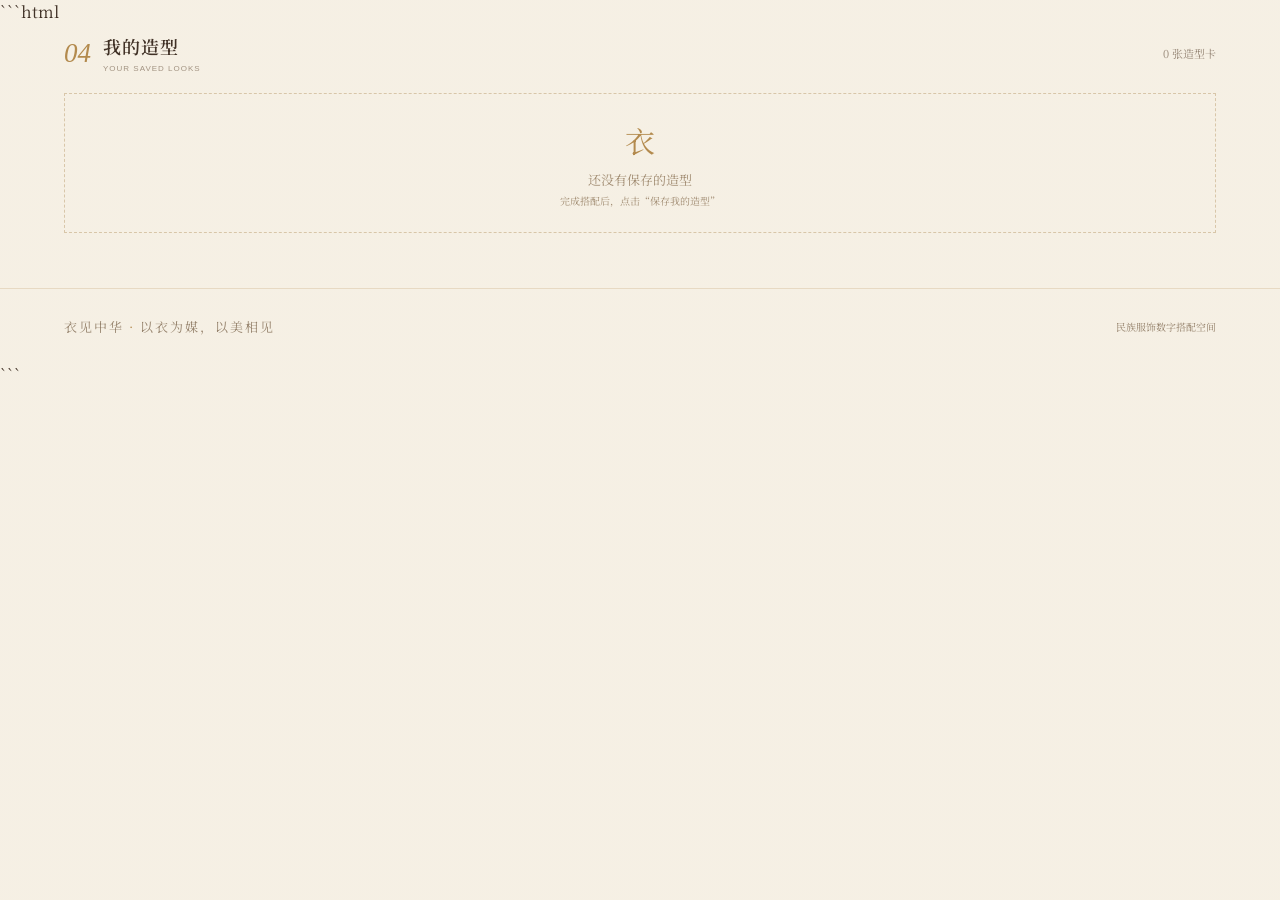
<file: record.html>
```html
<!DOCTYPE html>
<html lang="zh-CN">
<head>
  <meta charset="UTF-8">
  <meta name="viewport" content="width=device-width, initial-scale=1.0">
  <title>我的造型｜衣见中华</title>
  <link rel="stylesheet" href="style.css">
</head>
<body>

  <!-- 公共导航：下一步从 outfit.html 复制原有导航到这里 -->

  <main class="page-container">
    <section class="saved-section" id="saved">
      <div class="saved-heading">
        <div class="section-heading">
          <span class="section-number">04</span>
          <div>
            <h2>我的造型</h2>
            <p>YOUR SAVED LOOKS</p>
          </div>
        </div>
        <span class="saved-count" id="savedCount">0 张造型卡</span>
      </div>

      <div class="saved-grid" id="savedGrid">
        <div class="saved-empty">
          <span>衣</span>
          <p>还没有保存的造型</p>
          <small>完成搭配后，点击“保存我的造型”</small>
        </div>
      </div>
    </section>
  </main>

  <footer class="footer">
    <div class="footer-brand">衣见中华 <span>·</span> 以衣为媒，以美相见</div>
    <p>民族服饰数字搭配空间</p>
  </footer>

  <div class="toast" id="toast" role="status" aria-live="polite"></div>

  <script src="script.js"></script>
</body>
</html>
```
</file>
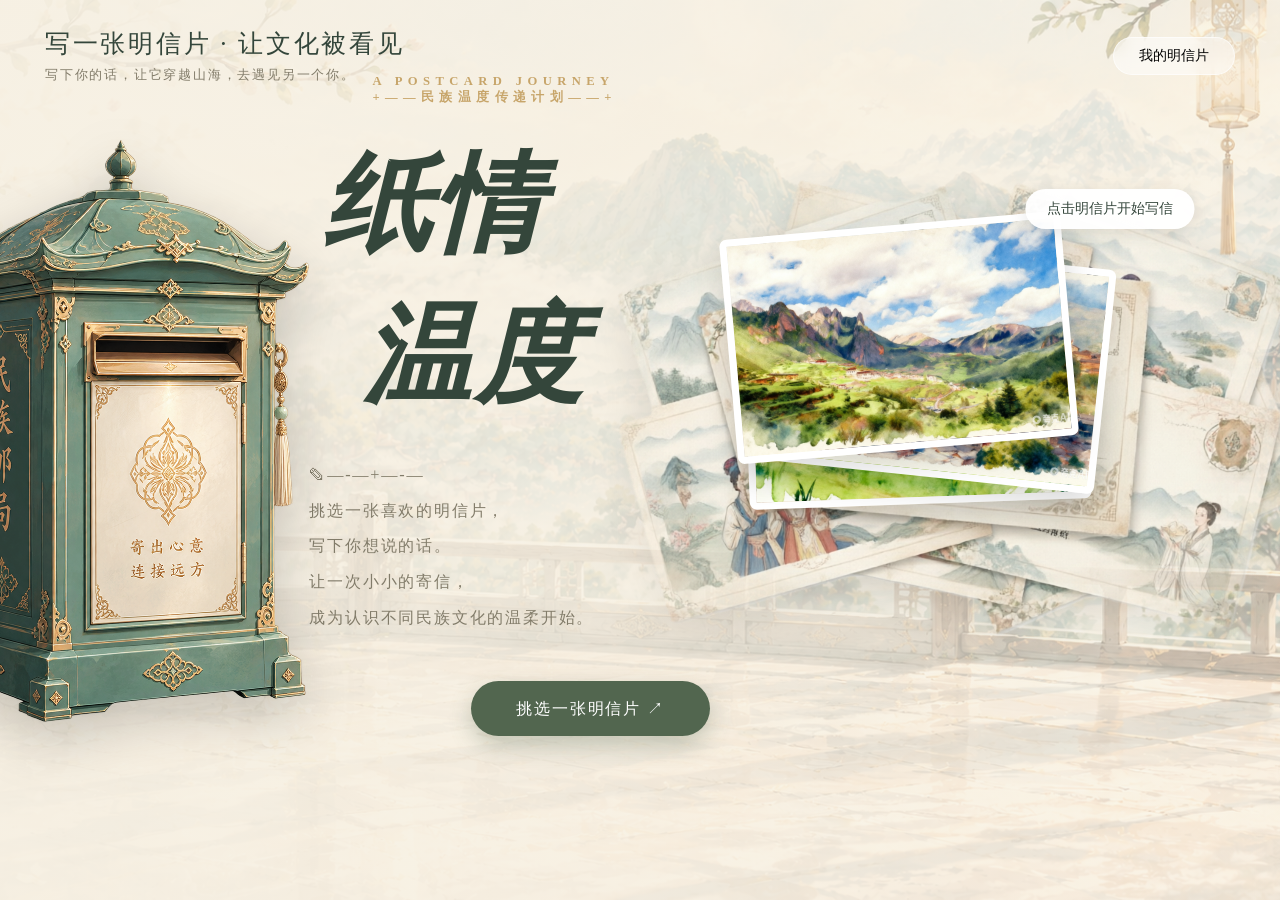
<file: 明信片/mxp.html>
<!doctype html>
<html lang="zh-CN">

<head>
  <meta charset="utf-8">
  <meta name="viewport" content="width=device-width,initial-scale=1">
  <title>衣见中华·民族邮局</title>
  <style>
    :root {
      --paper: #f6f0e3;
      --ink: #34463b;
      --muted: #827c6a;
      --primary: #52664f;
      --gold: #c7a56a;
      --line: #d8c8a9;
    }

    * {
      box-sizing: border-box;
      margin: 0;
      padding: 0;
    }

    body {
      margin: 0;
      color: var(--ink);
      font-family: "Noto Serif SC", "Songti SC", serif;
      min-height: 100vh;
      overflow: hidden;
      zoom: 0.9
    }

    /* 背景图与遮罩 */
    .bg-img {
      position: fixed;
      inset: 0;
      /* 这里替换你的背景图 */
      background: url("background.png") no-repeat center center;
      background-size: cover;
      z-index: 0;
    }

    .bg-img::after {
      content: '';
      position: absolute;
      inset: 0;
      background: linear-gradient(90deg, rgba(246, 240, 227, 0.95) 0%, rgba(246, 240, 227, 0.8) 50%, rgba(246, 240, 227, 0.5) 100%);
      pointer-events: none;
    }

    /* 顶部导航 */
    .header {
      position: absolute;
      top: 0;
      left: 0;
      right: 0;
      padding: 30px 50px;
      display: flex;
      justify-content: space-between;
      align-items: center;
      z-index: 10;
    }

    .brand h1 {
      font-size: 28px;
      font-weight: 500;
      letter-spacing: 3px;
    }

    .brand p {
      font-size: 14px;
      color: var(--muted);
      margin-top: 8px;
      letter-spacing: 2px;
    }

    .btn-album {
      border: 1px solid rgba(255, 255, 255, 0.6);
      background: rgba(255, 255, 255, 0.5);
      backdrop-filter: blur(8px);
      padding: 10px 28px;
      border-radius: 30px;
      font-size: 15px;
      cursor: pointer;
      transition: all 0.3s;
    }

    .btn-album:hover {
      background: #fff;
      border-color: var(--gold);
    }

    /* 主布局 */
    .main-container {
      position: relative;
      z-index: 5;
      display: flex;
      align-items: center;
      justify-content: space-between;
      width: 100%;
      max-width: 1500px;
      height: 100vh;
      margin: 0 auto;
      padding: 0 8%;
    }

    /* =========================================================
       ★★★ 【信箱大小与位置】在这里修改 ★★★
       ========================================================= */
    .mailbox-area {
      width: 700px;
      /* 信箱宽度 */
      height: 900px;
      /* 信箱高度 */
      position: relative;
      cursor: pointer;
      transition: transform 0.3s;
      margin-top: -130px;
      /* 上下位置微调 */
      margin-left: -330px;
    }

    .mailbox-area:hover {
      transform: scale(1.02);
    }

    .mailbox-img {
      width: 100%;
      height: 100%;
      /* 这里替换你的信箱贴图 */
      background: url("xingxiang\ 2.png") no-repeat center bottom;
      background-size: contain;
      filter: drop-shadow(0 20px 30px rgba(0, 0, 0, 0.2));
    }

    .mail-hint {
      position: absolute;
      top: 15%;
      left: 80%;
      background: rgba(255, 255, 255, 0.95);
      padding: 15px 25px;
      border-radius: 12px;
      border: 1px solid #fff;
      box-shadow: 0 10px 25px rgba(0, 0, 0, 0.08);
      opacity: 0;
      transform: translateX(-20px);
      transition: all 0.5s;
      pointer-events: none;
      white-space: nowrap;
    }

    .mailbox-area.has-mail .mail-hint {
      opacity: 1;
      transform: translateX(0);
    }

    .mail-hint .title {
      color: var(--primary);
      font-weight: bold;
      font-size: 16px;
      margin-bottom: 4px;
    }

    /* 中间文字 */
    .intro-area {
      flex: 1;
      max-width: 600px;
      display: flex;
      flex-direction: column;
      align-items: flex-start;
      margin-left: 40px;
    }

    .kicker {
      font-size: 14px;
      letter-spacing: 6px;
      color: var(--gold);
      margin-bottom: 25px;
      font-weight: bold;
      margin-left: -110px;
    }

    .intro-area h2 {
      font-size: 120px;
      font-weight: 700;
      color: var(--ink);

      /* 👇 稍微加大行高，错位排版才好看 */
      line-height: 1.4;
      letter-spacing: 4px;
      margin-bottom: 30px;

      /* 👇 加上这句实现斜体 */
      font-style: italic;
      /* 💡 小贴士：如果宋体自带的斜体看着不自然，可以注释掉上面那句，用下面的倾斜：
         transform: skewX(-10deg);  */

      /* 👇 加上这两行 */
      position: relative;
      left: -150px;
      /* 负数往左移，正数往右移。你可以改这个数值调距离 */
    }

    /* 👇 让两行变成块级元素，以便单独控制 */
    .intro-area h2 span {
      display: block;
      transition: transform 0.3s;


    }

    /* 👇 第一行：往左错位一点点 */
    .intro-area h2 .title-line1 {
      transform: translateX(-15px);
    }

    /* 👇 第二行：往右错位更多，形成阶梯感 */
    .intro-area h2 .title-line2 {
      transform: translateX(30px);
    }

    .intro-area p {
      font-size: 18px;
      color: var(--muted);
      line-height: 2.2;
      letter-spacing: 2px;
      margin-bottom: 50px;
      margin-left: -180px;
    }

    .btn-start {
      background: var(--primary);
      color: #fff;
      border: none;
      padding: 18px 50px;
      border-radius: 40px;
      font-size: 18px;
      letter-spacing: 2px;
      cursor: pointer;
      transition: all 0.3s;
      box-shadow: 0 10px 25px rgba(82, 102, 79, 0.3);
    }

    .btn-start:hover {
      background: #3e4f3b;
      transform: translateY(-3px);
    }

    /* 右侧明信片堆 */
    .stack-area {
      width: 500px;
      /* 建议把宽度放大一点，让底图更明显 */
      height: 400px;
      position: relative;
      cursor: pointer;
    }

    /* 👇 新增的底图样式 */
    .stack-bg {
      width: 100%;
      height: 100%;
      object-fit: contain;
      /* 保证图片完整显示 */
      position: absolute;
      inset: 0;
      z-index: 1;
      /* 在卡片底层 */
      pointer-events: none;
      transition: transform 0.3s;
      /* 给底图加一个浅浅的阴影 */
      filter: drop-shadow(0 15px 25px rgba(0, 0, 0, 0.15));
    }

    .stack-area:hover .stack-bg {
      transform: scale(1.02);
      /* 鼠标移上去时底图也微微放大 */
    }

    .stack-hint {
      position: absolute;
      top: -40px;
      /* 👈 这里往上提，数值越小越靠上 */
      left: 85%;
      /* 👈 水平居中 */
      transform: translateX(-50%);
      background: rgba(255, 255, 255, 0.95);
      padding: 12px 24px;
      border-radius: 25px;
      font-size: 15px;
      box-shadow: 0 5px 20px rgba(0, 0, 0, 0.1);
      animation: float 2s infinite alternate;
      white-space: nowrap;
      z-index: 10;
    }

    /* 修正悬浮动画，防止覆盖居中的 transform */
    @keyframes float {
      from {
        transform: translate(-50%, 0);
      }

      to {
        transform: translate(-50%, -10px);
      }
    }


    .card-piece {
      position: absolute;
      width: 380px;
      height: 250px;
      border-radius: 8px;
      box-shadow: 0 15px 35px rgba(0, 0, 0, 0.15);
      border: 8px solid #fff;
      /* 白边保留 */
      background: transparent;
      /* 取消原本的背景色 */
      transition: all 0.4s;

      /* 👇 新增两行，让里面的图片乖乖呆在白边里 */
      overflow: hidden;
      position: absolute;
      /* 确保绝对定位 */
    }

    /* 👇 新增：用伪元素装图片，并施加边缘渐隐 */
    .card-piece::before {
      content: "";
      position: absolute;
      inset: 0;
      /* 铺满内部 */

      /* 图片的显示方式 */
      background-size: cover;
      background-position: center;

      /* 👇 重点：边缘渐淡（羽化）效果。这里加 mask 不会影响外面的白边 */
      /*-webkit-mask-image: radial-gradient(ellipse at center, rgba(0, 0, 0, 1) 40%, rgba(0, 0, 0, 0) 100%);
      mask-image: radial-gradient(ellipse at center, rgba(0, 0, 0, 1) 40%, rgba(0, 0, 0, 0) 100%);*/

      /* 💡 补充：如果你只是想要单纯的“半透明透出背景”，不需要边缘渐隐，
         那就把上面两行 mask 删掉，换成：opacity: 0.5; 即可 */
    }


    /* 第一张图 */
    .card-piece:nth-child(2) {
      top: 0;
      left: 0;
      z-index: 3;
      transform: rotate(-5deg);
    }

    .card-piece:nth-child(2)::before {
      background-image: url("zang.png");
    }

    /* 第二张图 */
    .card-piece:nth-child(3) {
      top: 30px;
      left: 40px;
      z-index: 2;
      transform: rotate(6deg);
    }

    .card-piece:nth-child(3)::before {
      background-image: url("./miao.png");
    }

    /* 第三张图 */
    .card-piece:nth-child(4) {
      top: 60px;
      left: 20px;
      z-index: 1;
      transform: rotate(-2deg);
    }

    .card-piece:nth-child(4)::before {
      background-image: url("mong.png");
    }

    /* 👇 新增的底图样式 */
    .stack-bg {
      position: absolute;
      top: 50%;
      left: 50%;
      /* 将底图居中 */
      transform: translate(-50%, -50%);

      /* 宽高可以调大一点，让底图像个垫子一样铺开，溢出边界一点更好看 */
      width: 210%;
      height: 170%;
      object-fit: contain;

      /* 关键：层级设为 0，确保它在三张卡片 (z-index: 1,2,3) 的下方 */
      z-index: 0;
      pointer-events: none;
      /* 防止底图遮挡鼠标点击 */

      /* 稍微加一点阴影让它有厚度感 */
      filter: drop-shadow(0 15px 25px rgba(0, 0, 0, 0.15));

      /* 鼠标悬停时，底图也微微放大 */
      transition: transform 0.4s ease;

      /* 👇 新增：边缘虚化代码 👇 */
      /* 设置四周边缘透明，中间不透明的渐变遮罩 */
      -webkit-mask-image: radial-gradient(ellipse at center, rgba(0, 0, 0, 1) 40%, rgba(0, 0, 0, 0) 75%);
      mask-image: radial-gradient(ellipse at center, rgba(0, 0, 0, 1) 40%, rgba(0, 0, 0, 0) 75%);
    }

    .stack-area:hover .stack-bg {
      transform: translate(-50%, -50%) scale(1.03);
    }

    .stack-area:hover .card-piece:nth-child(2) {
      transform: translateY(-10px) rotate(-8deg);
    }

    .stack-area:hover .card-piece:nth-child(3) {
      transform: translateY(-5px) rotate(10deg);
    }

    /* =========================================================
       弹窗通用样式
       ========================================================= */
    .backdrop {
      position: fixed;
      inset: 0;
      /* 改成浅米色半透明，与信纸颜色融合 */
      background: rgba(246, 240, 227, 0.65);
      /* 增强毛玻璃模糊，让底图变柔和 */
      backdrop-filter: blur(15px);
      -webkit-backdrop-filter: blur(15px);
      display: none;
      align-items: center;
      justify-content: center;
      z-index: 50;
      padding: 16px;
    }

    .backdrop.show {
      display: flex;
    }

    .modal {
      width: min(900px, 100%);
      max-height: 92vh;
      overflow: auto;
      border: 1px solid var(--line);
      border-radius: 16px;
      background: #fdfbf7;
      box-shadow: 0 30px 100px rgba(0, 0, 0, 0.3);
      position: relative;
      padding: 30px;
    }

    .close {
      position: absolute;
      right: 20px;
      top: 20px;
      border: none;
      background: transparent;
      font-size: 24px;
      cursor: pointer;
      color: #aaa;
    }

    /* =========================================================
       选明信片弹窗 (复刻你给的代码)
       ========================================================= */
    .modal h3 {
      font-size: 24px;
      margin-bottom: 10px;
    }

    .modal p.subline {
      color: var(--muted);
      font-size: 14px;
      margin-bottom: 20px;
    }

    .choosegrid {
      display: grid;
      grid-template-columns: repeat(4, 1fr);
      gap: 15px;
    }

    .pick {
      border: 1px solid #d7c39e;
      background: #fffbf1;
      padding: 10px;
      border-radius: 8px;
      cursor: pointer;
      transition: all 0.2s;
    }



    /* 👇 新增：真实图片的样式 */
    .pick img {
      width: 100%;
      height: 160px;
      /* 和原来的高度保持一致 */
      object-fit: cover;
      /* 保证图片不变形 */
      border-radius: 4px;
      border: 1px solid #eee;
      display: block;
    }





    /* 用 CSS 绘制的明信片样式 (原代码) */
    .art {
      height: 160px;
      position: relative;
      overflow: hidden;
      background: linear-gradient(#cbd9d0 0 30%, #f0dfbc 30% 100%);
      border-radius: 4px;

      /* 👇 新增：边缘渐淡 */
      -webkit-mask-image: radial-gradient(ellipse at center, rgba(0, 0, 0, 1) 60%, rgba(0, 0, 0, 0) 100%);
      mask-image: radial-gradient(ellipse at center, rgba(0, 0, 0, 1) 60%, rgba(0, 0, 0, 0) 100%);
    }

    .art:before {
      content: "";
      position: absolute;
      left: -5%;
      right: -5%;
      bottom: 25%;
      height: 47%;
      background: linear-gradient(145deg, transparent 25%, #8b9d83 25.5% 43%, transparent 43.5%), linear-gradient(35deg, transparent 20%, #b4b998 20.5% 49%, transparent 49.5%), linear-gradient(150deg, transparent 48%, #718c76 48.5% 66%, transparent 66.5%);
    }

    .art:after {
      content: "";
      position: absolute;
      bottom: 0;
      left: 0;
      right: 0;
      height: 28%;
      background: linear-gradient(#d7b985, #eee0bd);
    }

    .figure {
      position: absolute;
      bottom: 17%;
      left: 38%;
      width: 17px;
      height: 45px;
      border-radius: 10px 10px 3px 3px;
      background: #b85e48;
      z-index: 2;
      box-shadow: 14px 4px 0 -2px #405e67;
    }

    .figure:before {
      content: "";
      position: absolute;
      top: -12px;
      left: 2px;
      width: 13px;
      height: 13px;
      border-radius: 50%;
      background: #d4a77e;
      border: 2px solid #394c42;
    }

    .figtitle {
      position: absolute;
      z-index: 3;
      top: 5px;
      left: 5px;
      writing-mode: vertical-rl;
      font-size: 10px;
      color: #76513b;
    }

    .stamp {
      position: absolute;
      right: 4px;
      top: 4px;
      border: 1px solid #bd805d;
      background: #f8e7c9;
      color: #a65d4a;
      font-size: 10px;
      padding: 3px;
      z-index: 3;
    }

    .pick span {
      display: block;
      margin-top: 10px;
      font-size: 14px;
      text-align: center;
      font-weight: bold;
    }


    /* =========================================================
       书写弹窗与巨型钢笔 (参考图2)
       ========================================================= */
    .write-modal {
      background: transparent;
      border: none;
      box-shadow: none;
      display: flex;
      align-items: center;
      justify-content: center;
      gap: 20px;
      width: 100%;
      max-width: 1300px;
      position: relative;
    }

    /* 信纸 */
    .paper-card {
      width: 800px;
      height: 550px;
      /* 你的背景图 */
      background: #fdfbf7 url("./xin.png") no-repeat center/cover;
      border-radius: 16px;
      /* 稍微加大圆角 */
      /* 使用三层柔和阴影代替生硬的黑影 */
      box-shadow:
        0 10px 30px rgba(0, 0, 0, 0.05),
        0 30px 60px rgba(0, 0, 0, 0.08),
        0 50px 100px rgba(0, 0, 0, 0.12);
      /* 如果你的图片自带一圈硬边，可以加一个细小的边框遮住它 */
      border: 1px solid rgba(255, 255, 255, 0.8);
      padding: 50px;
      position: relative;
      margin-left: 150px;
      /* 给左边钢笔留空间 */

      /* 添加微微的缩放动画，打开更自然 */
      transform: scale(0.95);
      transition: all 0.5s cubic-bezier(0.25, 1, 0.5, 1);

      /* 👇 新增：边缘渐淡（把中心留得更大，免得字看不清） */
      -webkit-mask-image: radial-gradient(ellipse at center, rgba(0, 0, 0, 1) 70%, rgba(0, 0, 0, 0) 100%);
      mask-image: radial-gradient(ellipse at center, rgba(0, 0, 0, 1) 70%, rgba(0, 0, 0, 0) 100%);
    }

    /* 弹窗显示时，信纸放大到正常比例 */
    .backdrop.show .paper-card {
      transform: scale(1);
    }

    .paper-card textarea {
      width: 100%;
      height: 100%;
      border: none;
      background: transparent;
      resize: none;
      font-family: inherit;
      font-size: 22px;
      line-height: 2.2;
      color: var(--ink);
      outline: none;
    }

    .char-count {
      position: absolute;
      bottom: 30px;
      right: 40px;
      font-size: 15px;
      color: var(--muted);
    }

    /* =========================================================
       ★★★ 【钢笔大小与位置】在这里修改 ★★★
       ========================================================= */
    .pen-container {
      position: absolute;
      left: 5%;
      /* 初始状态：靠屏幕左侧 */
      top: 20%;
      /* 初始状态：垂直居中 */
      transform: translateY(-50%);
      display: flex;
      flex-direction: column;
      align-items: center;
      gap: 20px;
      z-index: 60;
      cursor: pointer;
      /* 让容器平移变得平滑 */
      transition: left 0.8s cubic-bezier(0.34, 1.56, 0.64, 1),
        top 0.8s cubic-bezier(0.34, 1.56, 0.64, 1);
    }

    .pen-img {
      width: 600px;
      /* 钢笔宽度 */
      height: 1100px;
      /* 钢笔高度 */
      background: url("pen.png") no-repeat center bottom;
      background-size: contain;
      /* 默认状态：倾斜伸入 */
      transform: rotate(15deg);
      /* 让笔身旋转变得平滑 */
      transition: transform 0.8s cubic-bezier(0.34, 1.56, 0.64, 1);
      filter: drop-shadow(10px 15px 15px rgba(0, 0, 0, 0.3));
    }

    /* 点击后：钢笔飞向信纸写字的姿态 */
    .pen-container.writing {
      left: 75%;
      /* 🎯 目标位置：水平飞向中间偏左（对应信纸位置） */
      top: -35%;
      /* 🎯 目标位置：稍微往上飞一点（对应信纸高度） */
    }

    .pen-container.writing .pen-img {
      transform: rotate(45deg);
      /* 变成写字角度 */
    }

    /* 提示文字独立定位 */
    .pen-hint {
      position: absolute;
      left: 5%;
      /* 初始位置在左边钢笔旁边 */
      top: 10%;
      z-index: 70;
      background: #fff;
      padding: 12px 24px;
      border-radius: 30px;
      font-size: 16px;
      box-shadow: 0 8px 20px rgba(0, 0, 0, 0.1);
      border: 1px solid var(--gold);
      white-space: nowrap;
      /* 添加平滑移动动画 */
      transition: all 0.6s cubic-bezier(0.25, 1, 0.5, 1);
    }

    /* 当点击钢笔后，提示字飞到屏幕正上方，不遮挡信纸 */
    .pen-hint.active {
      left: 5%;
      top: 10%;
      transform: translateX(-50%);
      background: var(--primary);
      color: #fff;
      border-color: var(--primary);
      box-shadow: 0 10px 30px rgba(82, 102, 79, 0.4);
    }

    /* 倒计时弹窗 */
    .wait-box {
      text-align: center;
      padding: 50px;
    }

    .wait-box h3 {
      font-size: 24px;
      margin-bottom: 15px;
    }

    #seconds {
      font-size: 60px;
      color: var(--gold);
      font-weight: bold;
      margin: 20px 0;
    }

    /* 回信弹窗 */
    .reply-card {
      width: 750px;
      height: 520px;

      /* 👇 把原来的 url 删掉，换成这行半透明白色底 */
      background: rgba(255, 252, 245, 0.85);

      border-radius: 8px;
      padding: 60px;
      position: relative;
      box-shadow: 0 30px 60px rgba(0, 0, 0, 0.3);
      overflow: hidden;
      /* 防止里面的背景图溢出圆角 */
    }

    /* 👇 新增：专门用来放底图的层 */
    .reply-card::before {
      content: "";
      position: absolute;
      inset: 0;
      /* 这里填入你的底图路径 */
      background: url("xin.png") no-repeat center/cover;

      /* 👇 核心代码：调整这里的数值！ */
      /* 0 是全透明，1 是原图。0.3 ~ 0.5 之间能隐约看到山水，且不干扰文字 */
      opacity: 0.4;

      z-index: 0;
      /* 放在底层 */
    }

    .reply-text {
      position: relative;
      z-index: 1;
      /* 确保字在上面 */
      font-size: 20px;
      line-height: 2.2;
      white-space: pre-wrap;
      margin-bottom: 40px;
      color: #2c3e2e;
      /* 字体颜色可以稍微加深一点 */

      /* 💡 进阶神技：给文字加一圈极淡的白色发光，不管背景多花，字都能看清 */
      text-shadow: 0 2px 10px rgba(255, 255, 255, 0.9), 0 0 4px rgba(255, 255, 255, 1);
    }

    .reply-sign {
      position: relative;
      z-index: 1;
      /* 确保字在上面 */
      text-align: right;
      font-size: 18px;
      color: var(--muted);
    }



    /* 相册弹窗 */
    .album-modal {
      width: 900px;
      height: 650px;
      display: flex;
      flex-direction: column;
    }

    .tabs {
      display: flex;
      gap: 30px;
      margin-bottom: 20px;
      border-bottom: 1px solid #eee;
      padding-bottom: 15px;
    }

    .tab {
      border: none;
      background: none;
      font-size: 16px;
      cursor: pointer;
      color: var(--muted);
    }

    .tab.active {
      color: var(--primary);
      font-weight: bold;
      font-size: 18px;
    }

    .albumgrid {
      display: grid;
      grid-template-columns: repeat(3, 1fr);
      gap: 20px;
      overflow-y: auto;
      flex: 1;
    }

    .albumitem {
      background: #fff;
      border: 1px solid #eee;
      border-radius: 10px;
      padding: 15px;
      display: flex;
      flex-direction: column;
      gap: 10px;
      box-shadow: 0 5px 15px rgba(0, 0, 0, 0.05);
    }

    .albumitem .tag {
      font-size: 12px;
      color: #fff;
      background: var(--primary);
      padding: 4px 10px;
      border-radius: 12px;
      align-self: flex-start;
    }

    .albumitem .tag.recv {
      background: var(--gold);
    }

    .albumitem .text {
      font-size: 14px;
      line-height: 1.8;
      color: #444;
      display: -webkit-box;
      -webkit-box-orient: vertical;
      -webkit-line-clamp: 4;
      line-clamp: 4;
      /* 👈 加上这一行，波浪线就消失了 */
      overflow: hidden;
    }

    .albumitem .time {
      font-size: 12px;
      color: #999;
      text-align: right;
    }

    /* 提示 Toast */
    .toast {
      position: fixed;
      top: 40px;
      left: 50%;
      transform: translate(-50%, -20px);
      background: var(--primary);
      color: #fff;
      padding: 12px 30px;
      border-radius: 30px;
      font-size: 15px;
      opacity: 0;
      pointer-events: none;
      transition: all 0.3s;
      z-index: 99;
    }

    .toast.show {
      opacity: 1;
      transform: translate(-50%, 0);
    }
  </style>
</head>

<body>

  <div class="bg-img"></div>

  <header class="header">
    <div class="brand">
      <h1>写一张明信片 · 让文化被看见</h1>
      <p>写下你的话，让它穿越山海，去遇见另一个你。</p>
    </div>
    <button class="btn-album" id="btnAlbum">我的明信片</button>
  </header>

  <!-- 主页面 -->
  <div class="main-container">
    <!-- 左侧信箱 -->
    <div class="mailbox-area" id="mailbox">
      <div class="mailbox-img"></div>
      <div class="mail-hint">
        <div>
          <div class="title" id="hintTitle">有新信了</div>
          <div class="desc">点击查看回信</div>
        </div>
      </div>
    </div>

    <!-- 中间文字 -->
    <div class="intro-area">
      <div class="kicker">A POSTCARD JOURNEY<br>+——民族温度传递计划——+</div>
      <h2>
        <span class="title-line1">纸情</span>
        <span class="title-line2">温度</span>
      </h2>
      <p>✎—-—+—-—<br> 挑选一张喜欢的明信片，<br> 写下你想说的话。<br> 让一次小小的寄信，<br> 成为认识不同民族文化的温柔开始。</p>
      <button class="btn-start" id="btnStart">挑选一张明信片 ↗</button>
    </div>

    <!-- 右侧卡片 -->
    <div class="stack-area" id="stack">
      <div class="stack-hint">点击明信片开始写信</div>

      <div class="card-piece"></div>
      <div class="card-piece"></div>
      <div class="card-piece"></div>
      <img src="./ditu.png" class="stack-bg" alt="明信片底座">
    </div>
  </div>

  <!-- 弹窗：挑选明信片 -->
  <div class="backdrop" id="choose">
    <div class="modal">
      <button class="close" onclick="closeModal('choose')">×</button>
      <h3>选一张明信片</h3>
      <p class="subline">挑选一张你喜欢的画面，让这次相遇从这里开始。</p>
      <div class="choosegrid" id="choosegrid"></div>
    </div>
  </div>

  <!-- 弹窗：书写 -->
  <div class="backdrop" id="write">
    <div class="write-modal">
      <!-- 巨型钢笔（只留笔） -->
      <div class="pen-container" id="penContainer">
        <div class="pen-img"></div>
      </div>

      <!-- 提示文字单独拿出来了！ -->
      <div class="pen-hint" id="penHint">点击钢笔~开始书写</div>

      <!-- 信纸 -->
      <div class="paper-card">
        <button class="close" style="position: absolute; top: 20px; right: 20px; z-index: 10; color: #666;"
          onclick="closeModal('write')">×</button>
        <textarea id="userMessage" maxlength="200" placeholder="在此写下你对少数民族朋友的祝福……"></textarea>
        <div class="char-count"><span id="count">0</span> / 200</div>
      </div>
    </div>
  </div>
  <!-- 弹窗：倒计时 -->
  <div class="backdrop" id="wait">
    <div class="modal wait-box">
      <h3>明信片正在旅途中</h3>
      <p class="subline">信件已经寄出，远方的朋友正在为你准备回信。</p>
      <div id="seconds">5</div>
      <p>正在寄送中……</p>
    </div>
  </div>

  <!-- 弹窗：回信 -->
  <div class="backdrop" id="reply">
    <div class="reply-card">
      <button class="close" onclick="closeModal('reply')">×</button>
      <div class="reply-text" id="replytext"></div>
      <div class="reply-sign" id="sign"></div>
    </div>
  </div>

  <!-- 弹窗：相册 -->
  <div class="backdrop" id="album">
    <div class="modal album-modal">
      <button class="close" onclick="closeModal('album')">×</button>
      <h3>我的明信片</h3>
      <div class="tabs">
        <button class="tab active" data-tab="all">全部</button>
        <button class="tab" data-tab="sent">我寄出的</button>
        <button class="tab" data-tab="received">收到的回信</button>
      </div>
      <div class="albumgrid" id="albumgrid"></div>
    </div>
  </div>

  <div class="toast" id="toast"></div>

  <script>
    // 数据
    const cards = [
      { title: "天边草原", img: "mong.png", color: "#849780" }, // 第一张：蒙古族
      { title: "苗岭银歌", img: "miao.png", color: "#c58a67" },      // 第二张：苗族
      { title: "丝路花语", img: "wei.png", color: "#657f7a" },   // 第三张：维吾尔族
      { title: "绿域梵音", img: "zang.png", color: "#b28b59" }    // 第四张：藏族
    ];
    const replies = [
      // —— 原有的 3 条 ——
      { text: "亲爱的朋友：\n\n你的明信片我收到了。\n谢谢你用这样的方式认识我。\n希望你在探索不同文化的旅途中，一直保有好奇，也收获温暖。\n\n愿你所见皆美好。", sign: "—— 来自贵州的朋友" },
      { text: "你好呀！\n\n很开心收到你的问候。\n每一件衣裳、每一种手艺，都藏着人们对生活的热爱。\n希望有一天，我们能分享更多关于家乡与传统的故事。", sign: "—— 来自云南的朋友" },
      { text: "远方的朋友，你好：\n\n谢谢你愿意停下来，看看不同地方的人们如何生活。\n愿这张小小的明信片，让我们的距离近一点。", sign: "—— 来自广西的朋友" },

      // —— 新增的 5 条 ——
      { text: "扎西德勒！\n\n你的来信跨越了千山万水来到了雪域高原。\n这里的阳光很暖，经幡在风中飞扬。\n愿这份来自高原的祝福，能护佑你岁岁平安，万事胜意。", sign: "—— 来自西藏的朋友" },
      { text: "远方的朋友，你好！\n\n很高兴能收到你的明信片。\n此刻我们这里正飘着瓜果的甜香，人们在葡萄架下跳着舞。\n如果有一天你来到这里，我一定请你吃最甜的哈密瓜！", sign: "—— 来自新疆的朋友" },
      { text: "见字如面：\n\n收到你的来信啦。\n我们这里的苗岭上开满了花，姑娘们身上的银饰叮当响。\n希望你也像这山间的风一样，自由、快乐、无拘无束。", sign: "—— 来自贵州的朋友" },
      { text: "朋友，你好：\n\n在辽阔的草原上读你的信，是一件很浪漫的事。\n马头琴的旋律在风中飘荡，夜晚的星空格外明亮。\n愿你拥有一颗像草原一样宽广、自由的心。", sign: "—— 来自内蒙古的朋友" },
      { text: "嗨，远方的朋友：\n\n谢谢你的问候。\n这里的苍山洱海很美，时光也很慢。\n我们一针一线地扎染出美丽的图案，就像你一字一句写下这封信一样用心。\n祝好！", sign: "—— 来自云南的朋友" }
    ];

    let selected = 0, sent = [], received = [], tab = "all", latest = null;
    let state = 'initial'; // 控制钢笔的点击状态

    const $ = id => document.getElementById(id);

    // 生成假明信片 HTML
    function art(c, i) {
      return `<div class="art" style="background:linear-gradient(${155 + i * 13}deg,${c.color}66,#f1dfbd 65%,#d5d8c3)">
                <span class="figtitle">${c.title}</span>
                <span class="stamp">邮</span>
                <span class="figure" style="background:${c.color}"></span>
              </div>`;
    }

    function closeModal(id) {
      $(id).classList.remove("show");
      // 如果是关闭书写弹窗，重置状态
      if (id === 'write') {
        $('penContainer').classList.remove('writing');
        $('penHint').textContent = "点击钢笔~开始书写";
        state = 'initial';
      }
    }
    function openModal(id) { $(id).classList.add("show"); }

    function toast(t) {
      $("toast").textContent = t;
      $("toast").classList.add("show");
      setTimeout(() => $("toast").classList.remove("show"), 2300);
    }

    // 1. 打开选图弹窗
    function openChoose() {
      $("choosegrid").innerHTML = cards.map((c, i) => `
        <button class="pick" onclick="pick(${i})">
          <!-- 👇 这里直接使用真实图片 -->
          <img src="${c.img}" alt="${c.title}">
          <span>${c.title}</span>
        </button>
      `).join("");
      openModal("choose");
    }

    $("btnStart").onclick = openChoose;
    $("stack").onclick = openChoose;

    // 2. 选中明信片，进入书写
    function pick(i) {
      selected = i;
      closeModal("choose");
      openModal("write");

      // 重置书写状态
      $("userMessage").value = "";
      $("count").textContent = "0";
      state = 'initial';
      $('penContainer').classList.remove('writing');
      $('penHint').textContent = "点击钢笔~开始书写";
    }

    // 字数统计
    $("userMessage").oninput = () => $("count").textContent = $("userMessage").value.length;

    // 3. 钢笔交互逻辑
    $("penContainer").addEventListener('click', () => {
      if (state === 'initial') {
        // 第一次点击：钢笔落下
        $('penContainer').classList.add('writing');
        $('penHint').textContent = "点击钢笔~寄出信件";
        $('userMessage').focus();
        state = 'writing';
      } else if (state === 'writing') {
        // 第二次点击：寄出
        if ($("userMessage").value.trim() === '') {
          toast("先写下一句想说的话吧");
          $("userMessage").focus();
          return;
        }
        sendMail();
      }
    });

    // 4. 寄出与倒计时
    function sendMail() {
      const message = $("userMessage").value.trim();
      sent.unshift({ card: cards[selected], message, date: new Date().toLocaleDateString(), type: "sent" });

      closeModal("write");
      openModal("wait");

      let n = 5;
      $("seconds").textContent = n;

      const t = setInterval(() => {
        n--;
        $("seconds").textContent = n;
        if (n <= 0) {
          clearInterval(t);
          closeModal("wait");

          // 随机生成回信
          latest = replies[Math.floor(Math.random() * replies.length)];
          received.unshift({ card: cards[Math.floor(Math.random() * cards.length)], ...latest, date: new Date().toLocaleDateString(), type: "received" });

          // 信箱闪烁
          $("mailbox").classList.add("has-mail");
          $("hintTitle").textContent = "叮咚！有新信了";

          // 直接弹出回信
          $("replytext").textContent = latest.text;
          $("sign").textContent = latest.sign;
          openModal("reply");
          toast("叮咚！你收到一封回信");
        }
      }, 1000);
    }

    // 5. 点击信箱查看回信
    $("mailbox").onclick = () => {
      if (received.length) {
        const r = received[0];
        $("replytext").textContent = r.text;
        $("sign").textContent = r.sign;
        openModal("reply");
        $("mailbox").classList.remove("has-mail");
      } else {
        toast("信箱还没有新回信，先寄出一张明信片吧");
      }
    };

    // 6. 相册功能
    $("btnAlbum").onclick = () => {
      renderAlbum();
      openModal("album");
    };

    document.querySelectorAll('.tab').forEach(b => {
      b.onclick = (e) => {
        tab = e.target.dataset.tab;
        document.querySelectorAll('.tab').forEach(x => x.classList.remove('active'));
        e.target.classList.add('active');
        renderAlbum();
      };
    });

    function renderAlbum() {
      let a = [...sent, ...received];
      if (tab === "sent") a = sent;
      if (tab === "received") a = received;

      const grid = $("albumgrid");

      if (a.length === 0) {
        grid.innerHTML = '<div style="grid-column:1/-1;text-align:center;padding:50px;color:#999;">这里还空着，快去寄出第一张明信片吧～</div>';
        return;
      }

      grid.innerHTML = a.map(x => `
        <div class="albumitem">
          <div class="tag ${x.type === 'received' ? 'recv' : ''}">${x.type === 'sent' ? '我寄出的' : '收到的回信'}</div>
          <div class="text">${(x.message || x.text || "").replace(/\n/g, '<br>')}</div>
          <div class="time">${x.date}</div>
        </div>
      `).join('');
    }

  </script>
</body>

</html>
</file>
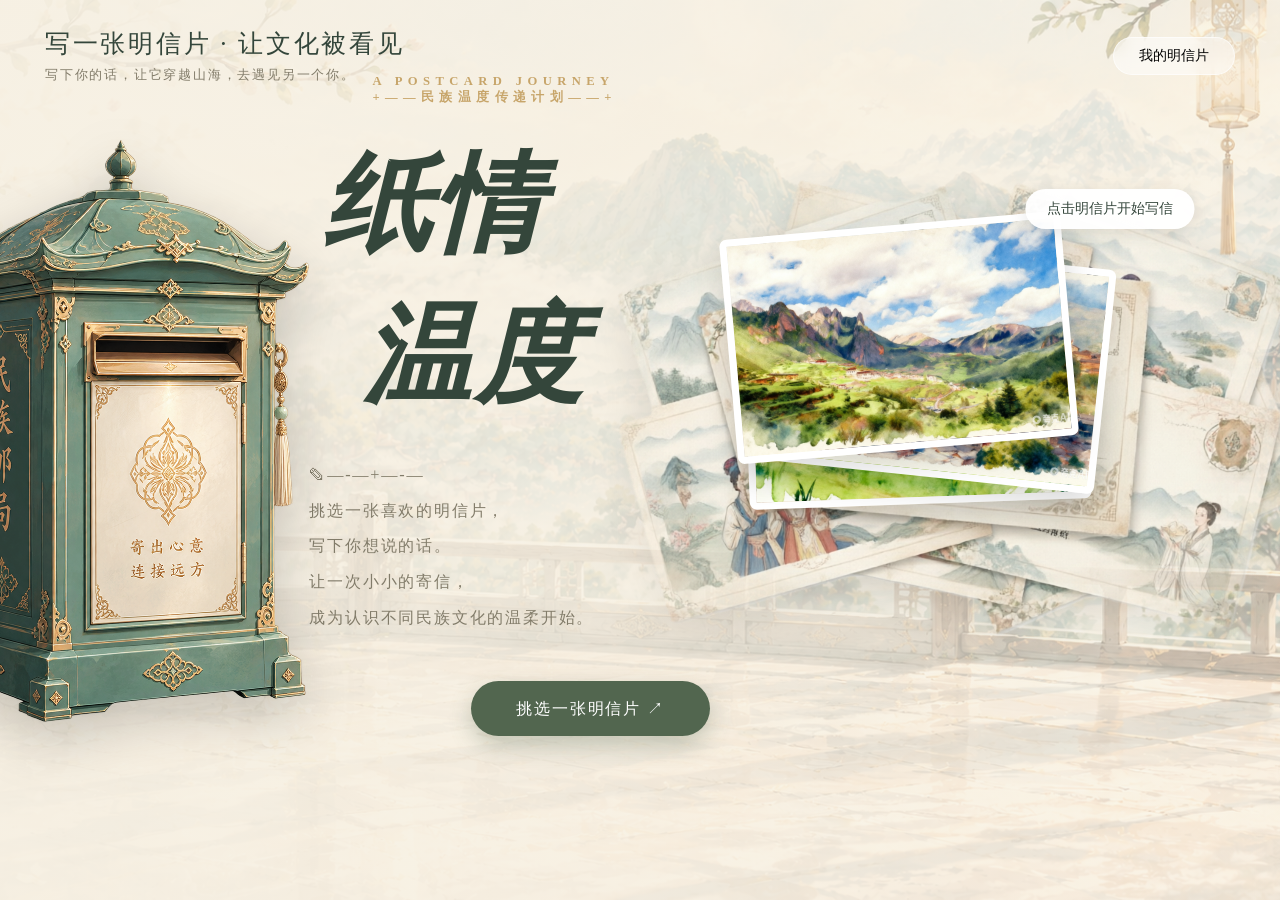
<file: 明信片/mxp2.html>
<!doctype html>
<html lang="zh-CN">

<head>
  <meta charset="utf-8">
  <meta name="viewport" content="width=device-width,initial-scale=1">
  <title>衣见中华·民族邮局</title>
  <style>
    :root {
      --paper: #f6f0e3;
      --ink: #34463b;
      --muted: #827c6a;
      --primary: #52664f;
      --gold: #c7a56a;
      --line: #d8c8a9;
    }

    * {
      box-sizing: border-box;
      margin: 0;
      padding: 0;
    }

    body {
      margin: 0;
      color: var(--ink);
      font-family: "Noto Serif SC", "Songti SC", serif;
      min-height: 100vh;
      overflow: hidden;
      zoom: 0.9
    }

    /* 背景图与遮罩 */
    .bg-img {
      position: fixed;
      inset: 0;
      /* 这里替换你的背景图 */
      background: url("background.png") no-repeat center center;
      background-size: cover;
      z-index: 0;
    }

    .bg-img::after {
      content: '';
      position: absolute;
      inset: 0;
      background: linear-gradient(90deg, rgba(246, 240, 227, 0.95) 0%, rgba(246, 240, 227, 0.8) 50%, rgba(246, 240, 227, 0.5) 100%);
      pointer-events: none;
    }

    /* 顶部导航 */
    .header {
      position: absolute;
      top: 0;
      left: 0;
      right: 0;
      padding: 30px 50px;
      display: flex;
      justify-content: space-between;
      align-items: center;
      z-index: 10;
    }

    .brand h1 {
      font-size: 28px;
      font-weight: 500;
      letter-spacing: 3px;
    }

    .brand p {
      font-size: 14px;
      color: var(--muted);
      margin-top: 8px;
      letter-spacing: 2px;
    }

    .btn-album {
      border: 1px solid rgba(255, 255, 255, 0.6);
      background: rgba(255, 255, 255, 0.5);
      backdrop-filter: blur(8px);
      padding: 10px 28px;
      border-radius: 30px;
      font-size: 15px;
      cursor: pointer;
      transition: all 0.3s;
    }

    .btn-album:hover {
      background: #fff;
      border-color: var(--gold);
    }

    /* 主布局 */
    .main-container {
      position: relative;
      z-index: 5;
      display: flex;
      align-items: center;
      justify-content: space-between;
      width: 100%;
      max-width: 1500px;
      height: 100vh;
      margin: 0 auto;
      padding: 0 8%;
    }

    /* =========================================================
       ★★★ 【信箱大小与位置】在这里修改 ★★★
       ========================================================= */
    .mailbox-area {
      width: 700px;
      /* 信箱宽度 */
      height: 900px;
      /* 信箱高度 */
      position: relative;
      cursor: pointer;
      transition: transform 0.3s;
      margin-top: -130px;
      /* 上下位置微调 */
      margin-left: -330px;
    }

    .mailbox-area:hover {
      transform: scale(1.02);
    }

    .mailbox-img {
      width: 100%;
      height: 100%;
      /* 这里替换你的信箱贴图 */
      background: url("xingxiang\ 2.png") no-repeat center bottom;
      background-size: contain;
      filter: drop-shadow(0 20px 30px rgba(0, 0, 0, 0.2));
    }

    .mail-hint {
      position: absolute;
      top: 15%;
      left: 80%;
      background: rgba(255, 255, 255, 0.95);
      padding: 15px 25px;
      border-radius: 12px;
      border: 1px solid #fff;
      box-shadow: 0 10px 25px rgba(0, 0, 0, 0.08);
      opacity: 0;
      transform: translateX(-20px);
      transition: all 0.5s;
      pointer-events: none;
      white-space: nowrap;
    }

    .mailbox-area.has-mail .mail-hint {
      opacity: 1;
      transform: translateX(0);
    }

    .mail-hint .title {
      color: var(--primary);
      font-weight: bold;
      font-size: 16px;
      margin-bottom: 4px;
    }

    /* 中间文字 */
    .intro-area {
      flex: 1;
      max-width: 600px;
      display: flex;
      flex-direction: column;
      align-items: flex-start;
      margin-left: 40px;
    }

    .kicker {
      font-size: 14px;
      letter-spacing: 6px;
      color: var(--gold);
      margin-bottom: 25px;
      font-weight: bold;
      margin-left: -110px;
    }

    .intro-area h2 {
      font-size: 120px;
      font-weight: 700;
      color: var(--ink);

      /* 👇 稍微加大行高，错位排版才好看 */
      line-height: 1.4;
      letter-spacing: 4px;
      margin-bottom: 30px;

      /* 👇 加上这句实现斜体 */
      font-style: italic;
      /* 💡 小贴士：如果宋体自带的斜体看着不自然，可以注释掉上面那句，用下面的倾斜：
         transform: skewX(-10deg);  */

      /* 👇 加上这两行 */
      position: relative;
      left: -150px;
      /* 负数往左移，正数往右移。你可以改这个数值调距离 */
    }

    /* 👇 让两行变成块级元素，以便单独控制 */
    .intro-area h2 span {
      display: block;
      transition: transform 0.3s;


    }

    /* 👇 第一行：往左错位一点点 */
    .intro-area h2 .title-line1 {
      transform: translateX(-15px);
    }

    /* 👇 第二行：往右错位更多，形成阶梯感 */
    .intro-area h2 .title-line2 {
      transform: translateX(30px);
    }

    .intro-area p {
      font-size: 18px;
      color: var(--muted);
      line-height: 2.2;
      letter-spacing: 2px;
      margin-bottom: 50px;
      margin-left: -180px;
    }

    .btn-start {
      background: var(--primary);
      color: #fff;
      border: none;
      padding: 18px 50px;
      border-radius: 40px;
      font-size: 18px;
      letter-spacing: 2px;
      cursor: pointer;
      transition: all 0.3s;
      box-shadow: 0 10px 25px rgba(82, 102, 79, 0.3);
    }

    .btn-start:hover {
      background: #3e4f3b;
      transform: translateY(-3px);
    }

    /* 右侧明信片堆 */
    .stack-area {
      width: 500px;
      /* 建议把宽度放大一点，让底图更明显 */
      height: 400px;
      position: relative;
      cursor: pointer;
    }

    /* 👇 新增的底图样式 */
    .stack-bg {
      width: 100%;
      height: 100%;
      object-fit: contain;
      /* 保证图片完整显示 */
      position: absolute;
      inset: 0;
      z-index: 1;
      /* 在卡片底层 */
      pointer-events: none;
      transition: transform 0.3s;
      /* 给底图加一个浅浅的阴影 */
      filter: drop-shadow(0 15px 25px rgba(0, 0, 0, 0.15));
    }

    .stack-area:hover .stack-bg {
      transform: scale(1.02);
      /* 鼠标移上去时底图也微微放大 */
    }

    .stack-hint {
      position: absolute;
      top: -40px;
      /* 👈 这里往上提，数值越小越靠上 */
      left: 85%;
      /* 👈 水平居中 */
      transform: translateX(-50%);
      background: rgba(255, 255, 255, 0.95);
      padding: 12px 24px;
      border-radius: 25px;
      font-size: 15px;
      box-shadow: 0 5px 20px rgba(0, 0, 0, 0.1);
      animation: float 2s infinite alternate;
      white-space: nowrap;
      z-index: 10;
    }

    /* 修正悬浮动画，防止覆盖居中的 transform */
    @keyframes float {
      from {
        transform: translate(-50%, 0);
      }

      to {
        transform: translate(-50%, -10px);
      }
    }


    .card-piece {
      position: absolute;
      width: 380px;
      height: 250px;
      border-radius: 8px;
      box-shadow: 0 15px 35px rgba(0, 0, 0, 0.15);
      border: 8px solid #fff;
      /* 白边保留 */
      background: transparent;
      /* 取消原本的背景色 */
      transition: all 0.4s;

      /* 👇 新增两行，让里面的图片乖乖呆在白边里 */
      overflow: hidden;
      position: absolute;
      /* 确保绝对定位 */
    }

    /* 👇 新增：用伪元素装图片，并施加边缘渐隐 */
    .card-piece::before {
      content: "";
      position: absolute;
      inset: 0;
      /* 铺满内部 */

      /* 图片的显示方式 */
      background-size: cover;
      background-position: center;

      /* 👇 重点：边缘渐淡（羽化）效果。这里加 mask 不会影响外面的白边 */
      /*-webkit-mask-image: radial-gradient(ellipse at center, rgba(0, 0, 0, 1) 40%, rgba(0, 0, 0, 0) 100%);
      mask-image: radial-gradient(ellipse at center, rgba(0, 0, 0, 1) 40%, rgba(0, 0, 0, 0) 100%);*/

      /* 💡 补充：如果你只是想要单纯的“半透明透出背景”，不需要边缘渐隐，
         那就把上面两行 mask 删掉，换成：opacity: 0.5; 即可 */
    }


    /* 第一张图 */
    .card-piece:nth-child(2) {
      top: 0;
      left: 0;
      z-index: 3;
      transform: rotate(-5deg);
    }

    .card-piece:nth-child(2)::before {
      background-image: url("zang.png");
    }

    /* 第二张图 */
    .card-piece:nth-child(3) {
      top: 30px;
      left: 40px;
      z-index: 2;
      transform: rotate(6deg);
    }

    .card-piece:nth-child(3)::before {
      background-image: url("./miao.png");
    }

    /* 第三张图 */
    .card-piece:nth-child(4) {
      top: 60px;
      left: 20px;
      z-index: 1;
      transform: rotate(-2deg);
    }

    .card-piece:nth-child(4)::before {
      background-image: url("mong.png");
    }

    /* 👇 新增的底图样式 */
    .stack-bg {
      position: absolute;
      top: 50%;
      left: 50%;
      /* 将底图居中 */
      transform: translate(-50%, -50%);

      /* 宽高可以调大一点，让底图像个垫子一样铺开，溢出边界一点更好看 */
      width: 210%;
      height: 170%;
      object-fit: contain;

      /* 关键：层级设为 0，确保它在三张卡片 (z-index: 1,2,3) 的下方 */
      z-index: 0;
      pointer-events: none;
      /* 防止底图遮挡鼠标点击 */

      /* 稍微加一点阴影让它有厚度感 */
      filter: drop-shadow(0 15px 25px rgba(0, 0, 0, 0.15));

      /* 鼠标悬停时，底图也微微放大 */
      transition: transform 0.4s ease;

      /* 👇 新增：边缘虚化代码 👇 */
      /* 设置四周边缘透明，中间不透明的渐变遮罩 */
      -webkit-mask-image: radial-gradient(ellipse at center, rgba(0, 0, 0, 1) 40%, rgba(0, 0, 0, 0) 75%);
      mask-image: radial-gradient(ellipse at center, rgba(0, 0, 0, 1) 40%, rgba(0, 0, 0, 0) 75%);
    }

    .stack-area:hover .stack-bg {
      transform: translate(-50%, -50%) scale(1.03);
    }

    .stack-area:hover .card-piece:nth-child(2) {
      transform: translateY(-10px) rotate(-8deg);
    }

    .stack-area:hover .card-piece:nth-child(3) {
      transform: translateY(-5px) rotate(10deg);
    }

    /* =========================================================
       弹窗通用样式
       ========================================================= */
    .backdrop {
      position: fixed;
      inset: 0;
      /* 改成浅米色半透明，与信纸颜色融合 */
      background: rgba(246, 240, 227, 0.65);
      /* 增强毛玻璃模糊，让底图变柔和 */
      backdrop-filter: blur(15px);
      -webkit-backdrop-filter: blur(15px);
      display: none;
      align-items: center;
      justify-content: center;
      z-index: 50;
      padding: 16px;
    }

    .backdrop.show {
      display: flex;
    }

    .modal {
      width: min(900px, 100%);
      max-height: 92vh;
      overflow: auto;
      border: 1px solid var(--line);
      border-radius: 16px;
      background: #fdfbf7;
      box-shadow: 0 30px 100px rgba(0, 0, 0, 0.3);
      position: relative;
      padding: 30px;
    }

    .close {
      position: absolute;
      right: 20px;
      top: 20px;
      border: none;
      background: transparent;
      font-size: 24px;
      cursor: pointer;
      color: #aaa;
    }

    /* =========================================================
       选明信片弹窗 (复刻你给的代码)
       ========================================================= */
    .modal h3 {
      font-size: 24px;
      margin-bottom: 10px;
    }

    .modal p.subline {
      color: var(--muted);
      font-size: 14px;
      margin-bottom: 20px;
    }

    .choosegrid {
      display: grid;
      grid-template-columns: repeat(4, 1fr);
      gap: 15px;
    }

    .pick {
      border: 1px solid #d7c39e;
      background: #fffbf1;
      padding: 10px;
      border-radius: 8px;
      cursor: pointer;
      transition: all 0.2s;
    }



    /* 👇 新增：真实图片的样式 */
    .pick img {
      width: 100%;
      height: 160px;
      /* 和原来的高度保持一致 */
      object-fit: cover;
      /* 保证图片不变形 */
      border-radius: 4px;
      border: 1px solid #eee;
      display: block;
    }





    /* 用 CSS 绘制的明信片样式 (原代码) */
    .art {
      height: 160px;
      position: relative;
      overflow: hidden;
      background: linear-gradient(#cbd9d0 0 30%, #f0dfbc 30% 100%);
      border-radius: 4px;

      /* 👇 新增：边缘渐淡 */
      -webkit-mask-image: radial-gradient(ellipse at center, rgba(0, 0, 0, 1) 60%, rgba(0, 0, 0, 0) 100%);
      mask-image: radial-gradient(ellipse at center, rgba(0, 0, 0, 1) 60%, rgba(0, 0, 0, 0) 100%);
    }

    .art:before {
      content: "";
      position: absolute;
      left: -5%;
      right: -5%;
      bottom: 25%;
      height: 47%;
      background: linear-gradient(145deg, transparent 25%, #8b9d83 25.5% 43%, transparent 43.5%), linear-gradient(35deg, transparent 20%, #b4b998 20.5% 49%, transparent 49.5%), linear-gradient(150deg, transparent 48%, #718c76 48.5% 66%, transparent 66.5%);
    }

    .art:after {
      content: "";
      position: absolute;
      bottom: 0;
      left: 0;
      right: 0;
      height: 28%;
      background: linear-gradient(#d7b985, #eee0bd);
    }

    .figure {
      position: absolute;
      bottom: 17%;
      left: 38%;
      width: 17px;
      height: 45px;
      border-radius: 10px 10px 3px 3px;
      background: #b85e48;
      z-index: 2;
      box-shadow: 14px 4px 0 -2px #405e67;
    }

    .figure:before {
      content: "";
      position: absolute;
      top: -12px;
      left: 2px;
      width: 13px;
      height: 13px;
      border-radius: 50%;
      background: #d4a77e;
      border: 2px solid #394c42;
    }

    .figtitle {
      position: absolute;
      z-index: 3;
      top: 5px;
      left: 5px;
      writing-mode: vertical-rl;
      font-size: 10px;
      color: #76513b;
    }

    .stamp {
      position: absolute;
      right: 4px;
      top: 4px;
      border: 1px solid #bd805d;
      background: #f8e7c9;
      color: #a65d4a;
      font-size: 10px;
      padding: 3px;
      z-index: 3;
    }

    .pick span {
      display: block;
      margin-top: 10px;
      font-size: 14px;
      text-align: center;
      font-weight: bold;
    }


    /* =========================================================
       书写弹窗与巨型钢笔 (参考图2)
       ========================================================= */
    .write-modal {
      background: transparent;
      border: none;
      box-shadow: none;
      display: flex;
      align-items: center;
      justify-content: center;
      gap: 20px;
      width: 100%;
      max-width: 1300px;
      position: relative;
    }

    /* 信纸 */
    .paper-card {
      width: 800px;
      height: 550px;
      /* 你的背景图 */
      background: #fdfbf7 url("./xin.png") no-repeat center/cover;
      border-radius: 16px;
      /* 稍微加大圆角 */
      /* 使用三层柔和阴影代替生硬的黑影 */
      box-shadow:
        0 10px 30px rgba(0, 0, 0, 0.05),
        0 30px 60px rgba(0, 0, 0, 0.08),
        0 50px 100px rgba(0, 0, 0, 0.12);
      /* 如果你的图片自带一圈硬边，可以加一个细小的边框遮住它 */
      border: 1px solid rgba(255, 255, 255, 0.8);
      padding: 50px;
      position: relative;
      margin-left: 150px;
      /* 给左边钢笔留空间 */

      /* 添加微微的缩放动画，打开更自然 */
      transform: scale(0.95);
      transition: all 0.5s cubic-bezier(0.25, 1, 0.5, 1);

      /* 👇 新增：边缘渐淡（把中心留得更大，免得字看不清） */
      -webkit-mask-image: radial-gradient(ellipse at center, rgba(0, 0, 0, 1) 70%, rgba(0, 0, 0, 0) 100%);
      mask-image: radial-gradient(ellipse at center, rgba(0, 0, 0, 1) 70%, rgba(0, 0, 0, 0) 100%);
    }

    /* 弹窗显示时，信纸放大到正常比例 */
    .backdrop.show .paper-card {
      transform: scale(1);
    }

    .paper-card textarea {
      width: 100%;
      height: 100%;
      border: none;
      background: transparent;
      resize: none;
      font-family: inherit;
      font-size: 22px;
      line-height: 2.2;
      color: var(--ink);
      outline: none;
    }

    .char-count {
      position: absolute;
      bottom: 30px;
      right: 40px;
      font-size: 15px;
      color: var(--muted);
    }

    /* =========================================================
       ★★★ 【钢笔大小与位置】在这里修改 ★★★
       ========================================================= */
    .pen-container {
      position: absolute;
      left: 5%;
      /* 初始状态：靠屏幕左侧 */
      top: 20%;
      /* 初始状态：垂直居中 */
      transform: translateY(-50%);
      display: flex;
      flex-direction: column;
      align-items: center;
      gap: 20px;
      z-index: 60;
      cursor: pointer;
      /* 让容器平移变得平滑 */
      transition: left 0.8s cubic-bezier(0.34, 1.56, 0.64, 1),
        top 0.8s cubic-bezier(0.34, 1.56, 0.64, 1);
    }

    .pen-img {
      width: 600px;
      /* 钢笔宽度 */
      height: 1100px;
      /* 钢笔高度 */
      background: url("pen.png") no-repeat center bottom;
      background-size: contain;
      /* 默认状态：倾斜伸入 */
      transform: rotate(15deg);
      /* 让笔身旋转变得平滑 */
      transition: transform 0.8s cubic-bezier(0.34, 1.56, 0.64, 1);
      filter: drop-shadow(10px 15px 15px rgba(0, 0, 0, 0.3));
    }

    /* 点击后：钢笔飞向信纸写字的姿态 */
    .pen-container.writing {
      left: 75%;
      /* 🎯 目标位置：水平飞向中间偏左（对应信纸位置） */
      top: -35%;
      /* 🎯 目标位置：稍微往上飞一点（对应信纸高度） */
    }

    .pen-container.writing .pen-img {
      transform: rotate(45deg);
      /* 变成写字角度 */
    }

    /* 提示文字独立定位 */
    .pen-hint {
      position: absolute;
      left: 5%;
      /* 初始位置在左边钢笔旁边 */
      top: 10%;
      z-index: 70;
      background: #fff;
      padding: 12px 24px;
      border-radius: 30px;
      font-size: 16px;
      box-shadow: 0 8px 20px rgba(0, 0, 0, 0.1);
      border: 1px solid var(--gold);
      white-space: nowrap;
      /* 添加平滑移动动画 */
      transition: all 0.6s cubic-bezier(0.25, 1, 0.5, 1);
    }

    /* 当点击钢笔后，提示字飞到屏幕正上方，不遮挡信纸 */
    .pen-hint.active {
      left: 5%;
      top: 10%;
      transform: translateX(-50%);
      background: var(--primary);
      color: #fff;
      border-color: var(--primary);
      box-shadow: 0 10px 30px rgba(82, 102, 79, 0.4);
    }

    /* 倒计时弹窗 */
    .wait-box {
      text-align: center;
      padding: 50px;
    }

    .wait-box h3 {
      font-size: 24px;
      margin-bottom: 15px;
    }

    #seconds {
      font-size: 60px;
      color: var(--gold);
      font-weight: bold;
      margin: 20px 0;
    }

    /* 回信弹窗 */
    .reply-card {
      width: 750px;
      height: 520px;

      /* 👇 把原来的 url 删掉，换成这行半透明白色底 */
      background: rgba(255, 252, 245, 0.85);

      border-radius: 8px;
      padding: 60px;
      position: relative;
      box-shadow: 0 30px 60px rgba(0, 0, 0, 0.3);
      overflow: hidden;
      /* 防止里面的背景图溢出圆角 */
    }

    /* 👇 新增：专门用来放底图的层 */
    .reply-card::before {
      content: "";
      position: absolute;
      inset: 0;
      /* 这里填入你的底图路径 */
      background: url("xin.png") no-repeat center/cover;

      /* 👇 核心代码：调整这里的数值！ */
      /* 0 是全透明，1 是原图。0.3 ~ 0.5 之间能隐约看到山水，且不干扰文字 */
      opacity: 0.4;

      z-index: 0;
      /* 放在底层 */
    }

    .reply-text {
      position: relative;
      z-index: 1;
      /* 确保字在上面 */
      font-size: 20px;
      line-height: 2.2;
      white-space: pre-wrap;
      margin-bottom: 40px;
      color: #2c3e2e;
      /* 字体颜色可以稍微加深一点 */

      /* 💡 进阶神技：给文字加一圈极淡的白色发光，不管背景多花，字都能看清 */
      text-shadow: 0 2px 10px rgba(255, 255, 255, 0.9), 0 0 4px rgba(255, 255, 255, 1);
    }

    .reply-sign {
      position: relative;
      z-index: 1;
      /* 确保字在上面 */
      text-align: right;
      font-size: 18px;
      color: var(--muted);
    }



    /* ===== 我的明信片：只修改相册区域 ===== */

    .album-modal {
      width: min(1050px, 94vw);
      height: min(760px, 88vh);
      max-height: 90vh;
      display: flex;
      flex-direction: column;
      overflow: hidden;
    }

    .album-subline {
      margin: 8px 0 24px;
      color: #918775;
      font-size: 13px;
      line-height: 1.8;
    }

    .tabs {
      display: flex;
      gap: 28px;
      margin-bottom: 20px;
      border-bottom: 1px solid #e7ddca;
      padding-bottom: 13px;
      flex-shrink: 0;
    }

    .tab {
      position: relative;
      border: none;
      background: none;
      font-size: 14px;
      cursor: pointer;
      color: #8b8373;
      padding: 4px 0;
    }

    .tab.active {
      color: #52664f;
      font-weight: bold;
    }

    .tab.active::after {
      content: "";
      position: absolute;
      bottom: -14px;
      left: 0;
      right: 0;
      height: 2px;
      background: #52664f;
    }

    /* 卡片自动排列，保留合理的卡片宽度 */
    .albumgrid {
      display: grid;
      grid-template-columns: repeat(auto-fill,
          minmax(min(100%, 270px), 1fr));
      gap: 18px;
      overflow-y: auto;
      overflow-x: hidden;
      flex: 1;
      min-height: 0;
      align-content: start;
      padding: 2px 3px 10px;
    }

    /* 每封明信片 */
    .albumitem {
      min-width: 0;
      width: 100%;
      appearance: none;
      text-align: left;
      font: inherit;
      color: #655e50;
      background: rgba(255, 253, 247, 0.94);
      border: 1px solid #e6d9c3;
      border-radius: 10px;
      padding: 14px;
      display: flex;
      flex-direction: column;
      gap: 11px;
      cursor: pointer;
      box-shadow: 0 3px 12px rgba(75, 61, 40, 0.035);
      transition:
        transform .22s ease,
        box-shadow .22s ease,
        border-color .22s ease;
    }

    .albumitem:hover {
      transform: translateY(-3px);
      border-color: #ccb58b;
      box-shadow: 0 9px 22px rgba(75, 61, 40, 0.09);
    }

    /* 明信片图片 */
    .albumitem>img {
      width: 100%;
      height: 172px;
      display: block;
      object-fit: cover;
      object-position: center;
      border-radius: 5px;
      background: #eee7d9;
    }

    /* 寄出 / 收到的标签 */
    .albumitem .tag {
      display: inline-flex;
      align-self: flex-start;
      padding: 5px 12px;
      border-radius: 20px;
      font-size: 11px;
      color: #fff;
      background: #52664f;
    }

    .albumitem .tag.recv {
      background: #b99a67;
    }

    /* 信件内容：列表中显示摘要 */
    .albumitem .text {
      color: #655e50;
      font-size: 13px;
      line-height: 1.9;
      white-space: pre-wrap;
      overflow-wrap: anywhere;
      display: -webkit-box;
      -webkit-box-orient: vertical;
      -webkit-line-clamp: 4;
      line-clamp: 4;
      overflow: hidden;
    }

    /* 日期 */
    .albumitem .time {
      margin-top: auto;
      padding-top: 8px;
      color: #a19682;
      font-size: 11px;
      text-align: right;
    }

    /* 点击卡片阅读全文 */
    .albumitem .open-hint {
      color: #8a957f;
      font-size: 10px;
    }

    /* 空相册 */
    .album-empty {
      grid-column: 1 / -1;
      padding: 55px 20px;
      text-align: center;
      color: #948a77;
      font-size: 13px;
      line-height: 2;
    }

    @media (max-width: 600px) {
      .album-modal {
        width: 94vw;
        height: 88vh;
        padding: 22px 16px;
      }

      .albumgrid {
        grid-template-columns: 1fr;
        gap: 13px;
      }

      .albumitem>img {
        height: 190px;
      }

      .tabs {
        gap: 19px;
      }
    }

    /* 没有记录时的提示 */

    .empty-album {
      grid-column: 1 / -1;
      padding: 50px 20px;

      color: #918672;
      text-align: center;
      line-height: 2;
      font-size: 13px;
    }

    /* 提示 Toast */
    .toast {
      position: fixed;
      top: 40px;
      left: 50%;
      transform: translate(-50%, -20px);
      background: var(--primary);
      color: #fff;
      padding: 12px 30px;
      border-radius: 30px;
      font-size: 15px;
      opacity: 0;
      pointer-events: none;
      transition: all 0.3s;
      z-index: 99;
    }

    .toast.show {
      opacity: 1;
      transform: translate(-50%, 0);
    }
  </style>
</head>

<body>

  <div class="bg-img"></div>

  <header class="header">
    <div class="brand">
      <h1>写一张明信片 · 让文化被看见</h1>
      <p>写下你的话，让它穿越山海，去遇见另一个你。</p>
    </div>
    <button class="btn-album" id="btnAlbum">我的明信片</button>
  </header>

  <!-- 主页面 -->
  <div class="main-container">
    <!-- 左侧信箱 -->
    <div class="mailbox-area" id="mailbox">
      <div class="mailbox-img"></div>
      <div class="mail-hint">
        <div>
          <div class="title" id="hintTitle">有新信了</div>
          <div class="desc">点击查看回信</div>
        </div>
      </div>
    </div>

    <!-- 中间文字 -->
    <div class="intro-area">
      <div class="kicker">A POSTCARD JOURNEY<br>+——民族温度传递计划——+</div>
      <h2>
        <span class="title-line1">纸情</span>
        <span class="title-line2">温度</span>
      </h2>
      <p>✎—-—+—-—<br> 挑选一张喜欢的明信片，<br> 写下你想说的话。<br> 让一次小小的寄信，<br> 成为认识不同民族文化的温柔开始。</p>
      <button class="btn-start" id="btnStart">挑选一张明信片 ↗</button>
    </div>

    <!-- 右侧卡片 -->
    <div class="stack-area" id="stack">
      <div class="stack-hint">点击明信片开始写信</div>

      <div class="card-piece"></div>
      <div class="card-piece"></div>
      <div class="card-piece"></div>
      <img src="./ditu.png" class="stack-bg" alt="明信片底座">
    </div>
  </div>

  <!-- 弹窗：挑选明信片 -->
  <div class="backdrop" id="choose">
    <div class="modal">
      <button class="close" onclick="closeModal('choose')">×</button>
      <h3>选一张明信片</h3>
      <p class="subline">挑选一张你喜欢的画面，让这次相遇从这里开始。</p>
      <div class="choosegrid" id="choosegrid"></div>
    </div>
  </div>

  <!-- 弹窗：书写 -->
  <div class="backdrop" id="write">
    <div class="write-modal">
      <!-- 巨型钢笔（只留笔） -->
      <div class="pen-container" id="penContainer">
        <div class="pen-img"></div>
      </div>

      <!-- 提示文字单独拿出来了！ -->
      <div class="pen-hint" id="penHint">点击钢笔~开始书写</div>

      <!-- 信纸 -->
      <div class="paper-card">
        <button class="close" style="position: absolute; top: 20px; right: 20px; z-index: 10; color: #666;"
          onclick="closeModal('write')">×</button>
        <textarea id="userMessage" maxlength="200" placeholder="在此写下你对少数民族朋友的祝福……"></textarea>
        <div class="char-count"><span id="count">0</span> / 200</div>
      </div>
    </div>
  </div>
  <!-- 弹窗：倒计时 -->
  <div class="backdrop" id="wait">
    <div class="modal wait-box">
      <h3>明信片正在旅途中</h3>
      <p class="subline">信件已经寄出，远方的朋友正在为你准备回信。</p>
      <div id="seconds">5</div>
      <p>正在寄送中……</p>
    </div>
  </div>

  <!-- 弹窗：回信 -->
  <div class="backdrop" id="reply">
    <div class="reply-card">
      <button class="close" onclick="closeModal('reply')">×</button>
      <div class="reply-text" id="replytext"></div>
      <div class="reply-sign" id="sign"></div>
    </div>
  </div>

  <!-- 弹窗：相册 -->
  <div class="backdrop" id="album">
    <div class="modal album-modal">
      <button class="close" onclick="closeModal('album')">×</button>

      <h3>我的明信片</h3>
      <p class="album-subline">
        收藏每一次相遇，也收藏每一封回信。
      </p>
      <div class="tabs">
        <button class="tab active" data-tab="all">全部</button>
        <button class="tab" data-tab="sent">我寄出的</button>
        <button class="tab" data-tab="received">收到的回信</button>
      </div>
      <div class="albumgrid" id="albumgrid"></div>
    </div>
  </div>

  <div class="toast" id="toast"></div>

  <script>
    // 数据
    const cards = [
      { title: "天边草原", img: "mong.png", color: "#849780" }, // 第一张：蒙古族
      { title: "苗岭银歌", img: "miao.png", color: "#c58a67" },      // 第二张：苗族
      { title: "丝路花语", img: "wei.png", color: "#657f7a" },   // 第三张：维吾尔族
      { title: "绿域梵音", img: "zang.png", color: "#b28b59" }    // 第四张：藏族
    ];
    const replies = [
      // —— 原有的 3 条 ——
      { text: "亲爱的朋友：\n\n你的明信片我收到了。\n谢谢你用这样的方式认识我。\n希望你在探索不同文化的旅途中，一直保有好奇，也收获温暖。\n\n愿你所见皆美好。", sign: "—— 来自贵州的朋友" },
      { text: "你好呀！\n\n很开心收到你的问候。\n每一件衣裳、每一种手艺，都藏着人们对生活的热爱。\n希望有一天，我们能分享更多关于家乡与传统的故事。", sign: "—— 来自云南的朋友" },
      { text: "远方的朋友，你好：\n\n谢谢你愿意停下来，看看不同地方的人们如何生活。\n愿这张小小的明信片，让我们的距离近一点。", sign: "—— 来自广西的朋友" },

      // —— 新增的 5 条 ——
      { text: "扎西德勒！\n\n你的来信跨越了千山万水来到了雪域高原。\n这里的阳光很暖，经幡在风中飞扬。\n愿这份来自高原的祝福，能护佑你岁岁平安，万事胜意。", sign: "—— 来自西藏的朋友" },
      { text: "远方的朋友，你好！\n\n很高兴能收到你的明信片。\n此刻我们这里正飘着瓜果的甜香，人们在葡萄架下跳着舞。\n如果有一天你来到这里，我一定请你吃最甜的哈密瓜！", sign: "—— 来自新疆的朋友" },
      { text: "见字如面：\n\n收到你的来信啦。\n我们这里的苗岭上开满了花，姑娘们身上的银饰叮当响。\n希望你也像这山间的风一样，自由、快乐、无拘无束。", sign: "—— 来自贵州的朋友" },
      { text: "朋友，你好：\n\n在辽阔的草原上读你的信，是一件很浪漫的事。\n马头琴的旋律在风中飘荡，夜晚的星空格外明亮。\n愿你拥有一颗像草原一样宽广、自由的心。", sign: "—— 来自内蒙古的朋友" },
      { text: "嗨，远方的朋友：\n\n谢谢你的问候。\n这里的苍山洱海很美，时光也很慢。\n我们一针一线地扎染出美丽的图案，就像你一字一句写下这封信一样用心。\n祝好！", sign: "—— 来自云南的朋友" }
    ];

    let selected = 0, sent = [], received = [], tab = "all", latest = null;
    let state = 'initial'; // 控制钢笔的点击状态

    const $ = id => document.getElementById(id);

    // 生成假明信片 HTML
    function art(c, i) {
      return `<div class="art" style="background:linear-gradient(${155 + i * 13}deg,${c.color}66,#f1dfbd 65%,#d5d8c3)">
                <span class="figtitle">${c.title}</span>
                <span class="stamp">邮</span>
                <span class="figure" style="background:${c.color}"></span>
              </div>`;
    }

    function closeModal(id) {
      $(id).classList.remove("show");
      // 如果是关闭书写弹窗，重置状态
      if (id === 'write') {
        $('penContainer').classList.remove('writing');
        $('penHint').textContent = "点击钢笔~开始书写";
        state = 'initial';
      }
    }
    function openModal(id) { $(id).classList.add("show"); }

    function toast(t) {
      $("toast").textContent = t;
      $("toast").classList.add("show");
      setTimeout(() => $("toast").classList.remove("show"), 2300);
    }

    // 1. 打开选图弹窗
    function openChoose() {
      $("choosegrid").innerHTML = cards.map((c, i) => `
        <button class="pick" onclick="pick(${i})">
          <!-- 👇 这里直接使用真实图片 -->
          <img src="${c.img}" alt="${c.title}">
          <span>${c.title}</span>
        </button>
      `).join("");
      openModal("choose");
    }

    $("btnStart").onclick = openChoose;
    $("stack").onclick = openChoose;

    // 2. 选中明信片，进入书写
    function pick(i) {
      selected = i;
      closeModal("choose");
      openModal("write");

      // 重置书写状态
      $("userMessage").value = "";
      $("count").textContent = "0";
      state = 'initial';
      $('penContainer').classList.remove('writing');
      $('penHint').textContent = "点击钢笔~开始书写";
    }

    // 字数统计
    $("userMessage").oninput = () => $("count").textContent = $("userMessage").value.length;

    // 3. 钢笔交互逻辑
    $("penContainer").addEventListener('click', () => {
      if (state === 'initial') {
        // 第一次点击：钢笔落下
        $('penContainer').classList.add('writing');
        $('penHint').textContent = "点击钢笔~寄出信件";
        $('userMessage').focus();
        state = 'writing';
      } else if (state === 'writing') {
        // 第二次点击：寄出
        if ($("userMessage").value.trim() === '') {
          toast("先写下一句想说的话吧");
          $("userMessage").focus();
          return;
        }
        sendMail();
      }
    });

    // 4. 寄出与倒计时
    function sendMail() {
      const message = $("userMessage").value.trim();
      sent.unshift({ card: cards[selected], message, date: new Date().toLocaleDateString(), type: "sent" });

      closeModal("write");
      openModal("wait");

      let n = 5;
      $("seconds").textContent = n;

      const t = setInterval(() => {
        n--;
        $("seconds").textContent = n;
        if (n <= 0) {
          clearInterval(t);
          closeModal("wait");

          // 随机生成回信
          latest = replies[Math.floor(Math.random() * replies.length)];
          received.unshift({ card: cards[Math.floor(Math.random() * cards.length)], ...latest, date: new Date().toLocaleDateString(), type: "received" });

          // 信箱闪烁
          $("mailbox").classList.add("has-mail");
          $("hintTitle").textContent = "叮咚！有新信了";

          // 直接弹出回信
          $("replytext").textContent = latest.text;
          $("sign").textContent = latest.sign;
          openModal("reply");
          toast("叮咚！你收到一封回信");
        }
      }, 1000);
    }

    // 5. 点击信箱查看回信
    $("mailbox").onclick = () => {
      if (received.length) {
        const r = received[0];
        $("replytext").textContent = r.text;
        $("sign").textContent = r.sign;
        openModal("reply");
        $("mailbox").classList.remove("has-mail");
      } else {
        toast("信箱还没有新回信，先寄出一张明信片吧");
      }
    };

    // 6. 相册功能
    $("btnAlbum").onclick = () => {
      renderAlbum();
      openModal("album");
    };

    document.querySelectorAll('.tab').forEach(b => {
      b.onclick = (e) => {
        tab = e.target.dataset.tab;
        document.querySelectorAll('.tab').forEach(x => x.classList.remove('active'));
        e.target.classList.add('active');
        renderAlbum();
      };
    });

    /* ===== 相册当前显示的数据 ===== */
    let albumCurrentItems = [];

    /* 对信件内容进行转义，避免文字被当作 HTML */
    function escapeAlbumText(value) {
      return String(value ?? "").replace(/[&<>"']/g, ch => ({
        "&": "&amp;",
        "<": "&lt;",
        ">": "&gt;",
        '"': "&quot;",
        "'": "&#39;"
      })[ch]);
    }

    /* ===== 渲染我的明信片 ===== */
    function renderAlbum() {
      let items = [...sent, ...received];

      if (tab === "sent") {
        items = sent;
      } else if (tab === "received") {
        items = received;
      }

      albumCurrentItems = items;

      const grid = $("albumgrid");

      if (items.length === 0) {
        grid.innerHTML = `
      <div class="album-empty">
        这里还空着。<br>
        寄出第一张明信片，开启一次远方的相遇吧。
      </div>
    `;
        return;
      }

      grid.innerHTML = items.map((item, index) => {
        const isReceived = item.type === "received";
        const image = item.card?.img || "";
        const title = item.card?.title ||
          (isReceived ? "来自远方的回信" : "我的明信片");

        const content = isReceived
          ? (item.text || "")
          : (item.message || "");

        const date = item.date || "";

        return `
      <article
        class="albumitem"
        role="button"
        tabindex="0"
        aria-label="查看${escapeAlbumText(title)}全文"
        onclick="openAlbumItem(${index})"
        onkeydown="if(event.key==='Enter'||event.key===' '){
          event.preventDefault();
          openAlbumItem(${index});
        }"
      >
        <img
          src="${escapeAlbumText(image)}"
          alt="${escapeAlbumText(title)}"
          onerror="this.style.display='none'"
        >

        <span class="tag ${isReceived ? "recv" : ""}">
          ${isReceived ? "收到的回信" : "我寄出的"}
        </span>

        <div class="text">${escapeAlbumText(content)}</div>

        <div class="open-hint">点击查看全文 ↗</div>

        <div class="time">${escapeAlbumText(date)}</div>
      </article>
    `;
      }).join("");
    }

    /* ===== 点击单张卡片，打开完整信件 ===== */
    function openAlbumItem(index) {
      const item = albumCurrentItems[index];

      if (!item) return;

      const isReceived = item.type === "received";

      $("replytext").textContent = isReceived
        ? (item.text || "")
        : (item.message || "");

      $("sign").textContent = isReceived
        ? (item.sign || "—— 来自远方的朋友")
        : "—— 我寄出的明信片";

      /* 关闭相册，使用原有回信弹窗显示全文 */
      closeModal("album");
      openModal("reply");
    }

    grid.innerHTML = a.map(x => `
        <div class="albumitem">
          <div class="tag ${x.type === 'received' ? 'recv' : ''}">${x.type === 'sent' ? '我寄出的' : '收到的回信'}</div>
          <div class="text">${(x.message || x.text || "").replace(/\n/g, '<br>')}</div>
          <div class="time">${x.date}</div>
        </div>
      `).join('');
    // 👈 结束 renderAlbum 函数的大括号，只保留这一个！

  </script>
</body>

</html>
</file>
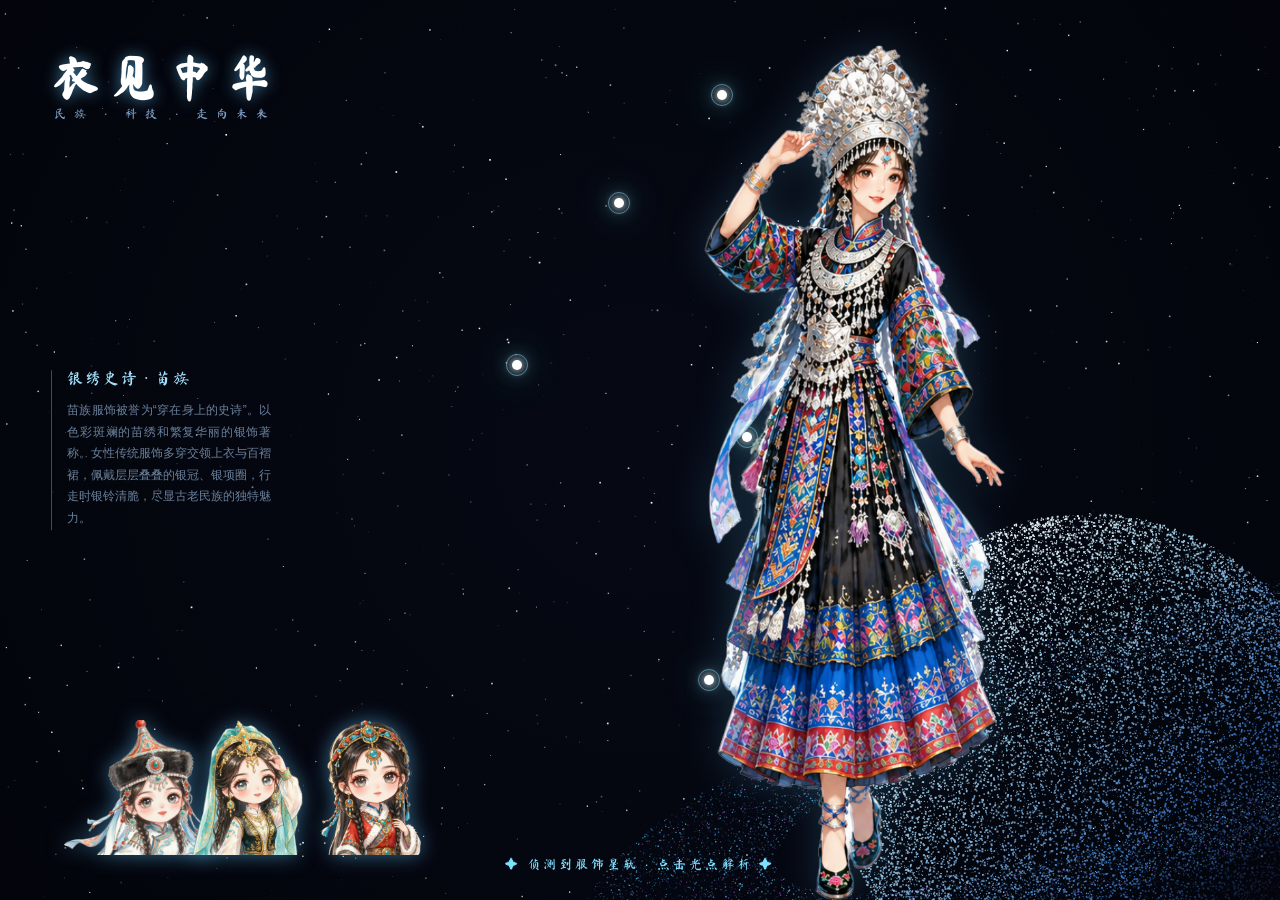
<file: 知识云/index-m.html>
<!DOCTYPE html>
<html lang="zh-CN">
<head>
    <meta charset="UTF-8">
    <meta name="viewport" content="width=device-width, initial-scale=1.0">
    <title>衣见中华 - 苗族服饰</title>
    <link href="https://fonts.googleapis.com/css2?family=Ma+Shan+Zheng&family=ZCOOL+XiaoWei&display=swap" rel="stylesheet">
    <style>
        /* ================= 基础重置 ================= */
        * {
            margin: 0;
            padding: 0;
            box-sizing: border-box;
            font-family: 'Ma Shan Zheng', 'ZCOOL XiaoWei', 'KaiTi', 'STKaiti', serif;
        }

        body {
            background-color: #010206;
            color: #fff;
            overflow: hidden;
            height: 100vh;
            width: 100vw;
        }

        /* 禁止所有图片原生拖拽 */
        img {
            -webkit-user-drag: none;
            user-select: none;
        }

        /* Canvas 星空图层 */
        #space-canvas {
            position: absolute;
            top: 0; left: 0;
            width: 100%; height: 100%;
            z-index: 0;
        }

        /* ================= 1. 左上角标题 ================= */
        .hero-text {
            position: absolute;
            left: 4%;
            top: 6%;
            z-index: 10;
            opacity: 0;
            animation: fadeIn 2s ease 0.5s forwards;
        }

        .hero-text h1 {
            font-size: 48px;
            color: #fff;
            letter-spacing: 10px;
            margin-bottom: 5px;
            text-shadow: 0 0 15px rgba(100, 200, 255, 0.6);
        }

        .hero-text p {
            font-size: 12px;
            color: #7b9cc2;
            letter-spacing: 8px;
            margin-left: 3px;
        }

        /* ================= 2. 左侧极简民族介绍 ================= */
        .intro-frame {
            position: absolute;
            top: 50%;
            left: 4%;
            transform: translateY(-50%);
            width: 220px;
            z-index: 10;
            border-left: 1px solid rgba(100, 200, 255, 0.4);
            padding-left: 15px;
            opacity: 0;
            animation: fadeIn 2s ease 1s forwards;
        }

        .intro-frame h2 {
            font-size: 16px;
            color: #a3e2ff;
            margin-bottom: 12px;
            letter-spacing: 2px;
            font-weight: normal;
        }

        .intro-frame p {
            font-size: 12px;
            line-height: 1.8;
            color: #6a809b;
            text-align: justify;
            font-family: 'Microsoft YaHei', sans-serif;
        }

        /* ================= 3. 人物图片 ================= */
        /* 大图：苗族 */
        .character-main {
            position: absolute;
            left: 55%;
            top: 5%;
            height: 95vh;
            z-index: 2;
            filter: drop-shadow(0 0 20px rgba(100, 200, 255, 0.2));
        }

        /* 小图通用样式 */
        .character-q {
            position: absolute;
            height: 15vh;
            z-index: 3;
            filter: drop-shadow(0 0 10px rgba(100, 200, 255, 0.5));
            transition: transform 0.3s ease, filter 0.3s ease;
        }

        .character-q:hover {
            transform: translateY(-10px) scale(1.1);
            filter: drop-shadow(0 0 20px rgba(100, 200, 255, 0.8));
        }

        /* 小图固定位置 */
        .q-mgQ { left: 5%; top: 80%; }
        .q-wweQ { left: 15%; top: 80%; }
        .q-zQ { left: 25%; top: 80%; }

        /* ================= 4. 互动光点 ================= */
        .pink-dot {
            position: absolute;
            width: 10px; height: 10px;
            background: #fff;
            border-radius: 50%;
            cursor: pointer; /* 恢复为正常鼠标小手 */
            box-shadow:
                0 0 10px #fff,
                0 0 20px #7ee0ff,
                0 0 40px #7ee0ff;
            animation: pulseLight 3s infinite alternate;
            z-index: 20;
        }

        /* 雷达扫描圈 */
        .pink-dot::before {
            content: '';
            position: absolute;
            top: 50%; left: 50%;
            transform: translate(-50%, -50%);
            width: 20px; height: 20px;
            border: 1px solid rgba(126, 224, 255, 0.5);
            border-radius: 50%;
            animation: radar 2s infinite linear;
            pointer-events: none;
        }

        @keyframes pulseLight {
            0% { box-shadow: 0 0 10px #fff, 0 0 20px #7ee0ff; }
            100% { box-shadow: 0 0 15px #fff, 0 0 30px #7ee0ff, 0 0 50px #7ee0ff; }
        }

        @keyframes radar {
            0% { width: 10px; height: 10px; opacity: 1; }
            100% { width: 50px; height: 50px; opacity: 0; }
        }

        .pink-dot:hover {
            transform: scale(1.5);
            box-shadow: 0 0 30px #fff, 0 0 60px #7ee0ff;
        }

        /* 悬浮文字标签 */
        .pink-dot::after {
            content: attr(data-name);
            position: absolute;
            top: 50%;
            transform: translateY(-50%);
            white-space: nowrap;
            font-size: 15px;
            color: #a3e2ff;
            opacity: 0;
            transition: opacity 0.3s;
            pointer-events: none;
            letter-spacing: 2px;
            text-shadow: 0 0 10px rgba(0,0,0,1), 0 0 5px #000;
        }

        .point-left .pink-dot::after { right: 150%; }
        .point-right .pink-dot::after { left: 150%; }

        .pink-dot:hover::after { opacity: 1; }

        /* ================= 光点固定坐标 ================= */
        /* 如果觉得位置不完美，只需微调这里的百分比数字 */
        .pos-1 { top: 10%; left: 56%; } /* 苗族银冠 */
        .pos-2 { top: 22%; left: 48%; } /* 苗族银项圈 */
        .pos-3 { top: 48%; left: 58%; } /* 苗绣围腰 */
        .pos-4 { top: 40%; left: 40%; } /* 苗族衣袖 */
        .pos-5 { top: 75%; left: 55%; } /* 苗族百褶裙 */

        /* ================= 5. 弹窗 ================= */
        .modal-overlay {
            position: fixed; top: 0; left: 0; width: 100%; height: 100%;
            background: rgba(0, 2, 10, 0.8); backdrop-filter: blur(8px);
            display: none; justify-content: center; align-items: center; z-index: 100;
        }

        .modal-content {
            background: rgba(5, 10, 25, 0.9);
            border: 1px solid rgba(126, 224, 255, 0.3);
            box-shadow: 0 0 40px rgba(126, 224, 255, 0.15);
            padding: 50px 40px; width: 600px; max-width: 90%;
            position: relative;
            animation: modalFadeIn 0.4s ease;
        }

        @keyframes modalFadeIn {
            from { opacity: 0; transform: scale(0.95); }
            to { opacity: 1; transform: scale(1); }
        }

        .close-btn {
            position: absolute; top: 15px; right: 20px; font-size: 28px;
            color: #7ee0ff; cursor: pointer; font-family: sans-serif;
        }

        .modal-title {
            font-size: 28px; color: #7ee0ff; margin-bottom: 25px;
            text-align: center; letter-spacing: 4px;
        }

        .modal-desc {
            font-size: 16px; line-height: 2; color: #b0c4d8;
            font-family: 'Microsoft YaHei', sans-serif; text-align: justify;
        }

        /* ================= 底部提示 ================= */
        .click-hint {
            position: absolute; bottom: 3%; left: 50%; transform: translateX(-50%);
            z-index: 10; color: #7ee0ff; font-size: 13px; letter-spacing: 3px;
            opacity: 0; animation: fadeIn 2s ease 2s forwards; pointer-events: none;
        }

        @keyframes fadeIn { to { opacity: 1; } }
    </style>
</head>
<body>

    <canvas id="space-canvas"></canvas>

    <div class="hero-text">
        <h1>衣见中华</h1>
        <p>民族 · 科技 · 走向未来</p>
    </div>

    <div class="intro-frame">
        <h2>银绣史诗 · 苗族</h2>
        <p>苗族服饰被誉为“穿在身上的史诗”。以色彩斑斓的苗绣和繁复华丽的银饰著称。女性传统服饰多穿交领上衣与百褶裙，佩戴层层叠叠的银冠、银项圈，行走时银铃清脆，尽显古老民族的独特魅力。</p>
    </div>

    <!-- 大图：m.png -->
    <img src="m.png" class="character-main" alt="苗族女孩">

    <!-- 左下角三个小人 -->
    <img src="mgQ.png" class="character-q" onclick="window.location.href='index-mg.html'" alt="蒙古族" style="left: 5%; top: 80%;">
    <img src="wweQ.png" class="character-q" onclick="window.location.href='index-wwe.html'" alt="维吾尔族" style="left: 15%; top: 80%;">
    <img src="zQ.png" class="character-q" onclick="window.location.href='index-z.html'" alt="藏族" style="left: 25%; top: 80%;">
    <!-- 交互光点 -->
    <div class="pink-dot point-right pos-1" data-name="苗族银冠" onclick="showModal('苗族银冠', '银冠是苗族银饰的巅峰之作。常以银片、银丝编结镂刻成牛角、花鸟等图腾，重达数斤。不仅是极其精美的艺术品，更象征着苗族人民对祖先的崇拜与对吉祥的祈愿。')"></div>

    <div class="pink-dot point-left pos-2" data-name="苗族银项圈" onclick="showModal('苗族银项圈', '银项圈是苗族女性颈间最耀眼的风景。层层叠叠的粗大银环套在颈上，不仅具有极高的审美价值，在苗族传统信仰中，银器还被视为能够驱邪避灾、保佑平安的圣物。')"></div>

    <div class="pink-dot point-right pos-3" data-name="苗绣围腰" onclick="showModal('苗绣围腰', '围腰上的苗绣是苗族女性智慧的结晶。常以破线绣、辫绣等复杂工艺，绣出蝴蝶妈妈、龙、凤、鱼等神话图腾。色彩浓烈，针法繁复，堪称“无字的史书”。')"></div>

    <div class="pink-dot point-left pos-4" data-name="苗族衣袖" onclick="showModal('苗族衣袖', '苗族服饰的衣袖常采用拼花与刺绣相结合的手法。不同支系的苗族，其袖口的花纹和配色各有千秋，有的素雅，有的艳丽，是辨别苗族不同分支的重要标志。')"></div>

    <div class="pink-dot point-right pos-5" data-name="苗族百褶裙" onclick="showModal('苗族百褶裙', '百褶裙是苗族女性的标志性下装。裙褶细密、繁多，少则几十褶，多则数百褶。行走或旋转时，裙摆如孔雀开屏般散开，极具动态美感，轻盈且灵动。')"></div>

    <!-- 修改后的底部提示 -->
    <div class="click-hint">✦ 侦测到服饰星轨 · 点击光点解析 ✦</div>

    <div class="modal-overlay" id="modalOverlay">
        <div class="modal-content">
            <span class="close-btn" onclick="closeModal()">&times;</span>
            <h2 class="modal-title" id="modalTitle">名称</h2>
            <p class="modal-desc" id="modalDesc">介绍...</p>
        </div>
    </div>

    <script>
        // ================= 核心星空引擎 =================
        const canvas = document.getElementById('space-canvas');
        const ctx = canvas.getContext('2d');
        let width, height;

        function initCanvas() {
            width = canvas.width = window.innerWidth;
            height = canvas.height = window.innerHeight;
            generateUniverse();
        }

        let stars = [];
        let planetDots = [];
        let ringDotsBack = [];
        let ringDotsFront = [];
        let meteors = [];

        function lerpColor(c1, c2, t) {
            return {
                r: Math.round(c1.r + (c2.r - c1.r) * t),
                g: Math.round(c1.g + (c2.g - c1.g) * t),
                b: Math.round(c1.b + (c2.b - c1.b) * t)
            };
        }

        function generateUniverse() {
            stars = Array.from({ length: 800 }, () => ({
                x: Math.random() * width, y: Math.random() * height,
                size: Math.random() * 1.2 + 0.5, alpha: Math.random(), speed: Math.random() * 0.02 + 0.005
            }));

            planetDots = [];
            const pX = width * 0.85; const pY = height * 0.85;
            const pR = Math.min(width, height) * 0.28;
            const lx = -0.707; const ly = -0.707;

            for (let i = 0; i < 40000; i++) {
                const angle = Math.random() * Math.PI * 2;
                const rNorm = Math.sqrt(Math.random());
                const r = rNorm * pR;
                const x = pX + Math.cos(angle) * r;
                const y = pY + Math.sin(angle) * r;
                const nx = (x - pX) / pR; const ny = (y - pY) / pR;
                const dot = nx * lx + ny * ly;
                const edgeFactor = Math.pow(rNorm, 6);
                if (Math.random() > 0.5 + edgeFactor * 0.5) continue;

                const lightIntensity = (dot + 1) / 2;
                let colorStr;
                if (lightIntensity > 0.7) {
                    const t = (lightIntensity - 0.7) / 0.3;
                    colorStr = `rgba(${180 + t*75}, ${230 + t*25}, 255, ${0.8 + t*0.2})`;
                } else if (lightIntensity > 0.3) {
                    const t = (lightIntensity - 0.3) / 0.4;
                    const c = lerpColor({r:60, g:120, b:200}, {r:180, g:230, b:255}, t);
                    colorStr = `rgba(${c.r}, ${c.g}, ${c.b}, 0.8)`;
                } else {
                    const t = lightIntensity / 0.3;
                    const c = lerpColor({r:20, g:10, b:40}, {r:60, g:120, b:200}, t);
                    colorStr = `rgba(${c.r}, ${c.g}, ${c.b}, ${0.3 + t*0.5})`;
                }
                planetDots.push({ x, y, size: Math.random() * 1.5 + 0.5, color: colorStr });
            }

            ringDotsBack = []; ringDotsFront = [];
            const ringTilt = -Math.PI / 10;

            for (let i = 0; i < 20000; i++) {
                const r = pR * (Math.random() * 0.8 + 1.3);
                const angle = Math.random() * Math.PI * 2;
                let ex = Math.cos(angle) * r;
                let ey = Math.sin(angle) * r * 0.25;
                const x = pX + ex * Math.cos(ringTilt) - ey * Math.sin(ringTilt);
                const y = pY + ex * Math.sin(ringTilt) + ey * Math.cos(ringTilt);

                const colorRand = Math.random();
                let colorStr;
                if (colorRand > 0.85) colorStr = `rgba(200, 100, 255, ${Math.random() * 0.6})`;
                else if (colorRand > 0.4) colorStr = `rgba(100, 200, 255, ${Math.random() * 0.8})`;
                else colorStr = `rgba(30, 80, 150, ${Math.random() * 0.5})`;

                const dot = { x, y, size: Math.random() * 1.2 + 0.3, color: colorStr };
                if (y > pY) { ringDotsFront.push(dot); } else { ringDotsBack.push(dot); }
            }
        }

        function createMeteor() {
            if (Math.random() > 0.02) return;
            meteors.push({
                x: width * (Math.random() * 0.5 + 0.5), y: Math.random() * height * 0.4,
                length: Math.random() * 150 + 100, speed: Math.random() * 8 + 5,
                angle: Math.PI / 4 + (Math.random() * 0.2 - 0.1), life: 1
            });
        }

        initCanvas();
        window.addEventListener('resize', initCanvas);

        function drawUniverse() {
            ctx.clearRect(0, 0, width, height);
            let gradient = ctx.createRadialGradient(width/2, height/2, 0, width/2, height/2, width);
            gradient.addColorStop(0, '#060914'); gradient.addColorStop(1, '#010206');
            ctx.fillStyle = gradient; ctx.fillRect(0, 0, width, height);

            stars.forEach(star => {
                star.alpha += (Math.random() - 0.5) * star.speed;
                if (star.alpha < 0.1) star.alpha = 0.1;
                if (star.alpha > 1) star.alpha = 1;
                ctx.fillStyle = `rgba(255, 255, 255, ${star.alpha})`;
                ctx.fillRect(star.x, star.y, star.size, star.size);
            });

            createMeteor();
            for (let i = meteors.length - 1; i >= 0; i--) {
                let m = meteors[i];
                m.x -= Math.cos(m.angle) * m.speed;
                m.y += Math.sin(m.angle) * m.speed;
                m.life -= 0.01;
                if (m.life <= 0 || m.x < 0 || m.y > height) { meteors.splice(i, 1); continue; }
                const endX = m.x + Math.cos(m.angle) * m.length;
                const endY = m.y - Math.sin(m.angle) * m.length;
                const grad = ctx.createLinearGradient(m.x, m.y, endX, endY);
                grad.addColorStop(0, `rgba(255, 255, 255, ${m.life})`);
                grad.addColorStop(1, 'rgba(126, 224, 255, 0)');
                ctx.beginPath(); ctx.moveTo(m.x, m.y); ctx.lineTo(endX, endY);
                ctx.strokeStyle = grad; ctx.lineWidth = 2; ctx.stroke();
            }

            ringDotsBack.forEach(dot => { ctx.fillStyle = dot.color; ctx.fillRect(dot.x, dot.y, dot.size, dot.size); });
            planetDots.forEach(dot => { ctx.fillStyle = dot.color; ctx.fillRect(dot.x, dot.y, dot.size, dot.size); });
            ringDotsFront.forEach(dot => { ctx.fillStyle = dot.color; ctx.fillRect(dot.x, dot.y, dot.size, dot.size); });

            requestAnimationFrame(drawUniverse);
        }
        drawUniverse();

        // ================= 交互逻辑 =================
        const modalOverlay = document.getElementById('modalOverlay');
        const modalTitle = document.getElementById('modalTitle');
        const modalDesc = document.getElementById('modalDesc');

        function showModal(title, description) {
            modalTitle.innerText = title;
            modalDesc.innerText = description;
            modalOverlay.style.display = 'flex';
        }

        function closeModal() {
            modalOverlay.style.display = 'none';
        }

        modalOverlay.addEventListener('click', function(event) {
            if (event.target === modalOverlay) closeModal();
        });
    </script>
</body>
</html>
</file>
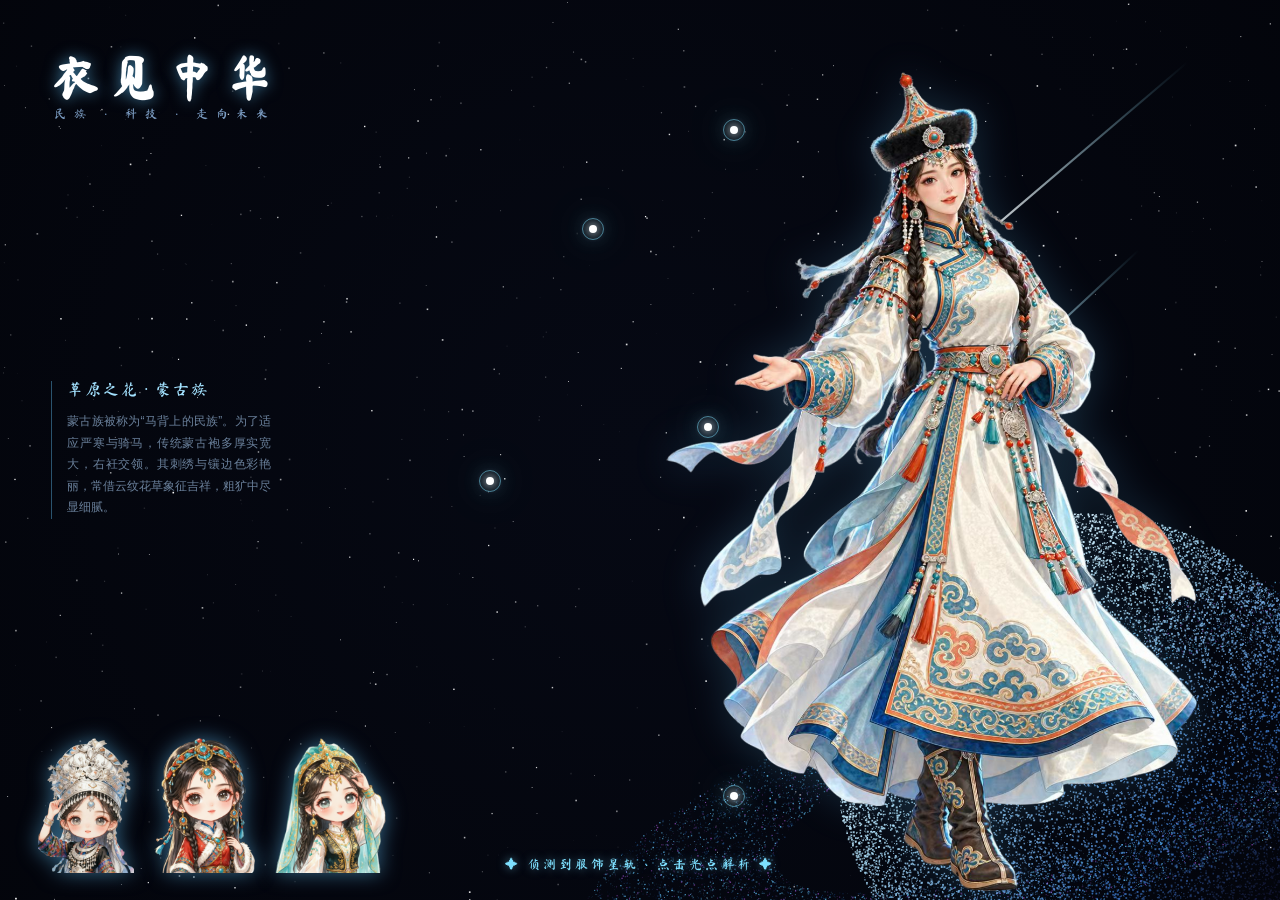
<file: 知识云/index-mg.html>
<!DOCTYPE html>
<html lang="zh-CN">
<head>
    <meta charset="UTF-8">
    <meta name="viewport" content="width=device-width, initial-scale=1.0">
    <title>衣见中华 - 民族服饰数字试衣间</title>
    <link href="https://fonts.googleapis.com/css2?family=Ma+Shan+Zheng&family=ZCOOL+XiaoWei&display=swap" rel="stylesheet">
    <style>
        /* ================= 基础重置 ================= */
        * {
            margin: 0;
            padding: 0;
            box-sizing: border-box;
            font-family: 'Ma Shan Zheng', 'ZCOOL XiaoWei', 'KaiTi', 'STKaiti', serif;
        }

        body {
            background-color: #010206;
            color: #fff;
            overflow: hidden;
            height: 100vh;
            width: 100vw;
        }

        /* Canvas 星空图层 */
        #space-canvas {
            position: absolute;
            top: 0; left: 0;
            width: 100%; height: 100%;
            z-index: 0;
        }

        /* ================= 1. 左上角标题 ================= */
        .hero-text {
            position: absolute;
            left: 4%;
            top: 6%;
            z-index: 10;
            opacity: 0;
            animation: fadeIn 2s ease 0.5s forwards;
        }

        .hero-text h1 {
            font-size: 48px;
            color: #fff;
            letter-spacing: 10px;
            margin-bottom: 5px;
            text-shadow: 0 0 15px rgba(100, 200, 255, 0.6);
        }

        .hero-text p {
            font-size: 12px;
            color: #7b9cc2;
            letter-spacing: 8px;
            margin-left: 3px;
        }

        /* ================= 2. 左侧极简民族介绍 ================= */
        .intro-frame {
            position: absolute;
            top: 50%;
            left: 4%;
            transform: translateY(-50%);
            width: 220px;
            z-index: 10;
            border-left: 1px solid rgba(100, 200, 255, 0.4);
            padding-left: 15px;
            opacity: 0;
            animation: fadeIn 2s ease 1s forwards;
        }

        .intro-frame h2 {
            font-size: 16px;
            color: #a3e2ff;
            margin-bottom: 12px;
            letter-spacing: 2px;
            font-weight: normal;
        }

        .intro-frame p {
            font-size: 12px;
            line-height: 1.8;
            color: #6a809b;
            text-align: justify;
            font-family: 'Microsoft YaHei', sans-serif;
        }

        /* ================= 3. 人物图片展示区 ================= */

        /* 右侧大图：蒙古族 (移至居中位置) */
        .character-main {
            position: absolute;
            left: 52%; /* 从58%改为52%，非常接近屏幕正中央 */
            transform: translateX(-50%);
            bottom: 0;
            height: 92vh;
            z-index: 2;
            opacity: 0;
            animation: fadeInGirl 2s ease 1s forwards;
            filter: drop-shadow(0 0 20px rgba(100, 200, 255, 0.2));
        }

        /* 左下角三个Q版人物容器 */
        .q-characters {
            position: absolute;
            left: 3%;
            bottom: 3%;
            display: flex;
            align-items: flex-end;
            gap: 20px;
            z-index: 3;
            opacity: 0;
            animation: fadeInGirl 2s ease 1.5s forwards;
        }

        .character-q {
            height: 15vh;
            transition: transform 0.3s ease, filter 0.3s ease;
            filter: drop-shadow(0 0 10px rgba(100, 200, 255, 0.5));
            cursor: pointer;
        }

        .character-q:hover {
            transform: translateY(-10px) scale(1.1);
            filter: drop-shadow(0 0 20px rgba(100, 200, 255, 0.8));
        }

        /* ================= 4. 散落的互动光点 ================= */
        .pink-dot {
            position: absolute;
            width: 8px; height: 8px;
            background: #fff;
            border-radius: 50%;
            cursor: pointer;
            box-shadow:
                0 0 10px #fff,
                0 0 20px #7ee0ff,
                0 0 40px #7ee0ff;
            transition: all 0.4s cubic-bezier(0.175, 0.885, 0.32, 1.275);
            animation: pulseLight 3s infinite alternate;
            z-index: 10;
        }

        /* 雷达扫描圈 */
        .pink-dot::before {
            content: '';
            position: absolute;
            top: 50%; left: 50%;
            transform: translate(-50%, -50%);
            width: 20px; height: 20px;
            border: 1px solid rgba(126, 224, 255, 0.5);
            border-radius: 50%;
            animation: radar 2s infinite linear;
        }

        @keyframes pulseLight {
            0% { transform: scale(1); box-shadow: 0 0 10px #fff, 0 0 20px #7ee0ff; }
            100% { transform: scale(1.2); box-shadow: 0 0 15px #fff, 0 0 30px #7ee0ff, 0 0 50px #7ee0ff; }
        }

        @keyframes radar {
            0% { width: 10px; height: 10px; opacity: 1; }
            100% { width: 50px; height: 50px; opacity: 0; }
        }

        .pink-dot:hover {
            transform: scale(2) !important;
            background: #fff;
            box-shadow: 0 0 30px #fff, 0 0 60px #7ee0ff;
        }

        /* 悬浮文字标签 */
        .pink-dot::after {
            content: attr(data-name);
            position: absolute;
            top: 50%;
            transform: translateY(-50%);
            white-space: nowrap;
            font-size: 15px;
            color: #a3e2ff;
            opacity: 0;
            transition: opacity 0.3s;
            pointer-events: none;
            letter-spacing: 2px;
            text-shadow: 0 0 10px rgba(0,0,0,1), 0 0 5px #000;
        }

        .point-left .pink-dot::after { right: 150%; }
        .point-right .pink-dot::after { left: 150%; }

        .pink-dot:hover::after {
            opacity: 1;
        }

        /* ================= 互动点位置 (精准对应人物服饰，绝不重叠) ================= */

        /* 1. 头饰 (人物头部右上侧，帽檐边缘) */
        .pos-1 { top: 14%; left: 57%; }
        /* 2. 领口 (人物脖子左侧，交领处) */
        .pos-2 { top: 25%; left: 46%; }
        /* 3. 腰带 (人物腰部右侧，红绳处) */
        .pos-3 { top: 47%; left: 55%; }
        /* 4. 左手袖口 (人物伸出的左手手肘下方) */
        .pos-4 { top: 53%; left: 38%; }
        /* 5. 马靴 (人物右脚靴子外侧) */
        .pos-5 { top: 88%; left: 57%; }

        /* ================= 5. 弹窗 (全息科技风) ================= */
        .modal-overlay {
            position: fixed;
            top: 0; left: 0; width: 100%; height: 100%;
            background: rgba(0, 2, 10, 0.8);
            backdrop-filter: blur(8px);
            display: none;
            justify-content: center;
            align-items: center;
            z-index: 100;
        }

        .modal-content {
            background: rgba(5, 10, 25, 0.9);
            border: 1px solid rgba(126, 224, 255, 0.3);
            box-shadow: 0 0 40px rgba(126, 224, 255, 0.15), inset 0 0 20px rgba(126, 224, 255, 0.1);
            padding: 50px 40px;
            width: 600px;
            max-width: 90%;
            position: relative;
            background-image:
                linear-gradient(rgba(126, 224, 255, 0.05) 1px, transparent 1px),
                linear-gradient(90deg, rgba(126, 224, 255, 0.05) 1px, transparent 1px);
            background-size: 20px 20px;
            animation: modalFadeIn 0.4s ease;
        }

        @keyframes modalFadeIn {
            from { opacity: 0; transform: scale(0.95) translateY(10px); }
            to { opacity: 1; transform: scale(1) translateY(0); }
        }

        .close-btn {
            position: absolute;
            top: 15px; right: 20px;
            font-size: 28px;
            color: #7ee0ff;
            cursor: pointer;
            transition: color 0.3s;
            font-family: sans-serif;
        }

        .close-btn:hover { color: #fff; text-shadow: 0 0 10px #fff; }

        .modal-title {
            font-size: 28px;
            color: #7ee0ff;
            margin-bottom: 25px;
            text-align: center;
            letter-spacing: 4px;
            text-shadow: 0 0 15px rgba(126, 224, 255, 0.6);
        }

        .modal-desc {
            font-size: 16px;
            line-height: 2;
            color: #b0c4d8;
            font-family: 'Microsoft YaHei', sans-serif;
            text-align: justify;
        }

        /* 底部提示 */
        .click-hint {
            position: absolute;
            bottom: 3%;
            left: 50%;
            transform: translateX(-50%);
            z-index: 10;
            color: #7ee0ff;
            font-size: 13px;
            letter-spacing: 3px;
            opacity: 0;
            animation: fadeIn 2s ease 2s forwards;
            text-shadow: 0 0 10px rgba(126, 224, 255, 0.5);
            pointer-events: none;
            white-space: nowrap;
        }

        @keyframes fadeIn {
            to { opacity: 1; }
        }

        @keyframes fadeInGirl {
            from { opacity: 0; transform: translateY(20px); }
            to { opacity: 1; transform: translateY(0); }
        }
    </style>
</head>
<body>

    <canvas id="space-canvas"></canvas>

    <div class="hero-text">
        <h1>衣见中华</h1>
        <p>民族 · 科技 · 走向未来</p>
    </div>

    <div class="intro-frame">
        <h2>草原之花 · 蒙古族</h2>
        <p>蒙古族被称为“马背上的民族”。为了适应严寒与骑马，传统蒙古袍多厚实宽大，右衽交领。其刺绣与镶边色彩艳丽，常借云纹花草象征吉祥，粗犷中尽显细腻。</p>
    </div>

    <!-- ================= 人物图片区域 ================= -->
    <img src="mg.png" class="character-main" alt="蒙古族女孩">

    <div class="q-characters">
        <img src="mQ.png" class="character-q" onclick="window.location.href='index-m.html'" alt="苗族">
        <img src="zQ.png" class="character-q" onclick="window.location.href='index-z.html'" alt="藏族">
        <img src="wweQ.png" class="character-q" onclick="window.location.href='index-wwe.html'" alt="维吾尔族">
    </div>

    <!-- ================= 互动光点 (精准贴附在人物对应位置) ================= -->
    <!-- 1. 头饰 -->
    <div class="pink-dot point-right pos-1" data-name="蒙古族头饰" onclick="showModal('蒙古族头饰', '蒙古族头饰是身份与地域的象征，十分华丽。通常由银饰打造骨架，镶嵌红珊瑚、绿松石、玛瑙等珍贵宝石，造型多样。圆顶帽搭配精美的额穗和步摇，不仅防风保暖，行走时更显灵动华贵。')"></div>

    <!-- 2. 领口 -->
    <div class="pink-dot point-left pos-2" data-name="蒙古袍领口" onclick="showModal('蒙古袍领口', '蒙古袍多采用右衽交领或立领设计。领口边缘常以金丝银线刺绣出云纹、卷草纹等精美图案。立领设计贴合颈部，能有效阻挡草原寒风。')"></div>

    <!-- 3. 腰带 -->
    <div class="pink-dot point-right pos-3" data-name="蒙古族腰带" onclick="showModal('蒙古族腰带', '腰带是蒙古族服饰的灵魂所在。宽大的腰带不仅保暖护腰，更能勾勒出挺拔的身姿。在传统习俗中，腰带的系法也是未婚与已婚女性的区分标志之一。')"></div>

    <!-- 4. 袖口 -->
    <div class="pink-dot point-left pos-4" data-name="马蹄袖刺绣" onclick="showModal('马蹄袖刺绣', '为了方便骑马射箭与保暖，蒙古袍的袖口常设计成“马蹄袖”样式。袖口处常拼接不同颜色的布料，并采用彩色丝线刺绣出精美的花卉或几何图案，色彩对比强烈。')"></div>

    <!-- 5. 靴子 -->
    <div class="pink-dot point-right pos-5" data-name="蒙古马靴" onclick="showModal('蒙古马靴', '蒙古马靴不仅是御寒保暖的鞋履，更是骑马必备的装备。靴筒高及膝盖，靴头微微上翘，这种设计既方便踩踏马镫，又能减少在草原上行走的阻力。')"></div>

    <div class="click-hint">✦ 侦测到服饰星轨 · 点击光点解析 ✦</div>

    <div class="modal-overlay" id="modalOverlay">
        <div class="modal-content">
            <span class="close-btn" onclick="closeModal()">&times;</span>
            <h2 class="modal-title" id="modalTitle">名称</h2>
            <p class="modal-desc" id="modalDesc">介绍...</p>
        </div>
    </div>

    <script>
        // ================= 核心星空引擎 =================
        const canvas = document.getElementById('space-canvas');
        const ctx = canvas.getContext('2d');
        let width, height;

        function initCanvas() {
            width = canvas.width = window.innerWidth;
            height = canvas.height = window.innerHeight;
            generateUniverse();
        }

        let stars = [];
        let planetDots = [];
        let ringDotsBack = [];
        let ringDotsFront = [];
        let meteors = [];

        function lerpColor(c1, c2, t) {
            return {
                r: Math.round(c1.r + (c2.r - c1.r) * t),
                g: Math.round(c1.g + (c2.g - c1.g) * t),
                b: Math.round(c1.b + (c2.b - c1.b) * t)
            };
        }

        function generateUniverse() {
            stars = Array.from({ length: 800 }, () => ({
                x: Math.random() * width,
                y: Math.random() * height,
                size: Math.random() * 1.2 + 0.5,
                alpha: Math.random(),
                speed: Math.random() * 0.02 + 0.005
            }));

            planetDots = [];
            const pX = width * 0.85;
            const pY = height * 0.85;
            const pR = Math.min(width, height) * 0.28;

            const lx = -0.707;
            const ly = -0.707;

            for (let i = 0; i < 40000; i++) {
                const angle = Math.random() * Math.PI * 2;
                const rNorm = Math.sqrt(Math.random());
                const r = rNorm * pR;
                const x = pX + Math.cos(angle) * r;
                const y = pY + Math.sin(angle) * r;

                const nx = (x - pX) / pR;
                const ny = (y - pY) / pR;

                const dot = nx * lx + ny * ly;

                const edgeFactor = Math.pow(rNorm, 6);
                if (Math.random() > 0.5 + edgeFactor * 0.5) continue;

                const lightIntensity = (dot + 1) / 2;

                let colorStr;
                if (lightIntensity > 0.7) {
                    const t = (lightIntensity - 0.7) / 0.3;
                    colorStr = `rgba(${180 + t*75}, ${230 + t*25}, 255, ${0.8 + t*0.2})`;
                } else if (lightIntensity > 0.3) {
                    const t = (lightIntensity - 0.3) / 0.4;
                    const c = lerpColor({r:60, g:120, b:200}, {r:180, g:230, b:255}, t);
                    colorStr = `rgba(${c.r}, ${c.g}, ${c.b}, 0.8)`;
                } else {
                    const t = lightIntensity / 0.3;
                    const c = lerpColor({r:20, g:10, b:40}, {r:60, g:120, b:200}, t);
                    colorStr = `rgba(${c.r}, ${c.g}, ${c.b}, ${0.3 + t*0.5})`;
                }

                planetDots.push({ x, y, size: Math.random() * 1.5 + 0.5, color: colorStr });
            }

            ringDotsBack = [];
            ringDotsFront = [];
            const ringTilt = -Math.PI / 10;

            for (let i = 0; i < 20000; i++) {
                const r = pR * (Math.random() * 0.8 + 1.3);
                const angle = Math.random() * Math.PI * 2;

                let ex = Math.cos(angle) * r;
                let ey = Math.sin(angle) * r * 0.25;

                const x = pX + ex * Math.cos(ringTilt) - ey * Math.sin(ringTilt);
                const y = pY + ex * Math.sin(ringTilt) + ey * Math.cos(ringTilt);

                const colorRand = Math.random();
                let colorStr;
                if (colorRand > 0.85) colorStr = `rgba(200, 100, 255, ${Math.random() * 0.6})`;
                else if (colorRand > 0.4) colorStr = `rgba(100, 200, 255, ${Math.random() * 0.8})`;
                else colorStr = `rgba(30, 80, 150, ${Math.random() * 0.5})`;

                const dot = { x, y, size: Math.random() * 1.2 + 0.3, color: colorStr };

                if (y > pY) {
                    ringDotsFront.push(dot);
                } else {
                    ringDotsBack.push(dot);
                }
            }
        }

        function createMeteor() {
            if (Math.random() > 0.02) return;
            meteors.push({
                x: width * (Math.random() * 0.5 + 0.5),
                y: Math.random() * height * 0.4,
                length: Math.random() * 150 + 100,
                speed: Math.random() * 8 + 5,
                angle: Math.PI / 4 + (Math.random() * 0.2 - 0.1),
                alpha: 1,
                life: 1
            });
        }

        initCanvas();
        window.addEventListener('resize', initCanvas);

        function drawUniverse() {
            ctx.clearRect(0, 0, width, height);

            let gradient = ctx.createRadialGradient(width/2, height/2, 0, width/2, height/2, width);
            gradient.addColorStop(0, '#060914');
            gradient.addColorStop(1, '#010206');
            ctx.fillStyle = gradient;
            ctx.fillRect(0, 0, width, height);

            stars.forEach(star => {
                star.alpha += (Math.random() - 0.5) * star.speed;
                if (star.alpha < 0.1) star.alpha = 0.1;
                if (star.alpha > 1) star.alpha = 1;
                ctx.fillStyle = `rgba(255, 255, 255, ${star.alpha})`;
                ctx.fillRect(star.x, star.y, star.size, star.size);
            });

            createMeteor();
            for (let i = meteors.length - 1; i >= 0; i--) {
                let m = meteors[i];
                m.x -= Math.cos(m.angle) * m.speed;
                m.y += Math.sin(m.angle) * m.speed;
                m.life -= 0.01;

                if (m.life <= 0 || m.x < 0 || m.y > height) {
                    meteors.splice(i, 1);
                    continue;
                }

                const endX = m.x + Math.cos(m.angle) * m.length;
                const endY = m.y - Math.sin(m.angle) * m.length;

                const grad = ctx.createLinearGradient(m.x, m.y, endX, endY);
                grad.addColorStop(0, `rgba(255, 255, 255, ${m.life})`);
                grad.addColorStop(1, 'rgba(126, 224, 255, 0)');

                ctx.beginPath();
                ctx.moveTo(m.x, m.y);
                ctx.lineTo(endX, endY);
                ctx.strokeStyle = grad;
                ctx.lineWidth = 2;
                ctx.stroke();
            }

            ringDotsBack.forEach(dot => {
                ctx.fillStyle = dot.color;
                ctx.fillRect(dot.x, dot.y, dot.size, dot.size);
            });

            planetDots.forEach(dot => {
                ctx.fillStyle = dot.color;
                ctx.fillRect(dot.x, dot.y, dot.size, dot.size);
            });

            ringDotsFront.forEach(dot => {
                ctx.fillStyle = dot.color;
                ctx.fillRect(dot.x, dot.y, dot.size, dot.size);
            });

            requestAnimationFrame(drawUniverse);
        }

        drawUniverse();

        // ================= 交互逻辑 =================
        const modalOverlay = document.getElementById('modalOverlay');
        const modalTitle = document.getElementById('modalTitle');
        const modalDesc = document.getElementById('modalDesc');

        function showModal(title, description) {
            modalTitle.innerText = title;
            modalDesc.innerText = description;
            modalOverlay.style.display = 'flex';
        }

        function closeModal() {
            modalOverlay.style.display = 'none';
        }

        modalOverlay.addEventListener('click', function(event) {
            if (event.target === modalOverlay) {
                closeModal();
            }
        });
    </script>
</body>
</html>
</file>
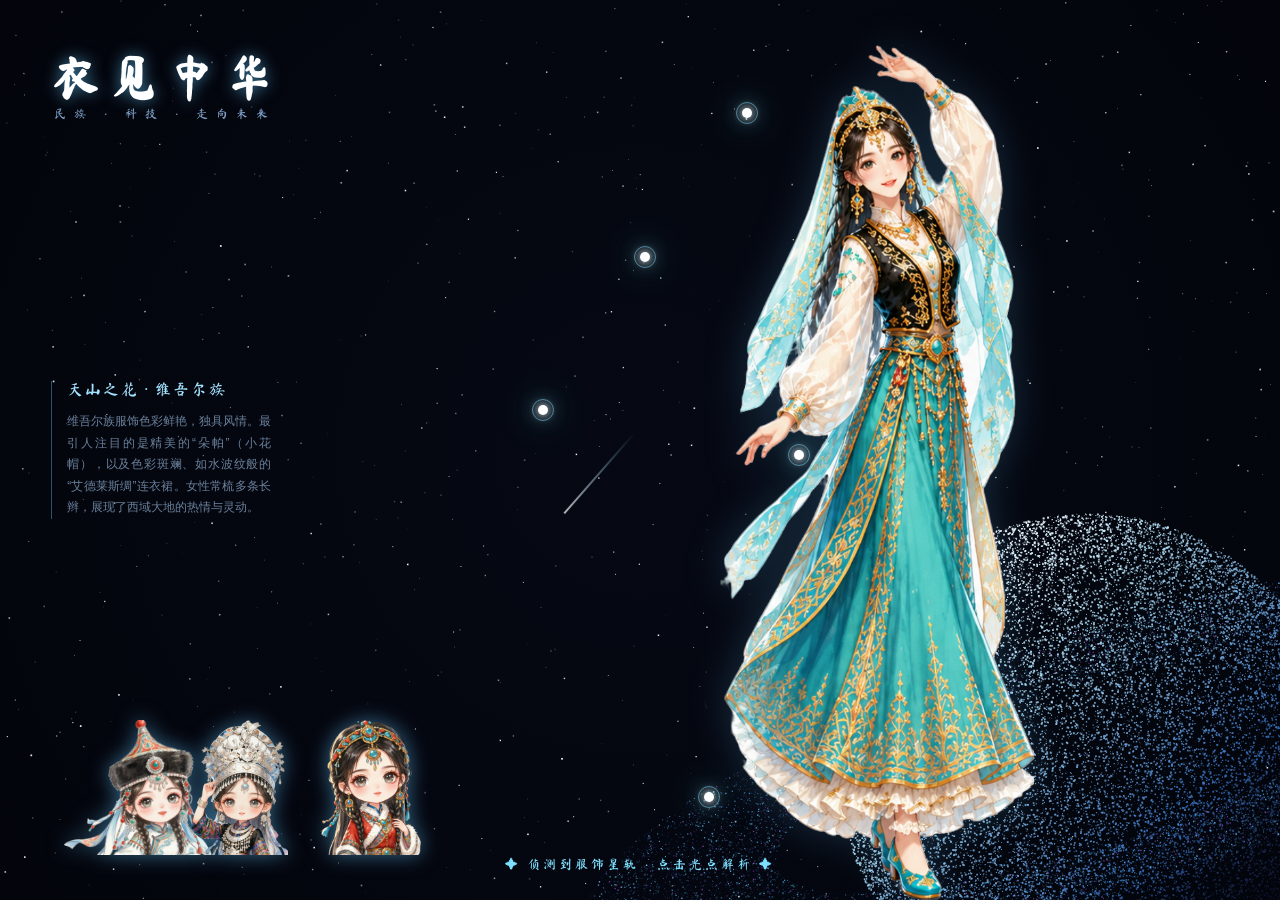
<file: 知识云/index-wwe.html>
<!DOCTYPE html>
<html lang="zh-CN">
<head>
    <meta charset="UTF-8">
    <meta name="viewport" content="width=device-width, initial-scale=1.0">
    <title>衣见中华 - 维吾尔族服饰</title>
    <link href="https://fonts.googleapis.com/css2?family=Ma+Shan+Zheng&family=ZCOOL+XiaoWei&display=swap" rel="stylesheet">
    <style>
        /* ================= 基础重置 ================= */
        * {
            margin: 0;
            padding: 0;
            box-sizing: border-box;
            font-family: 'Ma Shan Zheng', 'ZCOOL XiaoWei', 'KaiTi', 'STKaiti', serif;
        }

        body {
            background-color: #010206;
            color: #fff;
            overflow: hidden;
            height: 100vh;
            width: 100vw;
        }

        /* 禁止所有图片和元素原生拖拽 */
        img {
            -webkit-user-drag: none;
            user-select: none;
        }

        /* Canvas 星空图层 */
        #space-canvas {
            position: absolute;
            top: 0; left: 0;
            width: 100%; height: 100%;
            z-index: 0;
        }

        /* ================= 1. 左上角标题 ================= */
        .hero-text {
            position: absolute;
            left: 4%;
            top: 6%;
            z-index: 10;
            opacity: 0;
            animation: fadeIn 2s ease 0.5s forwards;
        }

        .hero-text h1 {
            font-size: 48px;
            color: #fff;
            letter-spacing: 10px;
            margin-bottom: 5px;
            text-shadow: 0 0 15px rgba(100, 200, 255, 0.6);
        }

        .hero-text p {
            font-size: 12px;
            color: #7b9cc2;
            letter-spacing: 8px;
            margin-left: 3px;
        }

        /* ================= 2. 左侧极简民族介绍 ================= */
        .intro-frame {
            position: absolute;
            top: 50%;
            left: 4%;
            transform: translateY(-50%);
            width: 220px;
            z-index: 10;
            border-left: 1px solid rgba(100, 200, 255, 0.4);
            padding-left: 15px;
            opacity: 0;
            animation: fadeIn 2s ease 1s forwards;
        }

        .intro-frame h2 {
            font-size: 16px;
            color: #a3e2ff;
            margin-bottom: 12px;
            letter-spacing: 2px;
            font-weight: normal;
        }

        .intro-frame p {
            font-size: 12px;
            line-height: 1.8;
            color: #6a809b;
            text-align: justify;
            font-family: 'Microsoft YaHei', sans-serif;
        }

        /* ================= 3. 人物图片 ================= */
        /* 大图：维吾尔族 */
        .character-main {
            position: absolute;
            left: 55%;
            top: 5%;
            height: 95vh;
            z-index: 2;
            filter: drop-shadow(0 0 20px rgba(100, 200, 255, 0.2));
        }

        /* 小图通用样式 */
        .character-q {
            position: absolute;
            height: 15vh;
            z-index: 3;
            filter: drop-shadow(0 0 10px rgba(100, 200, 255, 0.5));
            transition: transform 0.3s ease, filter 0.3s ease;
        }

        .character-q:hover {
            transform: translateY(-10px) scale(1.1);
            filter: drop-shadow(0 0 20px rgba(100, 200, 255, 0.8));
        }

        /* 小图固定位置 */
        .q-mgQ { left: 5%; top: 80%; }
        .q-mQ { left: 15%; top: 80%; }
        .q-zQ { left: 25%; top: 80%; }

        /* ================= 4. 互动光点 ================= */
        .pink-dot {
            position: absolute;
            width: 10px; height: 10px;
            background: #fff;
            border-radius: 50%;
            cursor: pointer; /* 恢复鼠标小手 */
            box-shadow:
                0 0 10px #fff,
                0 0 20px #7ee0ff,
                0 0 40px #7ee0ff;
            animation: pulseLight 3s infinite alternate;
            z-index: 20;
        }

        /* 雷达扫描圈 */
        .pink-dot::before {
            content: '';
            position: absolute;
            top: 50%; left: 50%;
            transform: translate(-50%, -50%);
            width: 20px; height: 20px;
            border: 1px solid rgba(126, 224, 255, 0.5);
            border-radius: 50%;
            animation: radar 2s infinite linear;
            pointer-events: none;
        }

        @keyframes pulseLight {
            0% { box-shadow: 0 0 10px #fff, 0 0 20px #7ee0ff; }
            100% { box-shadow: 0 0 15px #fff, 0 0 30px #7ee0ff, 0 0 50px #7ee0ff; }
        }

        @keyframes radar {
            0% { width: 10px; height: 10px; opacity: 1; }
            100% { width: 50px; height: 50px; opacity: 0; }
        }

        .pink-dot:hover {
            transform: scale(1.5);
            box-shadow: 0 0 30px #fff, 0 0 60px #7ee0ff;
        }

        /* 悬浮文字标签 */
        .pink-dot::after {
            content: attr(data-name);
            position: absolute;
            top: 50%;
            transform: translateY(-50%);
            white-space: nowrap;
            font-size: 15px;
            color: #a3e2ff;
            opacity: 0;
            transition: opacity 0.3s;
            pointer-events: none;
            letter-spacing: 2px;
            text-shadow: 0 0 10px rgba(0,0,0,1), 0 0 5px #000;
        }

        .point-left .pink-dot::after { right: 150%; }
        .point-right .pink-dot::after { left: 150%; }

        .pink-dot:hover::after { opacity: 1; }

        /* ================= 光点固定坐标 ================= */
        /* 如果您发现哪个点偏了，直接改这里的 left(左右) 和 top(上下) 即可 */
        .pos-1 { top: 12%; left: 58%; } /* 小花帽 */
        .pos-2 { top: 28%; left: 50%; } /* 发辫 */
        .pos-3 { top: 50%; left: 62%; } /* 艾德莱斯裙 */
        .pos-4 { top: 45%; left: 42%; } /* 坎肩 */
        .pos-5 { top: 88%; left: 55%; } /* 长靴 */

        /* ================= 5. 弹窗 ================= */
        .modal-overlay {
            position: fixed; top: 0; left: 0; width: 100%; height: 100%;
            background: rgba(0, 2, 10, 0.8); backdrop-filter: blur(8px);
            display: none; justify-content: center; align-items: center; z-index: 100;
        }

        .modal-content {
            background: rgba(5, 10, 25, 0.9);
            border: 1px solid rgba(126, 224, 255, 0.3);
            box-shadow: 0 0 40px rgba(126, 224, 255, 0.15);
            padding: 50px 40px; width: 600px; max-width: 90%;
            position: relative;
            animation: modalFadeIn 0.4s ease;
        }

        @keyframes modalFadeIn {
            from { opacity: 0; transform: scale(0.95); }
            to { opacity: 1; transform: scale(1); }
        }

        .close-btn {
            position: absolute; top: 15px; right: 20px; font-size: 28px;
            color: #7ee0ff; cursor: pointer; font-family: sans-serif;
        }

        .modal-title {
            font-size: 28px; color: #7ee0ff; margin-bottom: 25px;
            text-align: center; letter-spacing: 4px;
        }

        .modal-desc {
            font-size: 16px; line-height: 2; color: #b0c4d8;
            font-family: 'Microsoft YaHei', sans-serif; text-align: justify;
        }

        /* ================= 底部提示 ================= */
        .click-hint {
            position: absolute; bottom: 3%; left: 50%; transform: translateX(-50%);
            z-index: 10; color: #7ee0ff; font-size: 13px; letter-spacing: 3px;
            opacity: 0; animation: fadeIn 2s ease 2s forwards; pointer-events: none;
        }

        @keyframes fadeIn { to { opacity: 1; } }
    </style>
</head>
<body>

    <canvas id="space-canvas"></canvas>

    <div class="hero-text">
        <h1>衣见中华</h1>
        <p>民族 · 科技 · 走向未来</p>
    </div>

    <div class="intro-frame">
        <h2>天山之花 · 维吾尔族</h2>
        <p>维吾尔族服饰色彩鲜艳，独具风情。最引人注目的是精美的“朵帕”（小花帽），以及色彩斑斓、如水波纹般的“艾德莱斯绸”连衣裙。女性常梳多条长辫，展现了西域大地的热情与灵动。</p>
    </div>

    <!-- 大图 -->
    <img src="wwe.png" class="character-main" alt="维吾尔族女孩">

    <!-- 左下角三个小人 -->
    <img src="mgQ.png" class="character-q" onclick="window.location.href='index-mg.html'" alt="蒙古族" style="left: 5%; top: 80%;">
    <img src="mQ.png" class="character-q" onclick="window.location.href='index-m.html'" alt="苗族" style="left: 15%; top: 80%;">
    <img src="zQ.png" class="character-q" onclick="window.location.href='index-z.html'" alt="藏族" style="left: 25%; top: 80%;">

    <!-- 交互光点 -->
    <div class="pink-dot point-right pos-1" data-name="维吾尔族小花帽" onclick="showModal('维吾尔族小花帽（朵帕）', '小花帽是维吾尔族服饰的灵魂标志，工艺精湛。多用黑、白或彩色丝线绣出各种几何、花卉图案。它不仅具有极高的审美价值，还常作为馈赠贵客的珍贵礼物。')"></div>

    <div class="pink-dot point-left pos-2" data-name="维吾尔族发辫" onclick="showModal('维吾尔族发辫', '维吾尔族女性以发辫为美，常将头发梳成数十条细密的麻花辫。辫子越多，越显青春靓丽。这不仅是一种发型，更是维吾尔族独特审美与生活习俗的展现。')"></div>

    <div class="pink-dot point-right pos-3" data-name="艾德莱斯绸裙" onclick="showModal('艾德莱斯绸裙', '艾德莱斯绸是维吾尔族的传统扎染绸，被称为“布谷鸟翅膀上的花纹”。其色彩奔放、图案如水波般流动，裁制成的连衣裙轻盈飘逸，极具西域风情。')"></div>

    <div class="pink-dot point-left pos-4" data-name="维吾尔族坎肩" onclick="showModal('维吾尔族坎肩', '在色彩绚丽的连衣裙外，维吾尔族女性常搭配一件深色或金丝绒的坎肩（马甲）。这既增加了服装的层次感，又能在温差较大的西域起到保暖作用。')"></div>

    <div class="pink-dot point-right pos-5" data-name="维吾尔族长靴" onclick="showModal('维吾尔族长靴', '传统维吾尔族服饰中，常搭配做工考究的皮靴。靴面常有精美的刺绣或雕花，靴筒贴合小腿，既适合在沙漠绿洲中行走，又与色彩斑斓的裙摆相得益彰。')"></div>

    <!-- 修改后的底部提示 -->
    <div class="click-hint">✦ 侦测到服饰星轨 · 点击光点解析 ✦</div>

    <div class="modal-overlay" id="modalOverlay">
        <div class="modal-content">
            <span class="close-btn" onclick="closeModal()">&times;</span>
            <h2 class="modal-title" id="modalTitle">名称</h2>
            <p class="modal-desc" id="modalDesc">介绍...</p>
        </div>
    </div>

    <script>
        // ================= 核心星空引擎 =================
        const canvas = document.getElementById('space-canvas');
        const ctx = canvas.getContext('2d');
        let width, height;

        function initCanvas() {
            width = canvas.width = window.innerWidth;
            height = canvas.height = window.innerHeight;
            generateUniverse();
        }

        let stars = [];
        let planetDots = [];
        let ringDotsBack = [];
        let ringDotsFront = [];
        let meteors = [];

        function lerpColor(c1, c2, t) {
            return {
                r: Math.round(c1.r + (c2.r - c1.r) * t),
                g: Math.round(c1.g + (c2.g - c1.g) * t),
                b: Math.round(c1.b + (c2.b - c1.b) * t)
            };
        }

        function generateUniverse() {
            stars = Array.from({ length: 800 }, () => ({
                x: Math.random() * width, y: Math.random() * height,
                size: Math.random() * 1.2 + 0.5, alpha: Math.random(), speed: Math.random() * 0.02 + 0.005
            }));

            planetDots = [];
            const pX = width * 0.85; const pY = height * 0.85;
            const pR = Math.min(width, height) * 0.28;
            const lx = -0.707; const ly = -0.707;

            for (let i = 0; i < 40000; i++) {
                const angle = Math.random() * Math.PI * 2;
                const rNorm = Math.sqrt(Math.random());
                const r = rNorm * pR;
                const x = pX + Math.cos(angle) * r;
                const y = pY + Math.sin(angle) * r;
                const nx = (x - pX) / pR; const ny = (y - pY) / pR;
                const dot = nx * lx + ny * ly;
                const edgeFactor = Math.pow(rNorm, 6);
                if (Math.random() > 0.5 + edgeFactor * 0.5) continue;

                const lightIntensity = (dot + 1) / 2;
                let colorStr;
                if (lightIntensity > 0.7) {
                    const t = (lightIntensity - 0.7) / 0.3;
                    colorStr = `rgba(${180 + t*75}, ${230 + t*25}, 255, ${0.8 + t*0.2})`;
                } else if (lightIntensity > 0.3) {
                    const t = (lightIntensity - 0.3) / 0.4;
                    const c = lerpColor({r:60, g:120, b:200}, {r:180, g:230, b:255}, t);
                    colorStr = `rgba(${c.r}, ${c.g}, ${c.b}, 0.8)`;
                } else {
                    const t = lightIntensity / 0.3;
                    const c = lerpColor({r:20, g:10, b:40}, {r:60, g:120, b:200}, t);
                    colorStr = `rgba(${c.r}, ${c.g}, ${c.b}, ${0.3 + t*0.5})`;
                }
                planetDots.push({ x, y, size: Math.random() * 1.5 + 0.5, color: colorStr });
            }

            ringDotsBack = []; ringDotsFront = [];
            const ringTilt = -Math.PI / 10;

            for (let i = 0; i < 20000; i++) {
                const r = pR * (Math.random() * 0.8 + 1.3);
                const angle = Math.random() * Math.PI * 2;
                let ex = Math.cos(angle) * r;
                let ey = Math.sin(angle) * r * 0.25;
                const x = pX + ex * Math.cos(ringTilt) - ey * Math.sin(ringTilt);
                const y = pY + ex * Math.sin(ringTilt) + ey * Math.cos(ringTilt);

                const colorRand = Math.random();
                let colorStr;
                if (colorRand > 0.85) colorStr = `rgba(200, 100, 255, ${Math.random() * 0.6})`;
                else if (colorRand > 0.4) colorStr = `rgba(100, 200, 255, ${Math.random() * 0.8})`;
                else colorStr = `rgba(30, 80, 150, ${Math.random() * 0.5})`;

                const dot = { x, y, size: Math.random() * 1.2 + 0.3, color: colorStr };
                if (y > pY) { ringDotsFront.push(dot); } else { ringDotsBack.push(dot); }
            }
        }

        function createMeteor() {
            if (Math.random() > 0.02) return;
            meteors.push({
                x: width * (Math.random() * 0.5 + 0.5), y: Math.random() * height * 0.4,
                length: Math.random() * 150 + 100, speed: Math.random() * 8 + 5,
                angle: Math.PI / 4 + (Math.random() * 0.2 - 0.1), life: 1
            });
        }

        initCanvas();
        window.addEventListener('resize', initCanvas);

        function drawUniverse() {
            ctx.clearRect(0, 0, width, height);
            let gradient = ctx.createRadialGradient(width/2, height/2, 0, width/2, height/2, width);
            gradient.addColorStop(0, '#060914'); gradient.addColorStop(1, '#010206');
            ctx.fillStyle = gradient; ctx.fillRect(0, 0, width, height);

            stars.forEach(star => {
                star.alpha += (Math.random() - 0.5) * star.speed;
                if (star.alpha < 0.1) star.alpha = 0.1;
                if (star.alpha > 1) star.alpha = 1;
                ctx.fillStyle = `rgba(255, 255, 255, ${star.alpha})`;
                ctx.fillRect(star.x, star.y, star.size, star.size);
            });

            createMeteor();
            for (let i = meteors.length - 1; i >= 0; i--) {
                let m = meteors[i];
                m.x -= Math.cos(m.angle) * m.speed;
                m.y += Math.sin(m.angle) * m.speed;
                m.life -= 0.01;
                if (m.life <= 0 || m.x < 0 || m.y > height) { meteors.splice(i, 1); continue; }
                const endX = m.x + Math.cos(m.angle) * m.length;
                const endY = m.y - Math.sin(m.angle) * m.length;
                const grad = ctx.createLinearGradient(m.x, m.y, endX, endY);
                grad.addColorStop(0, `rgba(255, 255, 255, ${m.life})`);
                grad.addColorStop(1, 'rgba(126, 224, 255, 0)');
                ctx.beginPath(); ctx.moveTo(m.x, m.y); ctx.lineTo(endX, endY);
                ctx.strokeStyle = grad; ctx.lineWidth = 2; ctx.stroke();
            }

            ringDotsBack.forEach(dot => { ctx.fillStyle = dot.color; ctx.fillRect(dot.x, dot.y, dot.size, dot.size); });
            planetDots.forEach(dot => { ctx.fillStyle = dot.color; ctx.fillRect(dot.x, dot.y, dot.size, dot.size); });
            ringDotsFront.forEach(dot => { ctx.fillStyle = dot.color; ctx.fillRect(dot.x, dot.y, dot.size, dot.size); });

            requestAnimationFrame(drawUniverse);
        }
        drawUniverse();

        // ================= 交互逻辑 =================
        const modalOverlay = document.getElementById('modalOverlay');
        const modalTitle = document.getElementById('modalTitle');
        const modalDesc = document.getElementById('modalDesc');

        function showModal(title, description) {
            modalTitle.innerText = title;
            modalDesc.innerText = description;
            modalOverlay.style.display = 'flex';
        }

        function closeModal() {
            modalOverlay.style.display = 'none';
        }

        modalOverlay.addEventListener('click', function(event) {
            if (event.target === modalOverlay) closeModal();
        });
    </script>
</body>
</html>
</file>
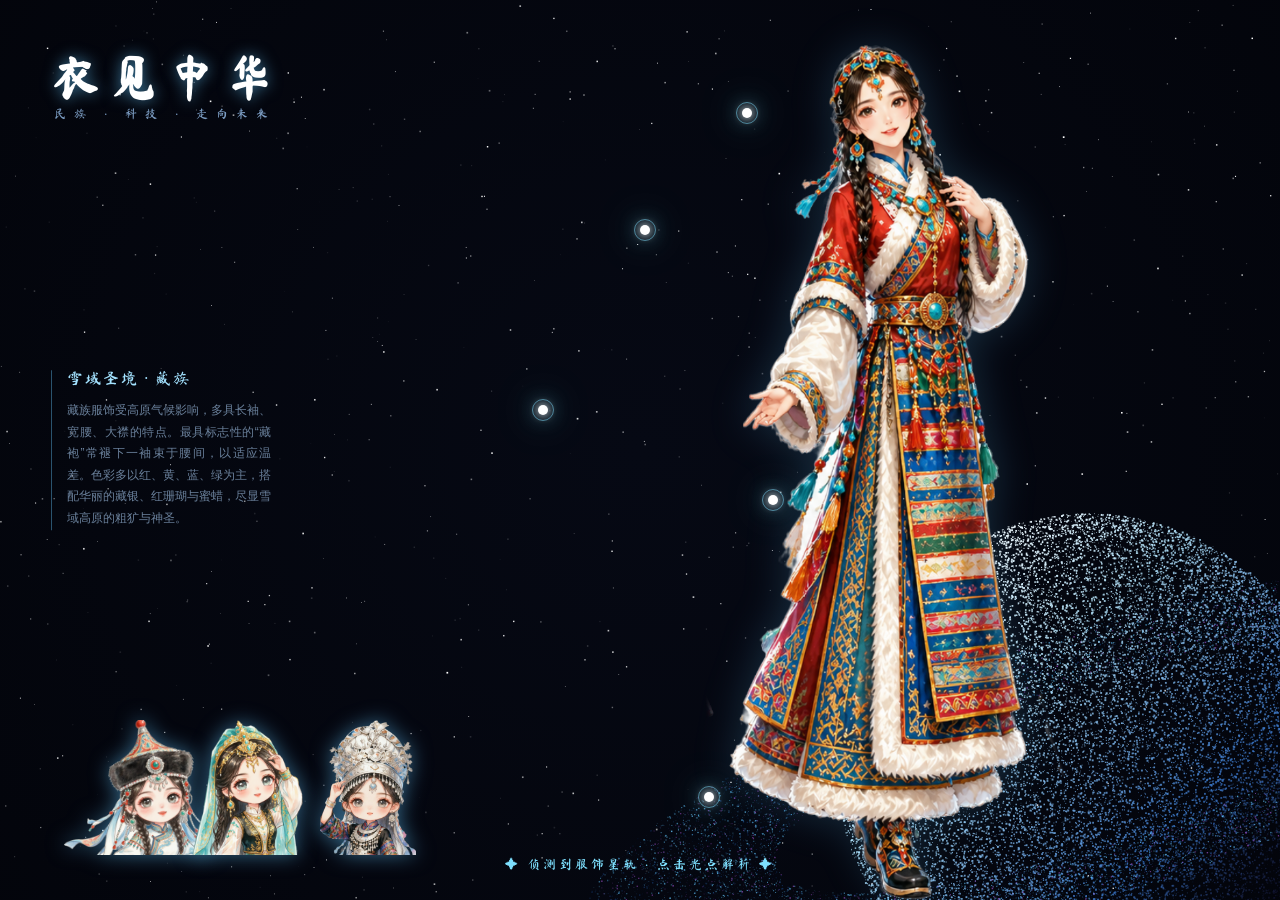
<file: 知识云/index-z.html>
<!DOCTYPE html>
<html lang="zh-CN">
<head>
    <meta charset="UTF-8">
    <meta name="viewport" content="width=device-width, initial-scale=1.0">
    <title>衣见中华 - 藏族服饰</title>
    <link href="https://fonts.googleapis.com/css2?family=Ma+Shan+Zheng&family=ZCOOL+XiaoWei&display=swap" rel="stylesheet">
    <style>
        /* ================= 基础重置 ================= */
        * {
            margin: 0;
            padding: 0;
            box-sizing: border-box;
            font-family: 'Ma Shan Zheng', 'ZCOOL XiaoWei', 'KaiTi', 'STKaiti', serif;
        }

        body {
            background-color: #010206;
            color: #fff;
            overflow: hidden;
            height: 100vh;
            width: 100vw;
        }

        /* 禁止所有图片原生拖拽 */
        img {
            -webkit-user-drag: none;
            user-select: none;
        }

        /* Canvas 星空图层 */
        #space-canvas {
            position: absolute;
            top: 0; left: 0;
            width: 100%; height: 100%;
            z-index: 0;
        }

        /* ================= 1. 左上角标题 ================= */
        .hero-text {
            position: absolute;
            left: 4%;
            top: 6%;
            z-index: 10;
            opacity: 0;
            animation: fadeIn 2s ease 0.5s forwards;
        }

        .hero-text h1 {
            font-size: 48px;
            color: #fff;
            letter-spacing: 10px;
            margin-bottom: 5px;
            text-shadow: 0 0 15px rgba(100, 200, 255, 0.6);
        }

        .hero-text p {
            font-size: 12px;
            color: #7b9cc2;
            letter-spacing: 8px;
            margin-left: 3px;
        }

        /* ================= 2. 左侧极简民族介绍 ================= */
        .intro-frame {
            position: absolute;
            top: 50%;
            left: 4%;
            transform: translateY(-50%);
            width: 220px;
            z-index: 10;
            border-left: 1px solid rgba(100, 200, 255, 0.4);
            padding-left: 15px;
            opacity: 0;
            animation: fadeIn 2s ease 1s forwards;
        }

        .intro-frame h2 {
            font-size: 16px;
            color: #a3e2ff;
            margin-bottom: 12px;
            letter-spacing: 2px;
            font-weight: normal;
        }

        .intro-frame p {
            font-size: 12px;
            line-height: 1.8;
            color: #6a809b;
            text-align: justify;
            font-family: 'Microsoft YaHei', sans-serif;
        }

        /* ================= 3. 人物图片 ================= */
        /* 大图：藏族 */
        .character-main {
            position: absolute;
            left: 55%;
            top: 5%;
            height: 95vh;
            z-index: 2;
            filter: drop-shadow(0 0 20px rgba(100, 200, 255, 0.2));
        }

        /* 小图通用样式 */
        .character-q {
            position: absolute;
            height: 15vh;
            z-index: 3;
            filter: drop-shadow(0 0 10px rgba(100, 200, 255, 0.5));
            transition: transform 0.3s ease, filter 0.3s ease;
        }

        .character-q:hover {
            transform: translateY(-10px) scale(1.1);
            filter: drop-shadow(0 0 20px rgba(100, 200, 255, 0.8));
        }

        /* 小图固定位置 */
        .q-mgQ { left: 5%; top: 80%; }
        .q-wweQ { left: 15%; top: 80%; }
        .q-mQ { left: 25%; top: 80%; }

        /* ================= 4. 互动光点 ================= */
        .pink-dot {
            position: absolute;
            width: 10px; height: 10px;
            background: #fff;
            border-radius: 50%;
            cursor: pointer; /* 恢复鼠标小手 */
            box-shadow:
                0 0 10px #fff,
                0 0 20px #7ee0ff,
                0 0 40px #7ee0ff;
            animation: pulseLight 3s infinite alternate;
            z-index: 20;
        }

        /* 雷达扫描圈 */
        .pink-dot::before {
            content: '';
            position: absolute;
            top: 50%; left: 50%;
            transform: translate(-50%, -50%);
            width: 20px; height: 20px;
            border: 1px solid rgba(126, 224, 255, 0.5);
            border-radius: 50%;
            animation: radar 2s infinite linear;
            pointer-events: none;
        }

        @keyframes pulseLight {
            0% { box-shadow: 0 0 10px #fff, 0 0 20px #7ee0ff; }
            100% { box-shadow: 0 0 15px #fff, 0 0 30px #7ee0ff, 0 0 50px #7ee0ff; }
        }

        @keyframes radar {
            0% { width: 10px; height: 10px; opacity: 1; }
            100% { width: 50px; height: 50px; opacity: 0; }
        }

        .pink-dot:hover {
            transform: scale(1.5);
            box-shadow: 0 0 30px #fff, 0 0 60px #7ee0ff;
        }

        /* 悬浮文字标签 */
        .pink-dot::after {
            content: attr(data-name);
            position: absolute;
            top: 50%;
            transform: translateY(-50%);
            white-space: nowrap;
            font-size: 15px;
            color: #a3e2ff;
            opacity: 0;
            transition: opacity 0.3s;
            pointer-events: none;
            letter-spacing: 2px;
            text-shadow: 0 0 10px rgba(0,0,0,1), 0 0 5px #000;
        }

        .point-left .pink-dot::after { right: 150%; }
        .point-right .pink-dot::after { left: 150%; }

        .pink-dot:hover::after { opacity: 1; }

        /* ================= 光点固定坐标 ================= */
        /* 如果觉得位置不完美，只需微调这里的百分比数字 */
        .pos-1 { top: 12%; left: 58%; } /* 藏式头饰 */
        .pos-2 { top: 25%; left: 50%; } /* 藏袍交领 */
        .pos-3 { top: 55%; left: 60%; } /* 邦典 (围裙) */
        .pos-4 { top: 45%; left: 42%; } /* 单袖褪去 (露出的胳膊/腰侧) */
        .pos-5 { top: 88%; left: 55%; } /* 藏靴 */

        /* ================= 5. 弹窗 ================= */
        .modal-overlay {
            position: fixed; top: 0; left: 0; width: 100%; height: 100%;
            background: rgba(0, 2, 10, 0.8); backdrop-filter: blur(8px);
            display: none; justify-content: center; align-items: center; z-index: 100;
        }

        .modal-content {
            background: rgba(5, 10, 25, 0.9);
            border: 1px solid rgba(126, 224, 255, 0.3);
            box-shadow: 0 0 40px rgba(126, 224, 255, 0.15);
            padding: 50px 40px; width: 600px; max-width: 90%;
            position: relative;
            animation: modalFadeIn 0.4s ease;
        }

        @keyframes modalFadeIn {
            from { opacity: 0; transform: scale(0.95); }
            to { opacity: 1; transform: scale(1); }
        }

        .close-btn {
            position: absolute; top: 15px; right: 20px; font-size: 28px;
            color: #7ee0ff; cursor: pointer; font-family: sans-serif;
        }

        .modal-title {
            font-size: 28px; color: #7ee0ff; margin-bottom: 25px;
            text-align: center; letter-spacing: 4px;
        }

        .modal-desc {
            font-size: 16px; line-height: 2; color: #b0c4d8;
            font-family: 'Microsoft YaHei', sans-serif; text-align: justify;
        }

        /* ================= 底部提示 ================= */
        .click-hint {
            position: absolute; bottom: 3%; left: 50%; transform: translateX(-50%);
            z-index: 10; color: #7ee0ff; font-size: 13px; letter-spacing: 3px;
            opacity: 0; animation: fadeIn 2s ease 2s forwards; pointer-events: none;
        }

        @keyframes fadeIn { to { opacity: 1; } }
    </style>
</head>
<body>

    <canvas id="space-canvas"></canvas>

    <div class="hero-text">
        <h1>衣见中华</h1>
        <p>民族 · 科技 · 走向未来</p>
    </div>

    <div class="intro-frame">
        <h2>雪域圣境 · 藏族</h2>
        <p>藏族服饰受高原气候影响，多具长袖、宽腰、大襟的特点。最具标志性的“藏袍”常褪下一袖束于腰间，以适应温差。色彩多以红、黄、蓝、绿为主，搭配华丽的藏银、红珊瑚与蜜蜡，尽显雪域高原的粗犷与神圣。</p>
    </div>

    <!-- 大图：z.png -->
    <img src="z.png" class="character-main" alt="藏族女孩">

    <!-- 左下角三个小人 -->
    <img src="mgQ.png" class="character-q" onclick="window.location.href='index-mg.html'" alt="蒙古族" style="left: 5%; top: 80%;">
    <img src="wweQ.png" class="character-q" onclick="window.location.href='index-wwe.html'" alt="维吾尔族" style="left: 15%; top: 80%;">
    <img src="mQ.png" class="character-q" onclick="window.location.href='index-m.html'" alt="苗族" style="left: 25%; top: 80%;">
    <!-- 交互光点 (藏族服饰文案) -->
    <div class="pink-dot point-right pos-1" data-name="藏式头饰" onclick="showModal('藏式头饰与发辫', '藏族女性常将头发梳成数十条细密的辫子，并佩戴镶嵌有红珊瑚、绿松石、蜜蜡的银质头饰或发套。在节日庆典时，头饰的华丽程度往往是家庭财富与审美的象征。')"></div>

    <div class="pink-dot point-left pos-2" data-name="藏袍交领" onclick="showModal('藏袍交领与镶边', '藏袍多为右衽大襟，领口、袖口和下摆常以毛皮、氆氇（pǔ lǔ）或彩色丝线镶边。这种设计不仅极其保暖，还增加了一种厚重的层次美感，极具高原民族特色。')"></div>

    <div class="pink-dot point-right pos-3" data-name="邦典" onclick="showModal('藏族邦典（围裙）', '邦典是藏族已婚女性的标志性腰饰，是一种色彩斑斓的条纹围裙。它以五彩丝线织成，条纹粗细不一，色彩对比强烈，宛如雨后的彩虹，为厚重的藏袍增添了灵动的色彩。')"></div>

    <div class="pink-dot point-left pos-4" data-name="单袖褪去" onclick="showModal('单袖褪去穿着法', '藏袍的袖子通常比手臂长很多。由于高原早晚温差大，藏族同胞常将右袖（或双袖）褪下，束于腰间，露出右臂。这种穿法既方便劳作，又能灵活调节体温，是藏族服饰最独特的标志。')"></div>

    <div class="pink-dot point-right pos-5" data-name="藏靴" onclick="showModal('藏族藏靴', '传统藏靴（如松巴鞋）多用牛皮、毛毡缝制，靴底厚实，靴尖微微上翘。这种设计不仅防寒保暖，还非常适合在崎岖泥泞的高原山路上行走，具有极高的实用价值。')"></div>

    <!-- 底部提示 -->
    <div class="click-hint">✦ 侦测到服饰星轨 · 点击光点解析 ✦</div>

    <div class="modal-overlay" id="modalOverlay">
        <div class="modal-content">
            <span class="close-btn" onclick="closeModal()">&times;</span>
            <h2 class="modal-title" id="modalTitle">名称</h2>
            <p class="modal-desc" id="modalDesc">介绍...</p>
        </div>
    </div>

    <script>
        // ================= 核心星空引擎 =================
        const canvas = document.getElementById('space-canvas');
        const ctx = canvas.getContext('2d');
        let width, height;

        function initCanvas() {
            width = canvas.width = window.innerWidth;
            height = canvas.height = window.innerHeight;
            generateUniverse();
        }

        let stars = [];
        let planetDots = [];
        let ringDotsBack = [];
        let ringDotsFront = [];
        let meteors = [];

        function lerpColor(c1, c2, t) {
            return {
                r: Math.round(c1.r + (c2.r - c1.r) * t),
                g: Math.round(c1.g + (c2.g - c1.g) * t),
                b: Math.round(c1.b + (c2.b - c1.b) * t)
            };
        }

        function generateUniverse() {
            stars = Array.from({ length: 800 }, () => ({
                x: Math.random() * width, y: Math.random() * height,
                size: Math.random() * 1.2 + 0.5, alpha: Math.random(), speed: Math.random() * 0.02 + 0.005
            }));

            planetDots = [];
            const pX = width * 0.85; const pY = height * 0.85;
            const pR = Math.min(width, height) * 0.28;
            const lx = -0.707; const ly = -0.707;

            for (let i = 0; i < 40000; i++) {
                const angle = Math.random() * Math.PI * 2;
                const rNorm = Math.sqrt(Math.random());
                const r = rNorm * pR;
                const x = pX + Math.cos(angle) * r;
                const y = pY + Math.sin(angle) * r;
                const nx = (x - pX) / pR; const ny = (y - pY) / pR;
                const dot = nx * lx + ny * ly;
                const edgeFactor = Math.pow(rNorm, 6);
                if (Math.random() > 0.5 + edgeFactor * 0.5) continue;

                const lightIntensity = (dot + 1) / 2;
                let colorStr;
                if (lightIntensity > 0.7) {
                    const t = (lightIntensity - 0.7) / 0.3;
                    colorStr = `rgba(${180 + t*75}, ${230 + t*25}, 255, ${0.8 + t*0.2})`;
                } else if (lightIntensity > 0.3) {
                    const t = (lightIntensity - 0.3) / 0.4;
                    const c = lerpColor({r:60, g:120, b:200}, {r:180, g:230, b:255}, t);
                    colorStr = `rgba(${c.r}, ${c.g}, ${c.b}, 0.8)`;
                } else {
                    const t = lightIntensity / 0.3;
                    const c = lerpColor({r:20, g:10, b:40}, {r:60, g:120, b:200}, t);
                    colorStr = `rgba(${c.r}, ${c.g}, ${c.b}, ${0.3 + t*0.5})`;
                }
                planetDots.push({ x, y, size: Math.random() * 1.5 + 0.5, color: colorStr });
            }

            ringDotsBack = []; ringDotsFront = [];
            const ringTilt = -Math.PI / 10;

            for (let i = 0; i < 20000; i++) {
                const r = pR * (Math.random() * 0.8 + 1.3);
                const angle = Math.random() * Math.PI * 2;
                let ex = Math.cos(angle) * r;
                let ey = Math.sin(angle) * r * 0.25;
                const x = pX + ex * Math.cos(ringTilt) - ey * Math.sin(ringTilt);
                const y = pY + ex * Math.sin(ringTilt) + ey * Math.cos(ringTilt);

                const colorRand = Math.random();
                let colorStr;
                if (colorRand > 0.85) colorStr = `rgba(200, 100, 255, ${Math.random() * 0.6})`;
                else if (colorRand > 0.4) colorStr = `rgba(100, 200, 255, ${Math.random() * 0.8})`;
                else colorStr = `rgba(30, 80, 150, ${Math.random() * 0.5})`;

                const dot = { x, y, size: Math.random() * 1.2 + 0.3, color: colorStr };
                if (y > pY) { ringDotsFront.push(dot); } else { ringDotsBack.push(dot); }
            }
        }

        function createMeteor() {
            if (Math.random() > 0.02) return;
            meteors.push({
                x: width * (Math.random() * 0.5 + 0.5), y: Math.random() * height * 0.4,
                length: Math.random() * 150 + 100, speed: Math.random() * 8 + 5,
                angle: Math.PI / 4 + (Math.random() * 0.2 - 0.1), life: 1
            });
        }

        initCanvas();
        window.addEventListener('resize', initCanvas);

        function drawUniverse() {
            ctx.clearRect(0, 0, width, height);
            let gradient = ctx.createRadialGradient(width/2, height/2, 0, width/2, height/2, width);
            gradient.addColorStop(0, '#060914'); gradient.addColorStop(1, '#010206');
            ctx.fillStyle = gradient; ctx.fillRect(0, 0, width, height);

            stars.forEach(star => {
                star.alpha += (Math.random() - 0.5) * star.speed;
                if (star.alpha < 0.1) star.alpha = 0.1;
                if (star.alpha > 1) star.alpha = 1;
                ctx.fillStyle = `rgba(255, 255, 255, ${star.alpha})`;
                ctx.fillRect(star.x, star.y, star.size, star.size);
            });

            createMeteor();
            for (let i = meteors.length - 1; i >= 0; i--) {
                let m = meteors[i];
                m.x -= Math.cos(m.angle) * m.speed;
                m.y += Math.sin(m.angle) * m.speed;
                m.life -= 0.01;
                if (m.life <= 0 || m.x < 0 || m.y > height) { meteors.splice(i, 1); continue; }
                const endX = m.x + Math.cos(m.angle) * m.length;
                const endY = m.y - Math.sin(m.angle) * m.length;
                const grad = ctx.createLinearGradient(m.x, m.y, endX, endY);
                grad.addColorStop(0, `rgba(255, 255, 255, ${m.life})`);
                grad.addColorStop(1, 'rgba(126, 224, 255, 0)');
                ctx.beginPath(); ctx.moveTo(m.x, m.y); ctx.lineTo(endX, endY);
                ctx.strokeStyle = grad; ctx.lineWidth = 2; ctx.stroke();
            }

            ringDotsBack.forEach(dot => { ctx.fillStyle = dot.color; ctx.fillRect(dot.x, dot.y, dot.size, dot.size); });
            planetDots.forEach(dot => { ctx.fillStyle = dot.color; ctx.fillRect(dot.x, dot.y, dot.size, dot.size); });
            ringDotsFront.forEach(dot => { ctx.fillStyle = dot.color; ctx.fillRect(dot.x, dot.y, dot.size, dot.size); });

            requestAnimationFrame(drawUniverse);
        }
        drawUniverse();

        // ================= 交互逻辑 =================
        const modalOverlay = document.getElementById('modalOverlay');
        const modalTitle = document.getElementById('modalTitle');
        const modalDesc = document.getElementById('modalDesc');

        function showModal(title, description) {
            modalTitle.innerText = title;
            modalDesc.innerText = description;
            modalOverlay.style.display = 'flex';
        }

        function closeModal() {
            modalOverlay.style.display = 'none';
        }

        modalOverlay.addEventListener('click', function(event) {
            if (event.target === modalOverlay) closeModal();
        });
    </script>
</body>
</html>
</file>
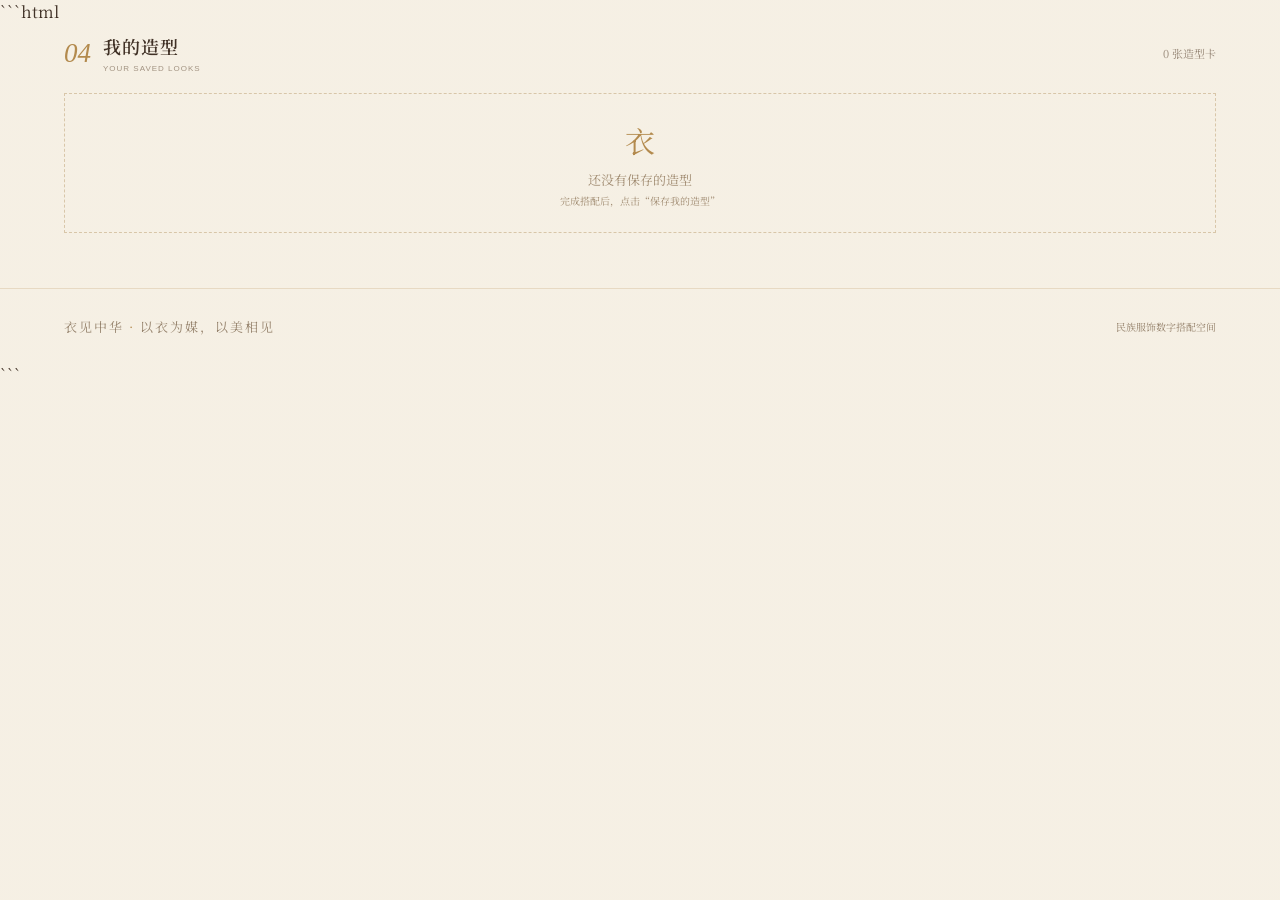
<file: 装扮/record.html>
```html
<!DOCTYPE html>
<html lang="zh-CN">
<head>
  <meta charset="UTF-8">
  <meta name="viewport" content="width=device-width, initial-scale=1.0">
  <title>我的造型｜衣见中华</title>
  <link rel="stylesheet" href="style.css">
</head>
<body>

  <!-- 公共导航：下一步从 outfit.html 复制原有导航到这里 -->

  <main class="page-container">
    <section class="saved-section" id="saved">
      <div class="saved-heading">
        <div class="section-heading">
          <span class="section-number">04</span>
          <div>
            <h2>我的造型</h2>
            <p>YOUR SAVED LOOKS</p>
          </div>
        </div>
        <span class="saved-count" id="savedCount">0 张造型卡</span>
      </div>

      <div class="saved-grid" id="savedGrid">
        <div class="saved-empty">
          <span>衣</span>
          <p>还没有保存的造型</p>
          <small>完成搭配后，点击“保存我的造型”</small>
        </div>
      </div>
    </section>
  </main>

  <footer class="footer">
    <div class="footer-brand">衣见中华 <span>·</span> 以衣为媒，以美相见</div>
    <p>民族服饰数字搭配空间</p>
  </footer>

  <div class="toast" id="toast" role="status" aria-live="polite"></div>

  <script src="script.js"></script>
</body>
</html>
```
</file>
<file: style.css>
@import url('https://fonts.googleapis.com/css2?family=Noto+Serif+SC:wght@400;500;600;700;800&display=swap');

:root {
  --paper: #f6f0e5;
  --paper-deep: #eee3d0;
  --card: #fffaf1;
  --ink: #403126;
  --muted: #958575;
  --gold: #b38a4d;
  --gold-light: #d9bd87;
  --line: #e7d9c3;
  --red: #8d4438;
  --green: #68745a;
  --shadow: 0 12px 35px rgba(79, 53, 31, .06);
}

* {
  box-sizing: border-box;
}

html {
  scroll-behavior: smooth;
  scroll-padding-top: 90px;
}
body {
  margin: 0;
  color: var(--ink);

  /* 网页背景底色 */
  background-color: #f5efe3;

  /* 民族风景背景 + 浅米色蒙版 */
  background-image:
    linear-gradient(
      rgba(248, 243, 233, 0.20),
      rgba(248, 243, 233, 0.20)
    ),
    var(--ethnic-background, none);

  background-size: cover;
  background-position: center;
  background-repeat: no-repeat;
  background-attachment: fixed;

  font-family: "Noto Serif SC", "Songti SC", serif;
}

button, input {
  font: inherit;
}

button {
  cursor: pointer;
}

button:focus-visible,
a:focus-visible,
input:focus-visible {
  outline: 2px solid var(--gold);
  outline-offset: 3px;
}

a {
  color: inherit;
  text-decoration: none;
}

.topbar {
  min-height: 82px;
  padding: 0 5.5%;
  display: flex;
  align-items: center;
  justify-content: space-between;
  gap: 28px;
  border-bottom: 1px solid rgba(179, 138, 77, .23);
  background: rgba(255, 250, 241, .76);
}

.brand {
  display: flex;
  align-items: center;
  gap: 12px;
  flex-shrink: 0;
}

.brand-mark {
  width: 42px;
  height: 42px;
  display: grid;
  place-items: center;
  color: #fff8ec;
  background: var(--red);
  font-size: 23px;
  border-radius: 2px;
  box-shadow: 3px 3px 0 var(--gold-light);
}

.brand strong,
.brand small {
  display: block;
}

.brand strong {
  font-size: 20px;
  letter-spacing: 3px;
}

.brand small {
  margin-top: 3px;
  color: var(--muted);
  font-family: Arial, sans-serif;
  font-size: 9px;
  letter-spacing: 1.4px;
}

.nav {
  display: flex;
  align-items: center;
  gap: clamp(18px, 3vw, 42px);
}

.nav-link {
  position: relative;
  padding: 30px 0 27px;
  color: #786858;
  font-size: 13px;
  white-space: nowrap;
}

.nav-link::after {
  content: "";
  position: absolute;
  bottom: 19px;
  left: 0;
  width: 0;
  height: 1px;
  background: var(--gold);
  transition: width .25s;
}

.nav-link:hover::after,
.nav-link.active::after {
  width: 100%;
}

.nav-link.active {
  color: var(--red);
}

.outline-button,
.primary-button {
  min-height: 40px;
  padding: 0 20px;
  display: inline-flex;
  justify-content: center;
  align-items: center;
  gap: 12px;
  border: 1px solid var(--gold);
  font-size: 12px;
  transition: .2s ease;
}

.outline-button {
  color: var(--ink);
  background: transparent;
}

.outline-button:hover {
  color: var(--red);
  background: #f3e8d5;
}

.primary-button {
  color: #fff9ee;
  background: var(--red);
  border-color: var(--red);
}

.primary-button:hover {
  background: #71352d;
  transform: translateY(-1px);
}

.hero {
  min-height: 250px;
  padding: 42px 9% 38px;
  display: flex;
  justify-content: space-between;
  align-items: center;
  overflow: hidden;
  position: relative;
  border-bottom: 1px solid rgba(179, 138, 77, .2);
}

.hero::before {
  content: "衣";
  position: absolute;
  right: 22%;
  top: -70px;
  color: rgba(179, 138, 77, .055);
  font-size: 320px;
  font-weight: 800;
  pointer-events: none;
}

.hero-copy {
  position: relative;
  z-index: 1;
}

.eyebrow,
.mini-label {
  color: var(--gold);
  font-family: Arial, sans-serif;
  font-size: 9px;
  letter-spacing: 2px;
}

.hero h1 {
  margin: 14px 0 12px;
  font-size: clamp(30px, 3.2vw, 43px);
  line-height: 1.45;
  letter-spacing: 3px;
  font-weight: 600;
}

.hero h1 em {
  color: var(--red);
  font-style: normal;
}

.hero-copy p {
  max-width: 430px;
  color: #847565;
  font-size: 12px;
  line-height: 2;
}

.text-link {
  display: inline-flex;
  align-items: center;
  gap: 18px;
  margin-top: 10px;
  padding-bottom: 5px;
  color: var(--red);
  font-size: 12px;
  border-bottom: 1px solid var(--gold-light);
}

.hero-decoration {
  width: 180px;
  height: 180px;
  margin-right: 6%;
  position: relative;
  display: grid;
  place-items: center;
  border: 1px solid rgba(179, 138, 77, .45);
  border-radius: 50%;
}

.hero-decoration::before,
.hero-decoration::after {
  content: "";
  position: absolute;
  border: 1px solid rgba(179, 138, 77, .3);
  border-radius: 50%;
}

.hero-decoration::before {
  inset: 10px;
}

.hero-decoration::after {
  inset: 21px;
  border-style: dashed;
}

.seal {
  z-index: 1;
  color: var(--red);
  font-size: 65px;
}

.hero-line {
  position: absolute;
  width: 225px;
  height: 1px;
  background: var(--gold-light);
  transform: rotate(-45deg);
}

.hero-caption {
  position: absolute;
  bottom: -20px;
  color: var(--muted);
  font-size: 10px;
  letter-spacing: 3px;
  white-space: nowrap;
}

.studio-layout {
  max-width: 1500px;
  margin: 0 auto;
  padding: 34px 4.5% 48px;
  display: grid;
  grid-template-columns: minmax(190px, .76fr) minmax(300px, 1.35fr) minmax(280px, 1.05fr);
  gap: 18px;
  align-items: stretch;
}

.panel {
  min-width: 0;
  background: rgba(255, 250, 241, .88);
  border: 1px solid var(--line);
  box-shadow: var(--shadow);
}

.ethnic-sidebar,
.wardrobe-panel {
  padding: 23px 19px;
}

.section-heading {
  display: flex;
  align-items: center;
  gap: 12px;
}

.section-number {
  color: var(--gold);
  font-family: Georgia, serif;
  font-size: 27px;
  font-style: italic;
}

.section-heading h2 {
  margin: 0;
  font-size: 18px;
  font-weight: 600;
  letter-spacing: 1px;
}

.section-heading p {
  margin: 5px 0 0;
  color: #a29382;
  font-family: Arial, sans-serif;
  font-size: 8px;
  letter-spacing: 1px;
}

.ethnic-list {
  display: grid;
  gap: 9px;
  margin-top: 28px;
}

.ethnic-option {
  width: 100%;
  min-height: 69px;
  padding: 10px;
  display: flex;
  align-items: center;
  gap: 10px;
  text-align: left;
  color: var(--ink);
  background: transparent;
  border: 1px solid transparent;
  transition: .2s;
}

.ethnic-option:hover {
  background: #f7efdf;
}

.ethnic-option.active {
  background: #f4ead8;
  border-color: #d6bd92;
}

.ethnic-symbol {
  width: 39px;
  height: 39px;
  flex-shrink: 0;
  display: grid;
  place-items: center;
  color: var(--red);
  background: #ead9bd;
  font-size: 19px;
}

.ethnic-info {
  min-width: 0;
  flex: 1;
}

.ethnic-info strong,
.ethnic-info small {
  display: block;
}

.ethnic-info strong {
  font-size: 13px;
  font-weight: 600;
}

.ethnic-info small {
  margin-top: 5px;
  color: var(--muted);
  font-size: 10px;
}

.option-arrow {
  color: var(--gold);
  font-size: 14px;
  opacity: 0;
  transition: .2s;
}

.ethnic-option.active .option-arrow,
.ethnic-option:hover .option-arrow {
  opacity: 1;
}

.sidebar-note {
  margin-top: 32px;
  padding: 15px 12px;
  display: flex;
  gap: 9px;
  background: #f3ebdd;
  border-left: 2px solid var(--gold);
}

.note-icon {
  color: var(--gold);
}

.sidebar-note p {
  margin: 0;
  color: #877663;
  font-size: 10px;
  line-height: 1.9;
}

.character-panel {
  padding: 22px 20px 18px;
  background: transparent;
}



.character-topline {
  display: flex;
  justify-content: space-between;
  align-items: center;
  gap: 12px;
}

.character-topline h2 {
  margin: 8px 0 0;
  font-size: 21px;
  font-weight: 600;
  letter-spacing: 2px;
}

.collection-tag {
  padding: 7px 10px;
  color: var(--gold);
  border: 1px solid var(--line);
  font-size: 10px;
  white-space: nowrap;
}

.character-stage {
  min-height: 410px;
  height: clamp(410px, 43vw, 530px);
  margin-top: 18px;
  position: relative;
  display: flex;
  justify-content: center;
  align-items: center;
  overflow: hidden;

background:
  radial-gradient(
    ellipse at 50% 42%,
    rgba(255, 255, 255, 0.35),
    transparent 55%
  ),
  linear-gradient(
    150deg,
    rgba(255, 254, 250, 0.55),
    rgba(252, 250, 245, 0.45)
  );


  border: 1px solid #ebddc5;
}

.character-stage::before {
  content: "";
  position: absolute;
  inset: 12px;
  border: 1px solid rgba(179, 138, 77, .25);
  pointer-events: none;
}

.stage-circle {
  position: absolute;
  border: 1px solid rgba(179, 138, 77, .27);
  border-radius: 50%;
}

.circle-one {
  width: 270px;
  height: 270px;
}

.circle-two {
  width: 320px;
  height: 320px;
  border-style: dashed;
  opacity: .7;
}

.stage-decoration {
  position: absolute;
  color: rgba(179, 138, 77, .6);
  font-size: 28px;
}

.decoration-left {
  left: 12%;
  top: 21%;
}

.decoration-right {
  right: 12%;
  top: 37%;
}

.character-placeholder {
  width: 210px;
  height: 360px;
  position: relative;
  z-index: 1;
  transform: scale(.94);
  transform-origin: center center;
  filter: drop-shadow(0 12px 9px rgba(91, 59, 37, .12));
}

.character-halo {
  position: absolute;
  z-index: -1;
  left: 15px;
  top: 10px;
  width: 180px;
  height: 180px;
  border: 1px solid rgba(179, 138, 77, .4);
  border-radius: 50%;
}

.character-head {
  position: absolute;
  left: 74px;
  top: 26px;
  width: 64px;
  height: 78px;
  z-index: 4;
}

.face {
  position: absolute;
  inset: 9px 7px 0;
  background: #e7bfa0;
  border-radius: 44% 44% 45% 45%;
  border: 1px solid rgba(111, 64, 42, .2);
}

.hair {
  position: absolute;
  top: 0;
  left: 0;
  width: 64px;
  height: 47px;
  z-index: 2;
  background: #33231e;
  border-radius: 48% 48% 22% 22%;
}

.hair::after {
  content: "";
  position: absolute;
  top: 22px;
  left: 27px;
  width: 10px;
  height: 31px;
  background: #33231e;
}

.hair-side {
  position: absolute;
  z-index: 3;
  top: 31px;
  width: 14px;
  height: 49px;
  background: #33231e;
  border-radius: 9px;
}

.hair-left {
  left: 1px;
}

.hair-right {
  right: 1px;
}

.eye {
  position: absolute;
  top: 32px;
  width: 4px;
  height: 3px;
  background: #493027;
  border-radius: 50%;
}

.eye-left {
  left: 11px;
}

.eye-right {
  right: 11px;
}

.mouth {
  position: absolute;
  left: 22px;
  top: 45px;
  width: 9px;
  height: 4px;
  border-bottom: 1px solid #a85f56;
  border-radius: 50%;
}

.character-neck {
  position: absolute;
  z-index: 3;
  top: 91px;
  left: 94px;
  width: 24px;
  height: 29px;
  background: #e7bfa0;
}

.character-body {
  position: absolute;
  top: 108px;
  left: 42px;
  width: 126px;
  height: 135px;
  z-index: 2;
  background: #8c3d35;
  clip-path: polygon(30% 0, 70% 0, 100% 18%, 88% 100%, 12% 100%, 0 18%);
}

.collar {
  position: absolute;
  left: 39px;
  top: 0;
  width: 49px;
  height: 45px;
  background: #e9d4a9;
  clip-path: polygon(0 0, 50% 70%, 100% 0, 75% 100%, 50% 80%, 25% 100%);
}

.body-pattern {
  position: absolute;
  left: 50%;
  top: 50px;
  transform: translateX(-50%);
  color: #dfc08a;
  font-size: 29px;
}

.body-belt {
  position: absolute;
  bottom: 16px;
  left: 0;
  width: 100%;
  height: 9px;
  background: #d3ae69;
}

.character-skirt {
  position: absolute;
  top: 222px;
  left: 20px;
  width: 170px;
  height: 113px;
  z-index: 2;
  background: repeating-linear-gradient(
    0deg,
    #493a5b 0,
    #493a5b 10px,
    #a84f42 10px,
    #a84f42 15px,
    #d6b879 15px,
    #d6b879 19px
  );
  clip-path: polygon(24% 0, 76% 0, 100% 100%, 0 100%);
  border-bottom: 5px solid #d5b16f;
}

.character-shoes {
  position: absolute;
  bottom: 14px;
  left: 61px;
  width: 90px;
  display: flex;
  justify-content: space-between;
}

.character-shoes span {
  width: 35px;
  height: 15px;
  background: #493027;
  border-radius: 70% 30% 20% 20%;
}

.character-image {
  position: relative;
  z-index: 2;
  max-width: 92%;
  max-height: 90%;
  object-fit: contain;
}


.stage-caption {
  position: absolute;
  z-index: 3;
  left: 0;
  right: 0;
  bottom: 14px;
  text-align: center;
}

.stage-caption span,
.stage-caption strong {
  display: block;
}

.stage-caption span {
  color: #a28c6c;
  font-family: Arial, sans-serif;
  font-size: 7px;
  letter-spacing: 1.4px;
}

.stage-caption strong {
  margin-top: 5px;
  color: #76543a;
  font-size: 13px;
  letter-spacing: 2px;
}

.character-footer {
  display: flex;
  justify-content: space-between;
  align-items: center;
  gap: 12px;
  padding-top: 18px;
}

.current-look {
  display: flex;
  align-items: center;
  gap: 8px;
  color: var(--muted);
  font-size: 11px;
}

.look-dot {
  width: 7px;
  height: 7px;
  background: var(--green);
  border-radius: 50%;
}

.current-look strong {
  color: var(--ink);
  font-size: 11px;
}

.character-footer .primary-button {
  padding: 0 13px;
}

.wardrobe-panel {
  display: flex;
  flex-direction: column;
}
.category-tabs {
  display: grid;
  grid-template-columns: repeat(3, minmax(0, 1fr)); /* 改为3列 */
  gap: 4px;
  margin-top: 25px;
  padding: 4px;
  background: #f2e8d8;
}

.category-tab {
  min-width: 0;
  padding: 10px 2px;
  color: #897765;
  background: transparent;
  border: 0;
  font-size: 11px;
  transition: .2s;
}

.category-tab.active {
  color: var(--red);
  background: var(--card);
  box-shadow: 0 2px 7px rgba(79, 53, 31, .08);
}

.wardrobe-intro {
  display: flex;
  justify-content: space-between;
  align-items: center;
  margin: 20px 0 12px;
  font-size: 12px;
}

.wardrobe-intro span:last-child {
  color: #a99a88;
  font-family: Arial, sans-serif;
  font-size: 8px;
  letter-spacing: 1px;
}

.item-grid {
  display: grid;
  grid-template-columns: repeat(2, minmax(0, 1fr));
  gap: 10px;
}

.item-card {
  min-width: 0;
  padding: 8px;
  position: relative;
  text-align: left;
  color: var(--ink);
  background: #fbf5e9;
  border: 1px solid #eee2ce;
  transition: .2s;
}

.item-card:hover {
  border-color: var(--gold-light);
  transform: translateY(-2px);
}

.item-card.selected {
  border: 1px solid var(--red);
  background: #f6eadb;
}

.item-art {
  height: 86px;
  display: grid;
  place-items: center;
  position: relative;
  background: linear-gradient(145deg, #f2e5cf, #e9d8bb);
}

.item-art::before {
  content: "";
  position: absolute;
  inset: 7px;
  border: 1px solid rgba(179, 138, 77, .23);
}

.item-emoji {
  position: relative;
  z-index: 1;
  font-size: 36px;
  filter: drop-shadow(0 3px 2px rgba(79, 53, 31, .1));
}

.item-check {
  width: 17px;
  height: 17px;
  position: absolute;
  top: 5px;
  right: 5px;
  z-index: 2;
  display: grid;
  place-items: center;
  color: white;
  background: var(--red);
  border-radius: 50%;
  font-family: Arial, sans-serif;
  font-size: 10px;
  opacity: 0;
}

.item-card.selected .item-check {
  opacity: 1;
}

.item-name {
  display: block;
  margin-top: 10px;
  overflow: hidden;
  font-size: 11px;
  text-overflow: ellipsis;
  white-space: nowrap;
}

.item-desc {
  display: block;
  margin-top: 5px;
  color: #9a8875;
  font-size: 9px;
  line-height: 1.5;
}

.selection-summary {
  margin-top: auto;
  padding-top: 21px;
}

.summary-title {
  display: flex;
  justify-content: space-between;
  align-items: center;
  font-size: 11px;
}

.clear-button {
  padding: 3px 0;
  color: #a18a72;
  background: transparent;
  border: 0;
  font-size: 10px;
}

.clear-button:hover {
  color: var(--red);
}

.summary-items {
  min-height: 43px;
  margin-top: 11px;
  display: flex;
  align-content: flex-start;
  flex-wrap: wrap;
  gap: 6px;
}

.summary-chip {
  padding: 6px 8px;
  color: #80664b;
  background: #f1e6d4;
  font-size: 10px;
}

.empty-summary {
  color: #b0a18e;
  font-size: 10px;
  line-height: 2;
}

.culture-section,
.saved-section {
  max-width: 1350px;
  margin: 0 auto;
  padding: 10px 5% 55px;
}

.culture-heading {
  margin-bottom: 20px;
}

.culture-card {
  min-height: 165px;
  padding: 28px 34px;
  display: flex;
  align-items: center;
  gap: 28px;
  background: #eee2cf;
  border: 1px solid #e3d2b7;
  position: relative;
  overflow: hidden;
}

.culture-symbol {
  width: 95px;
  height: 95px;
  flex-shrink: 0;
  display: grid;
  place-items: center;
  color: var(--red);
  border: 1px solid var(--gold);
  outline: 1px solid rgba(179, 138, 77, .35);
  outline-offset: 5px;
  font-size: 48px;
}

.culture-copy {
  max-width: 700px;
  position: relative;
  z-index: 1;
}

.culture-copy h3 {
  margin: 8px 0;
  font-size: 19px;
  letter-spacing: 1px;
}

.culture-copy p {
  margin: 0;
  color: #857360;
  font-size: 12px;
  line-height: 2;
}

.culture-side {
  margin-left: auto;
  align-self: stretch;
  display: flex;
  flex-direction: column;
  justify-content: space-between;
  align-items: center;
  color: #a68b64;
  font-size: 10px;
  letter-spacing: 3px;
  writing-mode: vertical-rl;
}

.culture-flower {
  font-size: 29px;
  writing-mode: horizontal-tb;
}

.saved-heading {
  display: flex;
  justify-content: space-between;
  align-items: center;
  margin-bottom: 20px;
}

.saved-count {
  color: var(--muted);
  font-size: 11px;
}

.saved-grid {
  display: grid;
  grid-template-columns: repeat(3, minmax(0, 1fr));
  gap: 16px;
}

.saved-empty {
  grid-column: 1 / -1;
  min-height: 140px;
  display: flex;
  flex-direction: column;
  align-items: center;
  justify-content: center;
  border: 1px dashed #d8c6a9;
  color: #a18c72;
}

.saved-empty > span {
  color: var(--gold);
  font-size: 30px;
}

.saved-empty p {
  margin: 8px 0 4px;
  font-size: 13px;
}

.saved-empty small {
  font-size: 10px;
}

.saved-card {
  min-width: 0;
  padding: 16px;
  background: var(--card);
  border: 1px solid var(--line);
  box-shadow: var(--shadow);
}

.saved-card-top {
  display: flex;
  justify-content: space-between;
  align-items: center;
  gap: 8px;
}

.saved-ethnic {
  padding: 5px 8px;
  color: var(--red);
  background: #f1e2cf;
  font-size: 10px;
}

.saved-date {
  color: #a79682;
  font-family: Arial, sans-serif;
  font-size: 9px;
}

.saved-card h3 {
  margin: 14px 0 7px;
  font-size: 16px;
}

.saved-card p {
  color: #9a8875;
  font-size: 11px;
  line-height: 1.8;
}

.saved-card-items {
  display: flex;
  flex-wrap: wrap;
  gap: 5px;
  margin: 12px 0;
}

.saved-card-items span {
  padding: 5px 7px;
  background: #f3eadb;
  color: #866d51;
  font-size: 9px;
}

.saved-card-actions {
  display: flex;
  gap: 8px;
  margin-top: 15px;
}

.saved-card-actions button {
  flex: 1;
  padding: 8px 5px;
  color: var(--red);
  background: transparent;
  border: 1px solid var(--line);
  font-size: 10px;
}

.saved-card-actions button:hover {
  background: #f5ead9;
}

.footer {
  min-height: 75px;
  padding: 18px 5%;
  display: flex;
  justify-content: space-between;
  align-items: center;
  gap: 20px;
  border-top: 1px solid var(--line);
  color: #96836d;
}

.footer-brand {
  font-size: 13px;
  letter-spacing: 2px;
}

.footer-brand span {
  color: var(--gold);
}

.footer p {
  font-size: 10px;
}

.toast {
  position: fixed;
  z-index: 100;
  left: 50%;
  bottom: 28px;
  max-width: calc(100vw - 32px);
  padding: 12px 22px;
  color: #fff8ec;
  background: #49352a;
  box-shadow: 0 5px 25px rgba(0, 0, 0, .15);
  font-size: 12px;
  opacity: 0;
  pointer-events: none;
  transform: translate(-50%, 12px);
  transition: .25s;
}

.toast.show {
  opacity: 1;
  transform: translate(-50%, 0);
}

.modal-backdrop {
  position: fixed;
  z-index: 90;
  inset: 0;
  padding: 20px;
  display: grid;
  place-items: center;
  background: rgba(43, 31, 23, .55);
  backdrop-filter: blur(4px);
}

.modal-backdrop[hidden] {
  display: none;
}

.look-modal {
  width: min(700px, 100%);
  max-height: 90vh;
  position: relative;
  display: grid;
  grid-template-columns: .8fr 1.2fr;
  overflow: auto;
  background: var(--card);
  box-shadow: 0 20px 80px rgba(0, 0, 0, .2);
}

.modal-close {
  position: absolute;
  top: 10px;
  right: 12px;
  z-index: 2;
  width: 32px;
  height: 32px;
  color: var(--ink);
  background: transparent;
  border: 0;
  font-size: 26px;
}

.modal-art {
  min-height: 430px;
  position: relative;
  display: grid;
  place-items: center;
  overflow: hidden;
  background: linear-gradient(145deg, #f0e2ca, #e2cba5);
}

.modal-art::before,
.modal-art::after {
  content: "";
  position: absolute;
  width: 230px;
  height: 230px;
  border: 1px solid rgba(179, 138, 77, .5);
  border-radius: 50%;
}

.modal-art::after {
  width: 190px;
  height: 190px;
  border-style: dashed;
}

.modal-seal {
  position: absolute;
  top: 18px;
  left: 18px;
  color: var(--red);
  font-size: 25px;
}

.modal-figure {
  color: var(--red);
  font-size: 90px;
}

.modal-art-caption {
  position: absolute;
  bottom: 18px;
  color: #947958;
  font-family: Arial, sans-serif;
  font-size: 8px;
  letter-spacing: 2px;
}

.modal-content {
  padding: 45px 30px 30px;
}

.modal-content h2 {
  margin: 9px 0;
  font-size: 23px;
}

.modal-date {
  color: var(--muted);
  font-size: 10px;
}

.modal-divider {
  height: 1px;
  margin: 20px 0;
  background: var(--line);
}

.modal-content h3 {
  font-size: 13px;
}

.modal-items {
  display: flex;
  flex-wrap: wrap;
  gap: 7px;
  margin: 12px 0 20px;
}

.modal-items span {
  padding: 7px 9px;
  color: #80664b;
  background: #f1e6d4;
  font-size: 10px;
}

.field-label {
  display: block;
  margin-bottom: 8px;
  color: #897765;
  font-size: 11px;
}

.look-name-input {
  width: 100%;
  padding: 11px;
  color: var(--ink);
  background: #fffdf8;
  border: 1px solid var(--line);
  font-size: 12px;
}

.modal-actions {
  display: flex;
  gap: 9px;
  margin-top: 18px;
}

.modal-actions button {
  flex: 1;
}

@media (min-width: 1500px) {
  .studio-layout {
    padding-left: 0;
    padding-right: 0;
  }
}

@media (max-width: 1100px) {
  .studio-layout {
    grid-template-columns: 190px minmax(300px, 1fr);
  }

  .wardrobe-panel {
    grid-column: 1 / -1;
  }

  .item-grid {
    grid-template-columns: repeat(4, minmax(0, 1fr));
  }

  .item-art {
    height: 100px;
  }

  .selection-summary {
    margin-top: 22px;
  }
}

@media (max-width: 700px) {
  .topbar {
    padding: 14px 5%;
    flex-wrap: wrap;
    gap: 12px;
  }

  .nav {
    order: 3;
    width: 100%;
    justify-content: space-between;
    gap: 10px;
  }

  .nav-link {
    padding: 10px 0;
    font-size: 11px;
  }

  .nav-link::after {
    bottom: 4px;
  }

  .brand strong {
    font-size: 17px;
  }

  .hero {
    min-height: 230px;
    padding: 35px 7%;
  }

  .hero-decoration {
    width: 95px;
    height: 95px;
    margin-right: 0;
    flex-shrink: 0;
  }

  .hero-decoration::before {
    inset: 6px;
  }

  .hero-decoration::after {
    inset: 12px;
  }

  .hero-decoration .seal {
    font-size: 36px;
  }

  .hero-caption {
    font-size: 8px;
    letter-spacing: 1px;
  }

  .hero::before {
    right: 8%;
    font-size: 200px;
  }

  .studio-layout {
    padding: 22px 4% 35px;
    grid-template-columns: 1fr;
  }

  .ethnic-sidebar,
  .wardrobe-panel {
    padding: 20px 16px;
  }

  .ethnic-list {
    grid-template-columns: repeat(2, minmax(0, 1fr));
    gap: 7px;
    margin-top: 18px;
  }

  .ethnic-option {
    min-height: 61px;
    gap: 7px;
    padding: 7px;
  }

  .ethnic-symbol {
    width: 32px;
    height: 32px;
    font-size: 16px;
  }

  .ethnic-info strong {
    font-size: 11px;
  }

  .ethnic-info small {
    font-size: 9px;
  }

  .sidebar-note {
    margin-top: 16px;
  }

  .character-stage {
    height: 430px;
  }

  .item-grid {
    grid-template-columns: repeat(2, minmax(0, 1fr));
  }

  .item-art {
    height: 105px;
  }

  .culture-section,
  .saved-section {
    padding: 5px 4% 38px;
  }

  .culture-card {
    padding: 22px 18px;
    align-items: flex-start;
    gap: 17px;
  }

  .culture-symbol {
    width: 56px;
    height: 56px;
    font-size: 28px;
  }

  .culture-copy h3 {
    font-size: 15px;
  }

  .culture-copy p {
    font-size: 11px;
  }

  .culture-side {
    display: none;
  }

  .saved-grid {
    grid-template-columns: 1fr;
  }

  .footer {
    flex-direction: column;
    gap: 5px;
  }

  .look-modal {
    grid-template-columns: 1fr;
    max-width: 400px;
  }

  .modal-art {
    min-height: 130px;
  }

  .modal-art::before {
    width: 110px;
    height: 110px;
  }

  .modal-art::after {
    width: 90px;
    height: 90px;
  }

  .modal-figure {
    font-size: 45px;
  }

  .modal-content {
    padding: 22px;
  }
}

/* 固定立绘：保留原有展示框和页面布局 */
#characterStage #characterImage
 {
  position: 
absolute
;
  height: 
96%
;
  width: 
auto
;
  max-width: 
85%
;
  object-fit: 
contain
;
  object-position: 
center bottom
;
  left: 
50%
;
  bottom: 
10%
;
  transform: 
translateX(-50%
);
  z-index: 
2
;
}
.item-image {
  width: 100%;
  height: 100%;
  object-fit: contain;
  display: block;
}

.item-art {
  position: relative;
  overflow: hidden;
}

.item-image {
  width: 100%;
  height: 100%;
  object-fit: contain;
  display: block;
  position: absolute;
  inset: 0;
}

/* 服饰图层 */
.outfit-layers {
  position: absolute;
  inset: 0;
  z-index: 3;
  pointer-events: none;
}

/* 鞋子：第一类服饰图层 */
.outfit-layers img[data-category="鞋子"] {
  z-index: 2;
}

/* 服装：第二类服饰图层 */
.outfit-layers img[data-category="服装"] {
  z-index: 3;
}

/* 头饰：第三类服饰图层 */
.outfit-layers img[data-category="头饰"] {
  z-index: 4;
}
 /* 所有民族服饰的默认位置 */
.outfit-layers img {
  position: absolute;
  height: 96%;
  width: auto;
  max-width: 85%;
  object-fit: contain;
  object-position: center bottom;
  left: 50%;
  bottom: 10%;
  transform: translateX(-50%);
}
/* =========================
   苗族第1件：苗绣盛装
   ========================= */
.outfit-layers img[data-ethnic="苗族"][data-item-id="miao-cloth-1"] {
  height: 89%;
  max-width: 89%;
  left: 49.5%;
  bottom: 9.8%;
  transform: translateX(-50%);
}

/* =========================
   苗族第2件：蓝染衣裙
   ========================= */
.outfit-layers img[data-ethnic="苗族"][data-item-id="miao-cloth-2"] {
  height: 94%;
  max-width: 93%;
  left: 49.2%;
  bottom: 11.5%;
  transform: translateX(-50%);
}

/* =========================
   苗族第3件：织锦上衣
   ========================= */
.outfit-layers img[data-ethnic="苗族"][data-item-id="miao-cloth-3"] {
  height: 90%;
  max-width: 90%;
  left: 49.7%;
  bottom: 11.4%;
  transform: translateX(-50%);
}

/* =========================
   苗族第4件：百褶长裙
   ========================= */
.outfit-layers img[data-ethnic="苗族"][data-item-id="miao-cloth-4"] {
  height: 89%;
  max-width: 85%;
  left: 49.8%;
  bottom: 9.1%;
  transform: translateX(-50%);
}
/* =========================
   藏族第1件衣服
   ========================= */
.outfit-layers img[data-ethnic="藏族"][data-item-id="zang-cloth-1"] {
  height: 69%;
  max-width: 89%;
  left: 49.6%;
  bottom: 18.3%;
  transform: translateX(-50%);
}

/* =========================
   藏族第2件衣服
   ========================= */
.outfit-layers img[data-ethnic="藏族"][data-item-id="zang-cloth-2"] {
  height: 69%;
  max-width: 89%;
  left: 49.7%;
  bottom: 17.5%;
  transform: translateX(-50%);
}

/* =========================
   藏族第3件衣服
   ========================= */
.outfit-layers img[data-ethnic="藏族"][data-item-id="zang-cloth-3"] {
  height: 70%;
  max-width: 85%;
  left: 49.6%;
  bottom: 16.9%;
  transform: translateX(-50%);
}

/* =========================
   藏族第4件衣服
   ========================= */
.outfit-layers img[data-ethnic="藏族"][data-item-id="zang-cloth-4"] {
  height: 67%;
  max-width: 89%;
  left: 49.4%;
  bottom: 19.4%;
  transform: translateX(-50%);
}
/* =========================================
   蒙古族：四件衣服分别调试
   可独立修改 height、left、bottom
   ========================================= */

/* 蒙古族第1件：节庆裙装 */
.outfit-layers img[data-ethnic="蒙古族"][data-item-id="meng-cloth-1"] {
  height:65%;
  max-width:50%;
  left: 49.4%;
  bottom:21%;
  transform: translateX(-50%);
  object-fit: contain;
  object-position: center bottom;
}

/* 蒙古族第2件：纹饰礼服 */
.outfit-layers img[data-ethnic="蒙古族"][data-item-id="meng-cloth-2"] {
  height:70%;
  max-width: 85%;
  left: 49.6%;
  bottom:17%;
  transform: translateX(-50%);
  object-fit: contain;
  object-position: center bottom;
}

/* 蒙古族第3件：蒙古坎肩 */
.outfit-layers img[data-ethnic="蒙古族"][data-item-id="meng-cloth-3"] {
  height:65%;
  max-width: 85%;
  left:49.4%;
  bottom: 21.5%;
  transform: translateX(-50%);
  object-fit: contain;
  object-position: center bottom;
}

/* 蒙古族第4件：蒙古族长袍 */
.outfit-layers img[data-ethnic="蒙古族"][data-item-id="meng-cloth-4"] {
  height:65%;
  max-width: 85%;
  left: 49.5%;
  bottom: 22%;
  transform: translateX(-50%);
  object-fit: contain;
  object-position: center bottom;
}


/* =========================================
   维吾尔族：四件衣服分别调试
   可独立修改 height、left、bottom
   ========================================= */

/* 维吾尔族第1件：艾德莱斯裙 */
.outfit-layers img[data-ethnic="维吾尔族"][data-item-id="wei-cloth-1"] {
  height: 78%;
  max-width: 89%;
  left: 49.3%;
  bottom: 18%;
  transform: translateX(-50%);
  object-fit: contain;
  object-position: center bottom;
}

/* 维吾尔族第2件：刺绣长裙 */
.outfit-layers img[data-ethnic="维吾尔族"][data-item-id="wei-cloth-2"] {
  height: 82%;
  max-width: 85%;
  left: 49.8%;
  bottom: 10%;
  transform: translateX(-50%);
  object-fit: contain;
  object-position: center bottom;
}

/* 维吾尔族第3件：传统长袍 */
.outfit-layers img[data-ethnic="维吾尔族"][data-item-id="wei-cloth-3"] {
  height: 80%;
  max-width: 85%;
  left: 49.4%;
  bottom: 18%;
  transform: translateX(-50%);
  object-fit: contain;
  object-position: center bottom;
}

/* 维吾尔族第4件：绣花上衣 */
.outfit-layers img[data-ethnic="维吾尔族"][data-item-id="wei-cloth-4"] {
  height: 64%;
  max-width: 85%;
  left: 49.6%;
  bottom: 21.5%;
  transform: translateX(-50%);
  object-fit: contain;
  object-position: center bottom;
}

/* ===== 苗族鞋子独立定位 ===== */

.outfit-layers img[data-ethnic="苗族"][data-item-id="miao-shoes-1"] {
  height:8%;
  max-width: 30%;
  left: 49.2%;
  bottom: 10%;
  transform: translateX(-50%);
  object-fit: contain;
  object-position: center bottom;
}

.outfit-layers img[data-ethnic="苗族"][data-item-id="miao-shoes-2"] {
  height: 17%;
  max-width: 30%;
  left: 49.4%;
  bottom: 10%;
  transform: translateX(-50%);
  object-fit: contain;
  object-position: center bottom;
}

.outfit-layers img[data-ethnic="苗族"][data-item-id="miao-shoes-3"] {
  height: 11%;
  max-width: 30%;
  left: 49.3%;
  bottom: 10%;
  transform: translateX(-50%);
  object-fit: contain;
  object-position: center bottom;
}

.outfit-layers img[data-ethnic="苗族"][data-item-id="miao-shoes-4"] {
  height: 8%;
  max-width: 30%;
  left: 49.3%;
  bottom: 10%;
  transform: translateX(-50%);
  object-fit: contain;
  object-position: center bottom;
}

/* ===== 藏族鞋子独立定位 ===== */

.outfit-layers img[data-ethnic="藏族"][data-item-id="zang-shoes-1"] {
  height: 99%;
  max-width:49%;
  left: 50.3%;
  bottom: 8.5%;
  transform: translateX(-50%);
  object-fit: contain;
  object-position: center bottom;
}

.outfit-layers img[data-ethnic="藏族"][data-item-id="zang-shoes-2"] {
  height: 92%;
  max-width:49%;
  left: 50.2%;
  bottom: 8.5%;
  transform: translateX(-50%);
  object-fit: contain;
  object-position: center bottom;
}

.outfit-layers img[data-ethnic="藏族"][data-item-id="zang-shoes-3"] {
  height: 99%;
  max-width:32%;
  left: 50.8%;
  bottom: 9.2%;
  transform: translateX(-50%);
  object-fit: contain;
  object-position: center bottom;
}

.outfit-layers img[data-ethnic="藏族"][data-item-id="zang-shoes-4"] {
  height:85%;
  max-width: 25%;
  left: 48.8%;
  bottom: 9/8%;
  transform: translateX(-50%);
  object-fit: contain;
  object-position: center bottom;
}

/* ===== 蒙古族鞋子独立定位 ===== */

.outfit-layers img[data-ethnic="蒙古族"][data-item-id="meng-shoes-1"] {
  height:9%;
  max-width:28%;
  left: 49.3%;
  bottom: 10.8%;
  transform: translateX(-50%);
  object-fit: contain;
  object-position: center bottom;
}

.outfit-layers img[data-ethnic="蒙古族"][data-item-id="meng-shoes-2"] {
  height:11%;
  max-width: 30%;
  left: 49.3%;
  bottom: 10.6%;
  transform: translateX(-50%);
  object-fit: contain;
  object-position: center bottom;
}

.outfit-layers img[data-ethnic="蒙古族"][data-item-id="meng-shoes-3"] {
  height:99%;
  max-width:39%;
  left: 49%;
  bottom: 10%;
  transform: translateX(-50%);
  object-fit: contain;
  object-position: center bottom;
}

.outfit-layers img[data-ethnic="蒙古族"][data-item-id="meng-shoes-4"] {
  height: 99%;
  max-width: 40%;
  left: 50%;
  bottom: 9%;
  transform: translateX(-50%);
  object-fit: contain;
  object-position: center bottom;
}

/* ===== 维吾尔族鞋子独立定位 ===== */

/* 第1双鞋 */
.outfit-layers img[data-ethnic="维吾尔族"][data-item-id="wei-shoes-1"] {
  height: 99%;
  max-width: 31%;
  left: 49.3%;
  bottom: 8%;
  transform: translateX(-50%);
  object-fit: contain;
  object-position: center bottom;
}

/* 第2双鞋 */
.outfit-layers img[data-ethnic="维吾尔族"][data-item-id="wei-shoes-2"] {
  height: 99%;
  max-width:30%;
  left: 49.5%;
  bottom: 8%;
  transform: translateX(-50%);
  object-fit: contain;
  object-position: center bottom;
}

/* 第3双鞋 */
.outfit-layers img[data-ethnic="维吾尔族"][data-item-id="wei-shoes-3"] {
  height:99%;
  max-width:40%;
  left: 49.5%;
  bottom: 8%;
  transform: translateX(-50%);
  object-fit: contain;
  object-position: center bottom;
}

/* 第4双鞋 */
.outfit-layers img[data-ethnic="维吾尔族"][data-item-id="wei-shoes-4"] {
  height:99%;
  max-width:35%;
  left: 49.3%;
  bottom: 8%;
  transform: translateX(-50%);
  object-fit: contain;
  object-position: center bottom;
}

/* ===== 苗族头饰独立定位 ===== */

.outfit-layers img[data-ethnic="苗族"][data-item-id="miao-head-1"] {
  height: 25%;
  max-width: 29%;
  left: 49.2%;
  bottom: 78%;
  transform: translateX(-50%);
  object-fit: contain;
  object-position: center bottom;
}

.outfit-layers img[data-ethnic="苗族"][data-item-id="miao-head-2"] {
  height: 19%;
  max-width: 30%;
  left: 49%;
  bottom: 80.5%;
  transform: translateX(-50%);
  object-fit: contain;
  object-position: center bottom;
}

.outfit-layers img[data-ethnic="苗族"][data-item-id="miao-head-3"] {
  height: 18%;
  max-width: 30%;
  left: 49%;
  bottom: 82%;
  transform: translateX(-50%);
  object-fit: contain;
  object-position: center bottom;
}

.outfit-layers img[data-ethnic="苗族"][data-item-id="miao-head-4"] {
  height: 19%;
  max-width: 30%;
  left: 49.2%;
  bottom: 80.5%;
  transform: translateX(-50%);
  object-fit: contain;
  object-position: center bottom;
}

/* ===== 藏族头饰独立定位 ===== */

.outfit-layers img[data-ethnic="藏族"][data-item-id="zang-head-1"] {
  height: 21%;
  max-width: 30%;
  left: 49.1%;
  bottom: 83.5%;
  transform: translateX(-50%);
  object-fit: contain;
  object-position: center bottom;
}

.outfit-layers img[data-ethnic="藏族"][data-item-id="zang-head-2"] {
  height: 23%;
  max-width: 30%;
  left: 49.2%;
  bottom: 83%;
  transform: translateX(-50%);
  object-fit: contain;
  object-position: center bottom;
}

.outfit-layers img[data-ethnic="藏族"][data-item-id="zang-head-3"] {
  height: 23%;
  max-width: 30%;
  left: 49.1%;
  bottom: 82%;
  transform: translateX(-50%);
  object-fit: contain;
  object-position: center bottom;
}

.outfit-layers img[data-ethnic="藏族"][data-item-id="zang-head-4"] {
  height: 9.7%;
  max-width: 30%;
  left: 49%;
  bottom: 89.7%;
  transform: translateX(-50%);
  object-fit: contain;
  object-position: center bottom;
}

/* ===== 蒙古族头饰独立定位 ===== */

.outfit-layers img[data-ethnic="蒙古族"][data-item-id="meng-head-1"] {
  height: 13%;
  max-width: 30%;
  left: 49%;
  bottom: 85.6%;
  transform: translateX(-50%);
  object-fit: contain;
  object-position: center bottom;
}

.outfit-layers img[data-ethnic="蒙古族"][data-item-id="meng-head-2"] {
  height: 21%;
  max-width: 30%;
  left: 49.2%;
  bottom: 80.9%;
  transform: translateX(-50%);
  object-fit: contain;
  object-position: center bottom;
}

.outfit-layers img[data-ethnic="蒙古族"][data-item-id="meng-head-3"] {
  height: 6.5%;
  max-width: 30%;
  left: 49.2%;
  bottom: 95%;
  transform: translateX(-50%);
  object-fit: contain;
  object-position: center bottom;
}

.outfit-layers img[data-ethnic="蒙古族"][data-item-id="meng-head-4"] {
  height:23%;
  max-width: 30%;
  left: 49%;
  bottom: 77%;
  transform: translateX(-50%);
  object-fit: contain;
  object-position: center bottom;
}

/* ===== 维吾尔族头饰独立定位 ===== */

.outfit-layers img[data-ethnic="维吾尔族"][data-item-id="wei-head-1"] {
  height:60%;
  max-width:60%;
  left: 49%;
  bottom: 39%;
  transform: translateX(-50%);
  object-fit: contain;
  object-position: center bottom;
}

.outfit-layers img[data-ethnic="维吾尔族"][data-item-id="wei-head-2"] {
  height: 61%;
  max-width: 30%;
  left: 49%;
  bottom: 40%;
  transform: translateX(-50%);
  object-fit: contain;
  object-position: center bottom;
}

.outfit-layers img[data-ethnic="维吾尔族"][data-item-id="wei-head-3"] {
  height: 53%;
  max-width: 30%;
  left: 49%;
  bottom: 46%;
  transform: translateX(-50%);
  object-fit: contain;
  object-position: center bottom;
}

.outfit-layers img[data-ethnic="维吾尔族"][data-item-id="wei-head-4"] {
  height: 8%;
  max-width: 30%;
  left: 49.3%;
  bottom: 91%;
  transform: translateX(-50%);
  object-fit: contain;
  object-position: center bottom;
}
/* 造型卡截图预览 */
.saved-card-preview {
  position: relative;
  width: 100%;
  height: 380px;
  margin: 12px 0;
  overflow: hidden;
  display: flex;
  align-items: center;
  justify-content: center;
  background: rgba(235, 224, 205, 0.35);
  border-radius: 8px;
}

/* 完整显示保存的搭配截图 */
.saved-card-preview .saved-look-snapshot {
  display: block;
  width: 100%;
  height: 100%;
  object-fit: contain;
}

/* 旧造型卡的提示文字 */
.saved-preview-placeholder {
  padding: 16px;
  color: #958575;
  font-size: 13px;
  text-align: center;
}
</file>
<file: 装扮/style.css>
@import url('https://fonts.googleapis.com/css2?family=Noto+Serif+SC:wght@400;500;600;700;800&display=swap');

:root {
  --paper: #f6f0e5;
  --paper-deep: #eee3d0;
  --card: #fffaf1;
  --ink: #403126;
  --muted: #958575;
  --gold: #b38a4d;
  --gold-light: #d9bd87;
  --line: #e7d9c3;
  --red: #8d4438;
  --green: #68745a;
  --shadow: 0 12px 35px rgba(79, 53, 31, .06);
}

* {
  box-sizing: border-box;
}

html {
  scroll-behavior: smooth;
  scroll-padding-top: 90px;
}
body {
  margin: 0;
  color: var(--ink);

  /* 网页背景底色 */
  background-color: #f5efe3;

  /* 民族风景背景 + 浅米色蒙版 */
  background-image:
    linear-gradient(
      rgba(248, 243, 233, 0.20),
      rgba(248, 243, 233, 0.20)
    ),
    var(--ethnic-background, none);

  background-size: cover;
  background-position: center;
  background-repeat: no-repeat;
  background-attachment: fixed;

  font-family: "Noto Serif SC", "Songti SC", serif;
}

button, input {
  font: inherit;
}

button {
  cursor: pointer;
}

button:focus-visible,
a:focus-visible,
input:focus-visible {
  outline: 2px solid var(--gold);
  outline-offset: 3px;
}

a {
  color: inherit;
  text-decoration: none;
}

.topbar {
  min-height: 82px;
  padding: 0 5.5%;
  display: flex;
  align-items: center;
  justify-content: space-between;
  gap: 28px;
  border-bottom: 1px solid rgba(179, 138, 77, .23);
  background: rgba(255, 250, 241, .76);
}

.brand {
  display: flex;
  align-items: center;
  gap: 12px;
  flex-shrink: 0;
}

.brand-mark {
  width: 42px;
  height: 42px;
  display: grid;
  place-items: center;
  color: #fff8ec;
  background: var(--red);
  font-size: 23px;
  border-radius: 2px;
  box-shadow: 3px 3px 0 var(--gold-light);
}

.brand strong,
.brand small {
  display: block;
}

.brand strong {
  font-size: 20px;
  letter-spacing: 3px;
}

.brand small {
  margin-top: 3px;
  color: var(--muted);
  font-family: Arial, sans-serif;
  font-size: 9px;
  letter-spacing: 1.4px;
}

.nav {
  display: flex;
  align-items: center;
  gap: clamp(18px, 3vw, 42px);
}

.nav-link {
  position: relative;
  padding: 30px 0 27px;
  color: #786858;
  font-size: 13px;
  white-space: nowrap;
}

.nav-link::after {
  content: "";
  position: absolute;
  bottom: 19px;
  left: 0;
  width: 0;
  height: 1px;
  background: var(--gold);
  transition: width .25s;
}

.nav-link:hover::after,
.nav-link.active::after {
  width: 100%;
}

.nav-link.active {
  color: var(--red);
}

.outline-button,
.primary-button {
  min-height: 40px;
  padding: 0 20px;
  display: inline-flex;
  justify-content: center;
  align-items: center;
  gap: 12px;
  border: 1px solid var(--gold);
  font-size: 12px;
  transition: .2s ease;
}

.outline-button {
  color: var(--ink);
  background: transparent;
}

.outline-button:hover {
  color: var(--red);
  background: #f3e8d5;
}

.primary-button {
  color: #fff9ee;
  background: var(--red);
  border-color: var(--red);
}

.primary-button:hover {
  background: #71352d;
  transform: translateY(-1px);
}

.hero {
  min-height: 250px;
  padding: 42px 9% 38px;
  display: flex;
  justify-content: space-between;
  align-items: center;
  overflow: hidden;
  position: relative;
  border-bottom: 1px solid rgba(179, 138, 77, .2);
}

.hero::before {
  content: "衣";
  position: absolute;
  right: 22%;
  top: -70px;
  color: rgba(179, 138, 77, .055);
  font-size: 320px;
  font-weight: 800;
  pointer-events: none;
}

.hero-copy {
  position: relative;
  z-index: 1;
}

.eyebrow,
.mini-label {
  color: var(--gold);
  font-family: Arial, sans-serif;
  font-size: 9px;
  letter-spacing: 2px;
}

.hero h1 {
  margin: 14px 0 12px;
  font-size: clamp(30px, 3.2vw, 43px);
  line-height: 1.45;
  letter-spacing: 3px;
  font-weight: 600;
}

.hero h1 em {
  color: var(--red);
  font-style: normal;
}

.hero-copy p {
  max-width: 430px;
  color: #847565;
  font-size: 12px;
  line-height: 2;
}

.text-link {
  display: inline-flex;
  align-items: center;
  gap: 18px;
  margin-top: 10px;
  padding-bottom: 5px;
  color: var(--red);
  font-size: 12px;
  border-bottom: 1px solid var(--gold-light);
}

.hero-decoration {
  width: 180px;
  height: 180px;
  margin-right: 6%;
  position: relative;
  display: grid;
  place-items: center;
  border: 1px solid rgba(179, 138, 77, .45);
  border-radius: 50%;
}

.hero-decoration::before,
.hero-decoration::after {
  content: "";
  position: absolute;
  border: 1px solid rgba(179, 138, 77, .3);
  border-radius: 50%;
}

.hero-decoration::before {
  inset: 10px;
}

.hero-decoration::after {
  inset: 21px;
  border-style: dashed;
}

.seal {
  z-index: 1;
  color: var(--red);
  font-size: 65px;
}

.hero-line {
  position: absolute;
  width: 225px;
  height: 1px;
  background: var(--gold-light);
  transform: rotate(-45deg);
}

.hero-caption {
  position: absolute;
  bottom: -20px;
  color: var(--muted);
  font-size: 10px;
  letter-spacing: 3px;
  white-space: nowrap;
}

.studio-layout {
  max-width: 1500px;
  margin: 0 auto;
  padding: 34px 4.5% 48px;
  display: grid;
  grid-template-columns: minmax(190px, .76fr) minmax(300px, 1.35fr) minmax(280px, 1.05fr);
  gap: 18px;
  align-items: stretch;
}

.panel {
  min-width: 0;
  background: rgba(255, 250, 241, .88);
  border: 1px solid var(--line);
  box-shadow: var(--shadow);
}

.ethnic-sidebar,
.wardrobe-panel {
  padding: 23px 19px;
}

.section-heading {
  display: flex;
  align-items: center;
  gap: 12px;
}

.section-number {
  color: var(--gold);
  font-family: Georgia, serif;
  font-size: 27px;
  font-style: italic;
}

.section-heading h2 {
  margin: 0;
  font-size: 18px;
  font-weight: 600;
  letter-spacing: 1px;
}

.section-heading p {
  margin: 5px 0 0;
  color: #a29382;
  font-family: Arial, sans-serif;
  font-size: 8px;
  letter-spacing: 1px;
}

.ethnic-list {
  display: grid;
  gap: 9px;
  margin-top: 28px;
}

.ethnic-option {
  width: 100%;
  min-height: 69px;
  padding: 10px;
  display: flex;
  align-items: center;
  gap: 10px;
  text-align: left;
  color: var(--ink);
  background: transparent;
  border: 1px solid transparent;
  transition: .2s;
}

.ethnic-option:hover {
  background: #f7efdf;
}

.ethnic-option.active {
  background: #f4ead8;
  border-color: #d6bd92;
}

.ethnic-symbol {
  width: 39px;
  height: 39px;
  flex-shrink: 0;
  display: grid;
  place-items: center;
  color: var(--red);
  background: #ead9bd;
  font-size: 19px;
}

.ethnic-info {
  min-width: 0;
  flex: 1;
}

.ethnic-info strong,
.ethnic-info small {
  display: block;
}

.ethnic-info strong {
  font-size: 13px;
  font-weight: 600;
}

.ethnic-info small {
  margin-top: 5px;
  color: var(--muted);
  font-size: 10px;
}

.option-arrow {
  color: var(--gold);
  font-size: 14px;
  opacity: 0;
  transition: .2s;
}

.ethnic-option.active .option-arrow,
.ethnic-option:hover .option-arrow {
  opacity: 1;
}

.sidebar-note {
  margin-top: 32px;
  padding: 15px 12px;
  display: flex;
  gap: 9px;
  background: #f3ebdd;
  border-left: 2px solid var(--gold);
}

.note-icon {
  color: var(--gold);
}

.sidebar-note p {
  margin: 0;
  color: #877663;
  font-size: 10px;
  line-height: 1.9;
}

.character-panel {
  padding: 22px 20px 18px;
  background: transparent;
}



.character-topline {
  display: flex;
  justify-content: space-between;
  align-items: center;
  gap: 12px;
}

.character-topline h2 {
  margin: 8px 0 0;
  font-size: 21px;
  font-weight: 600;
  letter-spacing: 2px;
}

.collection-tag {
  padding: 7px 10px;
  color: var(--gold);
  border: 1px solid var(--line);
  font-size: 10px;
  white-space: nowrap;
}

.character-stage {
  min-height: 410px;
  height: clamp(410px, 43vw, 530px);
  margin-top: 18px;
  position: relative;
  display: flex;
  justify-content: center;
  align-items: center;
  overflow: hidden;

background:
  radial-gradient(
    ellipse at 50% 42%,
    rgba(255, 255, 255, 0.35),
    transparent 55%
  ),
  linear-gradient(
    150deg,
    rgba(255, 254, 250, 0.55),
    rgba(252, 250, 245, 0.45)
  );


  border: 1px solid #ebddc5;
}

.character-stage::before {
  content: "";
  position: absolute;
  inset: 12px;
  border: 1px solid rgba(179, 138, 77, .25);
  pointer-events: none;
}

.stage-circle {
  position: absolute;
  border: 1px solid rgba(179, 138, 77, .27);
  border-radius: 50%;
}

.circle-one {
  width: 270px;
  height: 270px;
}

.circle-two {
  width: 320px;
  height: 320px;
  border-style: dashed;
  opacity: .7;
}

.stage-decoration {
  position: absolute;
  color: rgba(179, 138, 77, .6);
  font-size: 28px;
}

.decoration-left {
  left: 12%;
  top: 21%;
}

.decoration-right {
  right: 12%;
  top: 37%;
}

.character-placeholder {
  width: 210px;
  height: 360px;
  position: relative;
  z-index: 1;
  transform: scale(.94);
  transform-origin: center center;
  filter: drop-shadow(0 12px 9px rgba(91, 59, 37, .12));
}

.character-halo {
  position: absolute;
  z-index: -1;
  left: 15px;
  top: 10px;
  width: 180px;
  height: 180px;
  border: 1px solid rgba(179, 138, 77, .4);
  border-radius: 50%;
}

.character-head {
  position: absolute;
  left: 74px;
  top: 26px;
  width: 64px;
  height: 78px;
  z-index: 4;
}

.face {
  position: absolute;
  inset: 9px 7px 0;
  background: #e7bfa0;
  border-radius: 44% 44% 45% 45%;
  border: 1px solid rgba(111, 64, 42, .2);
}

.hair {
  position: absolute;
  top: 0;
  left: 0;
  width: 64px;
  height: 47px;
  z-index: 2;
  background: #33231e;
  border-radius: 48% 48% 22% 22%;
}

.hair::after {
  content: "";
  position: absolute;
  top: 22px;
  left: 27px;
  width: 10px;
  height: 31px;
  background: #33231e;
}

.hair-side {
  position: absolute;
  z-index: 3;
  top: 31px;
  width: 14px;
  height: 49px;
  background: #33231e;
  border-radius: 9px;
}

.hair-left {
  left: 1px;
}

.hair-right {
  right: 1px;
}

.eye {
  position: absolute;
  top: 32px;
  width: 4px;
  height: 3px;
  background: #493027;
  border-radius: 50%;
}

.eye-left {
  left: 11px;
}

.eye-right {
  right: 11px;
}

.mouth {
  position: absolute;
  left: 22px;
  top: 45px;
  width: 9px;
  height: 4px;
  border-bottom: 1px solid #a85f56;
  border-radius: 50%;
}

.character-neck {
  position: absolute;
  z-index: 3;
  top: 91px;
  left: 94px;
  width: 24px;
  height: 29px;
  background: #e7bfa0;
}

.character-body {
  position: absolute;
  top: 108px;
  left: 42px;
  width: 126px;
  height: 135px;
  z-index: 2;
  background: #8c3d35;
  clip-path: polygon(30% 0, 70% 0, 100% 18%, 88% 100%, 12% 100%, 0 18%);
}

.collar {
  position: absolute;
  left: 39px;
  top: 0;
  width: 49px;
  height: 45px;
  background: #e9d4a9;
  clip-path: polygon(0 0, 50% 70%, 100% 0, 75% 100%, 50% 80%, 25% 100%);
}

.body-pattern {
  position: absolute;
  left: 50%;
  top: 50px;
  transform: translateX(-50%);
  color: #dfc08a;
  font-size: 29px;
}

.body-belt {
  position: absolute;
  bottom: 16px;
  left: 0;
  width: 100%;
  height: 9px;
  background: #d3ae69;
}

.character-skirt {
  position: absolute;
  top: 222px;
  left: 20px;
  width: 170px;
  height: 113px;
  z-index: 2;
  background: repeating-linear-gradient(
    0deg,
    #493a5b 0,
    #493a5b 10px,
    #a84f42 10px,
    #a84f42 15px,
    #d6b879 15px,
    #d6b879 19px
  );
  clip-path: polygon(24% 0, 76% 0, 100% 100%, 0 100%);
  border-bottom: 5px solid #d5b16f;
}

.character-shoes {
  position: absolute;
  bottom: 14px;
  left: 61px;
  width: 90px;
  display: flex;
  justify-content: space-between;
}

.character-shoes span {
  width: 35px;
  height: 15px;
  background: #493027;
  border-radius: 70% 30% 20% 20%;
}

.character-image {
  position: relative;
  z-index: 2;
  max-width: 92%;
  max-height: 90%;
  object-fit: contain;
}


.stage-caption {
  position: absolute;
  z-index: 3;
  left: 0;
  right: 0;
  bottom: 14px;
  text-align: center;
}

.stage-caption span,
.stage-caption strong {
  display: block;
}

.stage-caption span {
  color: #a28c6c;
  font-family: Arial, sans-serif;
  font-size: 7px;
  letter-spacing: 1.4px;
}

.stage-caption strong {
  margin-top: 5px;
  color: #76543a;
  font-size: 13px;
  letter-spacing: 2px;
}

.character-footer {
  display: flex;
  justify-content: space-between;
  align-items: center;
  gap: 12px;
  padding-top: 18px;
}

.current-look {
  display: flex;
  align-items: center;
  gap: 8px;
  color: var(--muted);
  font-size: 11px;
}

.look-dot {
  width: 7px;
  height: 7px;
  background: var(--green);
  border-radius: 50%;
}

.current-look strong {
  color: var(--ink);
  font-size: 11px;
}

.character-footer .primary-button {
  padding: 0 13px;
}

.wardrobe-panel {
  display: flex;
  flex-direction: column;
}
.category-tabs {
  display: grid;
  grid-template-columns: repeat(3, minmax(0, 1fr)); /* 改为3列 */
  gap: 4px;
  margin-top: 25px;
  padding: 4px;
  background: #f2e8d8;
}

.category-tab {
  min-width: 0;
  padding: 10px 2px;
  color: #897765;
  background: transparent;
  border: 0;
  font-size: 11px;
  transition: .2s;
}

.category-tab.active {
  color: var(--red);
  background: var(--card);
  box-shadow: 0 2px 7px rgba(79, 53, 31, .08);
}

.wardrobe-intro {
  display: flex;
  justify-content: space-between;
  align-items: center;
  margin: 20px 0 12px;
  font-size: 12px;
}

.wardrobe-intro span:last-child {
  color: #a99a88;
  font-family: Arial, sans-serif;
  font-size: 8px;
  letter-spacing: 1px;
}

.item-grid {
  display: grid;
  grid-template-columns: repeat(2, minmax(0, 1fr));
  gap: 10px;
}

.item-card {
  min-width: 0;
  padding: 8px;
  position: relative;
  text-align: left;
  color: var(--ink);
  background: #fbf5e9;
  border: 1px solid #eee2ce;
  transition: .2s;
}

.item-card:hover {
  border-color: var(--gold-light);
  transform: translateY(-2px);
}

.item-card.selected {
  border: 1px solid var(--red);
  background: #f6eadb;
}

.item-art {
  height: 86px;
  display: grid;
  place-items: center;
  position: relative;
  background: linear-gradient(145deg, #f2e5cf, #e9d8bb);
}

.item-art::before {
  content: "";
  position: absolute;
  inset: 7px;
  border: 1px solid rgba(179, 138, 77, .23);
}

.item-emoji {
  position: relative;
  z-index: 1;
  font-size: 36px;
  filter: drop-shadow(0 3px 2px rgba(79, 53, 31, .1));
}

.item-check {
  width: 17px;
  height: 17px;
  position: absolute;
  top: 5px;
  right: 5px;
  z-index: 2;
  display: grid;
  place-items: center;
  color: white;
  background: var(--red);
  border-radius: 50%;
  font-family: Arial, sans-serif;
  font-size: 10px;
  opacity: 0;
}

.item-card.selected .item-check {
  opacity: 1;
}

.item-name {
  display: block;
  margin-top: 10px;
  overflow: hidden;
  font-size: 11px;
  text-overflow: ellipsis;
  white-space: nowrap;
}

.item-desc {
  display: block;
  margin-top: 5px;
  color: #9a8875;
  font-size: 9px;
  line-height: 1.5;
}

.selection-summary {
  margin-top: auto;
  padding-top: 21px;
}

.summary-title {
  display: flex;
  justify-content: space-between;
  align-items: center;
  font-size: 11px;
}

.clear-button {
  padding: 3px 0;
  color: #a18a72;
  background: transparent;
  border: 0;
  font-size: 10px;
}

.clear-button:hover {
  color: var(--red);
}

.summary-items {
  min-height: 43px;
  margin-top: 11px;
  display: flex;
  align-content: flex-start;
  flex-wrap: wrap;
  gap: 6px;
}

.summary-chip {
  padding: 6px 8px;
  color: #80664b;
  background: #f1e6d4;
  font-size: 10px;
}

.empty-summary {
  color: #b0a18e;
  font-size: 10px;
  line-height: 2;
}

.culture-section,
.saved-section {
  max-width: 1350px;
  margin: 0 auto;
  padding: 10px 5% 55px;
}

.culture-heading {
  margin-bottom: 20px;
}

.culture-card {
  min-height: 165px;
  padding: 28px 34px;
  display: flex;
  align-items: center;
  gap: 28px;
  background: #eee2cf;
  border: 1px solid #e3d2b7;
  position: relative;
  overflow: hidden;
}

.culture-symbol {
  width: 95px;
  height: 95px;
  flex-shrink: 0;
  display: grid;
  place-items: center;
  color: var(--red);
  border: 1px solid var(--gold);
  outline: 1px solid rgba(179, 138, 77, .35);
  outline-offset: 5px;
  font-size: 48px;
}

.culture-copy {
  max-width: 700px;
  position: relative;
  z-index: 1;
}

.culture-copy h3 {
  margin: 8px 0;
  font-size: 19px;
  letter-spacing: 1px;
}

.culture-copy p {
  margin: 0;
  color: #857360;
  font-size: 12px;
  line-height: 2;
}

.culture-side {
  margin-left: auto;
  align-self: stretch;
  display: flex;
  flex-direction: column;
  justify-content: space-between;
  align-items: center;
  color: #a68b64;
  font-size: 10px;
  letter-spacing: 3px;
  writing-mode: vertical-rl;
}

.culture-flower {
  font-size: 29px;
  writing-mode: horizontal-tb;
}

.saved-heading {
  display: flex;
  justify-content: space-between;
  align-items: center;
  margin-bottom: 20px;
}

.saved-count {
  color: var(--muted);
  font-size: 11px;
}

.saved-grid {
  display: grid;
  grid-template-columns: repeat(3, minmax(0, 1fr));
  gap: 16px;
}

.saved-empty {
  grid-column: 1 / -1;
  min-height: 140px;
  display: flex;
  flex-direction: column;
  align-items: center;
  justify-content: center;
  border: 1px dashed #d8c6a9;
  color: #a18c72;
}

.saved-empty > span {
  color: var(--gold);
  font-size: 30px;
}

.saved-empty p {
  margin: 8px 0 4px;
  font-size: 13px;
}

.saved-empty small {
  font-size: 10px;
}

.saved-card {
  min-width: 0;
  padding: 16px;
  background: var(--card);
  border: 1px solid var(--line);
  box-shadow: var(--shadow);
}

.saved-card-top {
  display: flex;
  justify-content: space-between;
  align-items: center;
  gap: 8px;
}

.saved-ethnic {
  padding: 5px 8px;
  color: var(--red);
  background: #f1e2cf;
  font-size: 10px;
}

.saved-date {
  color: #a79682;
  font-family: Arial, sans-serif;
  font-size: 9px;
}

.saved-card h3 {
  margin: 14px 0 7px;
  font-size: 16px;
}

.saved-card p {
  color: #9a8875;
  font-size: 11px;
  line-height: 1.8;
}

.saved-card-items {
  display: flex;
  flex-wrap: wrap;
  gap: 5px;
  margin: 12px 0;
}

.saved-card-items span {
  padding: 5px 7px;
  background: #f3eadb;
  color: #866d51;
  font-size: 9px;
}

.saved-card-actions {
  display: flex;
  gap: 8px;
  margin-top: 15px;
}

.saved-card-actions button {
  flex: 1;
  padding: 8px 5px;
  color: var(--red);
  background: transparent;
  border: 1px solid var(--line);
  font-size: 10px;
}

.saved-card-actions button:hover {
  background: #f5ead9;
}

.footer {
  min-height: 75px;
  padding: 18px 5%;
  display: flex;
  justify-content: space-between;
  align-items: center;
  gap: 20px;
  border-top: 1px solid var(--line);
  color: #96836d;
}

.footer-brand {
  font-size: 13px;
  letter-spacing: 2px;
}

.footer-brand span {
  color: var(--gold);
}

.footer p {
  font-size: 10px;
}

.toast {
  position: fixed;
  z-index: 100;
  left: 50%;
  bottom: 28px;
  max-width: calc(100vw - 32px);
  padding: 12px 22px;
  color: #fff8ec;
  background: #49352a;
  box-shadow: 0 5px 25px rgba(0, 0, 0, .15);
  font-size: 12px;
  opacity: 0;
  pointer-events: none;
  transform: translate(-50%, 12px);
  transition: .25s;
}

.toast.show {
  opacity: 1;
  transform: translate(-50%, 0);
}

.modal-backdrop {
  position: fixed;
  z-index: 90;
  inset: 0;
  padding: 20px;
  display: grid;
  place-items: center;
  background: rgba(43, 31, 23, .55);
  backdrop-filter: blur(4px);
}

.modal-backdrop[hidden] {
  display: none;
}

.look-modal {
  width: min(700px, 100%);
  max-height: 90vh;
  position: relative;
  display: grid;
  grid-template-columns: .8fr 1.2fr;
  overflow: auto;
  background: var(--card);
  box-shadow: 0 20px 80px rgba(0, 0, 0, .2);
}

.modal-close {
  position: absolute;
  top: 10px;
  right: 12px;
  z-index: 2;
  width: 32px;
  height: 32px;
  color: var(--ink);
  background: transparent;
  border: 0;
  font-size: 26px;
}

.modal-art {
  min-height: 430px;
  position: relative;
  display: grid;
  place-items: center;
  overflow: hidden;
  background: linear-gradient(145deg, #f0e2ca, #e2cba5);
}

.modal-art::before,
.modal-art::after {
  content: "";
  position: absolute;
  width: 230px;
  height: 230px;
  border: 1px solid rgba(179, 138, 77, .5);
  border-radius: 50%;
}

.modal-art::after {
  width: 190px;
  height: 190px;
  border-style: dashed;
}

.modal-seal {
  position: absolute;
  top: 18px;
  left: 18px;
  color: var(--red);
  font-size: 25px;
}

.modal-figure {
  color: var(--red);
  font-size: 90px;
}

.modal-art-caption {
  position: absolute;
  bottom: 18px;
  color: #947958;
  font-family: Arial, sans-serif;
  font-size: 8px;
  letter-spacing: 2px;
}

.modal-content {
  padding: 45px 30px 30px;
}

.modal-content h2 {
  margin: 9px 0;
  font-size: 23px;
}

.modal-date {
  color: var(--muted);
  font-size: 10px;
}

.modal-divider {
  height: 1px;
  margin: 20px 0;
  background: var(--line);
}

.modal-content h3 {
  font-size: 13px;
}

.modal-items {
  display: flex;
  flex-wrap: wrap;
  gap: 7px;
  margin: 12px 0 20px;
}

.modal-items span {
  padding: 7px 9px;
  color: #80664b;
  background: #f1e6d4;
  font-size: 10px;
}

.field-label {
  display: block;
  margin-bottom: 8px;
  color: #897765;
  font-size: 11px;
}

.look-name-input {
  width: 100%;
  padding: 11px;
  color: var(--ink);
  background: #fffdf8;
  border: 1px solid var(--line);
  font-size: 12px;
}

.modal-actions {
  display: flex;
  gap: 9px;
  margin-top: 18px;
}

.modal-actions button {
  flex: 1;
}

@media (min-width: 1500px) {
  .studio-layout {
    padding-left: 0;
    padding-right: 0;
  }
}

@media (max-width: 1100px) {
  .studio-layout {
    grid-template-columns: 190px minmax(300px, 1fr);
  }

  .wardrobe-panel {
    grid-column: 1 / -1;
  }

  .item-grid {
    grid-template-columns: repeat(4, minmax(0, 1fr));
  }

  .item-art {
    height: 100px;
  }

  .selection-summary {
    margin-top: 22px;
  }
}

@media (max-width: 700px) {
  .topbar {
    padding: 14px 5%;
    flex-wrap: wrap;
    gap: 12px;
  }

  .nav {
    order: 3;
    width: 100%;
    justify-content: space-between;
    gap: 10px;
  }

  .nav-link {
    padding: 10px 0;
    font-size: 11px;
  }

  .nav-link::after {
    bottom: 4px;
  }

  .brand strong {
    font-size: 17px;
  }

  .hero {
    min-height: 230px;
    padding: 35px 7%;
  }

  .hero-decoration {
    width: 95px;
    height: 95px;
    margin-right: 0;
    flex-shrink: 0;
  }

  .hero-decoration::before {
    inset: 6px;
  }

  .hero-decoration::after {
    inset: 12px;
  }

  .hero-decoration .seal {
    font-size: 36px;
  }

  .hero-caption {
    font-size: 8px;
    letter-spacing: 1px;
  }

  .hero::before {
    right: 8%;
    font-size: 200px;
  }

  .studio-layout {
    padding: 22px 4% 35px;
    grid-template-columns: 1fr;
  }

  .ethnic-sidebar,
  .wardrobe-panel {
    padding: 20px 16px;
  }

  .ethnic-list {
    grid-template-columns: repeat(2, minmax(0, 1fr));
    gap: 7px;
    margin-top: 18px;
  }

  .ethnic-option {
    min-height: 61px;
    gap: 7px;
    padding: 7px;
  }

  .ethnic-symbol {
    width: 32px;
    height: 32px;
    font-size: 16px;
  }

  .ethnic-info strong {
    font-size: 11px;
  }

  .ethnic-info small {
    font-size: 9px;
  }

  .sidebar-note {
    margin-top: 16px;
  }

  .character-stage {
    height: 430px;
  }

  .item-grid {
    grid-template-columns: repeat(2, minmax(0, 1fr));
  }

  .item-art {
    height: 105px;
  }

  .culture-section,
  .saved-section {
    padding: 5px 4% 38px;
  }

  .culture-card {
    padding: 22px 18px;
    align-items: flex-start;
    gap: 17px;
  }

  .culture-symbol {
    width: 56px;
    height: 56px;
    font-size: 28px;
  }

  .culture-copy h3 {
    font-size: 15px;
  }

  .culture-copy p {
    font-size: 11px;
  }

  .culture-side {
    display: none;
  }

  .saved-grid {
    grid-template-columns: 1fr;
  }

  .footer {
    flex-direction: column;
    gap: 5px;
  }

  .look-modal {
    grid-template-columns: 1fr;
    max-width: 400px;
  }

  .modal-art {
    min-height: 130px;
  }

  .modal-art::before {
    width: 110px;
    height: 110px;
  }

  .modal-art::after {
    width: 90px;
    height: 90px;
  }

  .modal-figure {
    font-size: 45px;
  }

  .modal-content {
    padding: 22px;
  }
}

/* 固定立绘：保留原有展示框和页面布局 */
#characterStage #characterImage
 {
  position: 
absolute
;
  height: 
96%
;
  width: 
auto
;
  max-width: 
85%
;
  object-fit: 
contain
;
  object-position: 
center bottom
;
  left: 
50%
;
  bottom: 
10%
;
  transform: 
translateX(-50%
);
  z-index: 
2
;
}
.item-image {
  width: 100%;
  height: 100%;
  object-fit: contain;
  display: block;
}

.item-art {
  position: relative;
  overflow: hidden;
}

.item-image {
  width: 100%;
  height: 100%;
  object-fit: contain;
  display: block;
  position: absolute;
  inset: 0;
}

/* 服饰图层 */
.outfit-layers {
  position: absolute;
  inset: 0;
  z-index: 3;
  pointer-events: none;
}

/* 鞋子：第一类服饰图层 */
.outfit-layers img[data-category="鞋子"] {
  z-index: 2;
}

/* 服装：第二类服饰图层 */
.outfit-layers img[data-category="服装"] {
  z-index: 3;
}

/* 头饰：第三类服饰图层 */
.outfit-layers img[data-category="头饰"] {
  z-index: 4;
}
 /* 所有民族服饰的默认位置 */
.outfit-layers img {
  position: absolute;
  height: 96%;
  width: auto;
  max-width: 85%;
  object-fit: contain;
  object-position: center bottom;
  left: 50%;
  bottom: 10%;
  transform: translateX(-50%);
}
/* =========================
   苗族第1件：苗绣盛装
   ========================= */
.outfit-layers img[data-ethnic="苗族"][data-item-id="miao-cloth-1"] {
  height: 89%;
  max-width: 89%;
  left: 49.5%;
  bottom: 9.8%;
  transform: translateX(-50%);
}

/* =========================
   苗族第2件：蓝染衣裙
   ========================= */
.outfit-layers img[data-ethnic="苗族"][data-item-id="miao-cloth-2"] {
  height: 94%;
  max-width: 93%;
  left: 49.2%;
  bottom: 11.5%;
  transform: translateX(-50%);
}

/* =========================
   苗族第3件：织锦上衣
   ========================= */
.outfit-layers img[data-ethnic="苗族"][data-item-id="miao-cloth-3"] {
  height: 90%;
  max-width: 90%;
  left: 49.7%;
  bottom: 11.4%;
  transform: translateX(-50%);
}

/* =========================
   苗族第4件：百褶长裙
   ========================= */
.outfit-layers img[data-ethnic="苗族"][data-item-id="miao-cloth-4"] {
  height: 89%;
  max-width: 85%;
  left: 49.8%;
  bottom: 9.1%;
  transform: translateX(-50%);
}
/* =========================
   藏族第1件衣服
   ========================= */
.outfit-layers img[data-ethnic="藏族"][data-item-id="zang-cloth-1"] {
  height: 69%;
  max-width: 89%;
  left: 49.6%;
  bottom: 18.3%;
  transform: translateX(-50%);
}

/* =========================
   藏族第2件衣服
   ========================= */
.outfit-layers img[data-ethnic="藏族"][data-item-id="zang-cloth-2"] {
  height: 69%;
  max-width: 89%;
  left: 49.7%;
  bottom: 17.5%;
  transform: translateX(-50%);
}

/* =========================
   藏族第3件衣服
   ========================= */
.outfit-layers img[data-ethnic="藏族"][data-item-id="zang-cloth-3"] {
  height: 70%;
  max-width: 85%;
  left: 49.6%;
  bottom: 16.9%;
  transform: translateX(-50%);
}

/* =========================
   藏族第4件衣服
   ========================= */
.outfit-layers img[data-ethnic="藏族"][data-item-id="zang-cloth-4"] {
  height: 67%;
  max-width: 89%;
  left: 49.4%;
  bottom: 19.4%;
  transform: translateX(-50%);
}
/* =========================================
   蒙古族：四件衣服分别调试
   可独立修改 height、left、bottom
   ========================================= */

/* 蒙古族第1件：节庆裙装 */
.outfit-layers img[data-ethnic="蒙古族"][data-item-id="meng-cloth-1"] {
  height:65%;
  max-width:50%;
  left: 49.4%;
  bottom:21%;
  transform: translateX(-50%);
  object-fit: contain;
  object-position: center bottom;
}

/* 蒙古族第2件：纹饰礼服 */
.outfit-layers img[data-ethnic="蒙古族"][data-item-id="meng-cloth-2"] {
  height:70%;
  max-width: 85%;
  left: 49.6%;
  bottom:17%;
  transform: translateX(-50%);
  object-fit: contain;
  object-position: center bottom;
}

/* 蒙古族第3件：蒙古坎肩 */
.outfit-layers img[data-ethnic="蒙古族"][data-item-id="meng-cloth-3"] {
  height:65%;
  max-width: 85%;
  left:49.4%;
  bottom: 21.5%;
  transform: translateX(-50%);
  object-fit: contain;
  object-position: center bottom;
}

/* 蒙古族第4件：蒙古族长袍 */
.outfit-layers img[data-ethnic="蒙古族"][data-item-id="meng-cloth-4"] {
  height:65%;
  max-width: 85%;
  left: 49.5%;
  bottom: 22%;
  transform: translateX(-50%);
  object-fit: contain;
  object-position: center bottom;
}


/* =========================================
   维吾尔族：四件衣服分别调试
   可独立修改 height、left、bottom
   ========================================= */

/* 维吾尔族第1件：艾德莱斯裙 */
.outfit-layers img[data-ethnic="维吾尔族"][data-item-id="wei-cloth-1"] {
  height: 78%;
  max-width: 89%;
  left: 49.3%;
  bottom: 18%;
  transform: translateX(-50%);
  object-fit: contain;
  object-position: center bottom;
}

/* 维吾尔族第2件：刺绣长裙 */
.outfit-layers img[data-ethnic="维吾尔族"][data-item-id="wei-cloth-2"] {
  height: 82%;
  max-width: 85%;
  left: 49.8%;
  bottom: 10%;
  transform: translateX(-50%);
  object-fit: contain;
  object-position: center bottom;
}

/* 维吾尔族第3件：传统长袍 */
.outfit-layers img[data-ethnic="维吾尔族"][data-item-id="wei-cloth-3"] {
  height: 80%;
  max-width: 85%;
  left: 49.4%;
  bottom: 18%;
  transform: translateX(-50%);
  object-fit: contain;
  object-position: center bottom;
}

/* 维吾尔族第4件：绣花上衣 */
.outfit-layers img[data-ethnic="维吾尔族"][data-item-id="wei-cloth-4"] {
  height: 64%;
  max-width: 85%;
  left: 49.6%;
  bottom: 21.5%;
  transform: translateX(-50%);
  object-fit: contain;
  object-position: center bottom;
}

/* ===== 苗族鞋子独立定位 ===== */

.outfit-layers img[data-ethnic="苗族"][data-item-id="miao-shoes-1"] {
  height:8%;
  max-width: 30%;
  left: 49.2%;
  bottom: 10%;
  transform: translateX(-50%);
  object-fit: contain;
  object-position: center bottom;
}

.outfit-layers img[data-ethnic="苗族"][data-item-id="miao-shoes-2"] {
  height: 17%;
  max-width: 30%;
  left: 49.4%;
  bottom: 10%;
  transform: translateX(-50%);
  object-fit: contain;
  object-position: center bottom;
}

.outfit-layers img[data-ethnic="苗族"][data-item-id="miao-shoes-3"] {
  height: 11%;
  max-width: 30%;
  left: 49.3%;
  bottom: 10%;
  transform: translateX(-50%);
  object-fit: contain;
  object-position: center bottom;
}

.outfit-layers img[data-ethnic="苗族"][data-item-id="miao-shoes-4"] {
  height: 8%;
  max-width: 30%;
  left: 49.3%;
  bottom: 10%;
  transform: translateX(-50%);
  object-fit: contain;
  object-position: center bottom;
}

/* ===== 藏族鞋子独立定位 ===== */

.outfit-layers img[data-ethnic="藏族"][data-item-id="zang-shoes-1"] {
  height: 99%;
  max-width:49%;
  left: 50.3%;
  bottom: 8.5%;
  transform: translateX(-50%);
  object-fit: contain;
  object-position: center bottom;
}

.outfit-layers img[data-ethnic="藏族"][data-item-id="zang-shoes-2"] {
  height: 92%;
  max-width:49%;
  left: 50.2%;
  bottom: 8.5%;
  transform: translateX(-50%);
  object-fit: contain;
  object-position: center bottom;
}

.outfit-layers img[data-ethnic="藏族"][data-item-id="zang-shoes-3"] {
  height: 99%;
  max-width:32%;
  left: 50.8%;
  bottom: 9.2%;
  transform: translateX(-50%);
  object-fit: contain;
  object-position: center bottom;
}

.outfit-layers img[data-ethnic="藏族"][data-item-id="zang-shoes-4"] {
  height:85%;
  max-width: 25%;
  left: 48.8%;
  bottom: 9/8%;
  transform: translateX(-50%);
  object-fit: contain;
  object-position: center bottom;
}

/* ===== 蒙古族鞋子独立定位 ===== */

.outfit-layers img[data-ethnic="蒙古族"][data-item-id="meng-shoes-1"] {
  height:9%;
  max-width:28%;
  left: 49.3%;
  bottom: 10.8%;
  transform: translateX(-50%);
  object-fit: contain;
  object-position: center bottom;
}

.outfit-layers img[data-ethnic="蒙古族"][data-item-id="meng-shoes-2"] {
  height:11%;
  max-width: 30%;
  left: 49.3%;
  bottom: 10.6%;
  transform: translateX(-50%);
  object-fit: contain;
  object-position: center bottom;
}

.outfit-layers img[data-ethnic="蒙古族"][data-item-id="meng-shoes-3"] {
  height:99%;
  max-width:39%;
  left: 49%;
  bottom: 10%;
  transform: translateX(-50%);
  object-fit: contain;
  object-position: center bottom;
}

.outfit-layers img[data-ethnic="蒙古族"][data-item-id="meng-shoes-4"] {
  height: 99%;
  max-width: 40%;
  left: 50%;
  bottom: 9%;
  transform: translateX(-50%);
  object-fit: contain;
  object-position: center bottom;
}

/* ===== 维吾尔族鞋子独立定位 ===== */

/* 第1双鞋 */
.outfit-layers img[data-ethnic="维吾尔族"][data-item-id="wei-shoes-1"] {
  height: 99%;
  max-width: 31%;
  left: 49.3%;
  bottom: 8%;
  transform: translateX(-50%);
  object-fit: contain;
  object-position: center bottom;
}

/* 第2双鞋 */
.outfit-layers img[data-ethnic="维吾尔族"][data-item-id="wei-shoes-2"] {
  height: 99%;
  max-width:30%;
  left: 49.5%;
  bottom: 8%;
  transform: translateX(-50%);
  object-fit: contain;
  object-position: center bottom;
}

/* 第3双鞋 */
.outfit-layers img[data-ethnic="维吾尔族"][data-item-id="wei-shoes-3"] {
  height:99%;
  max-width:40%;
  left: 49.5%;
  bottom: 8%;
  transform: translateX(-50%);
  object-fit: contain;
  object-position: center bottom;
}

/* 第4双鞋 */
.outfit-layers img[data-ethnic="维吾尔族"][data-item-id="wei-shoes-4"] {
  height:99%;
  max-width:35%;
  left: 49.3%;
  bottom: 8%;
  transform: translateX(-50%);
  object-fit: contain;
  object-position: center bottom;
}

/* ===== 苗族头饰独立定位 ===== */

.outfit-layers img[data-ethnic="苗族"][data-item-id="miao-head-1"] {
  height: 25%;
  max-width: 29%;
  left: 49.2%;
  bottom: 78%;
  transform: translateX(-50%);
  object-fit: contain;
  object-position: center bottom;
}

.outfit-layers img[data-ethnic="苗族"][data-item-id="miao-head-2"] {
  height: 19%;
  max-width: 30%;
  left: 49%;
  bottom: 80.5%;
  transform: translateX(-50%);
  object-fit: contain;
  object-position: center bottom;
}

.outfit-layers img[data-ethnic="苗族"][data-item-id="miao-head-3"] {
  height: 18%;
  max-width: 30%;
  left: 49%;
  bottom: 82%;
  transform: translateX(-50%);
  object-fit: contain;
  object-position: center bottom;
}

.outfit-layers img[data-ethnic="苗族"][data-item-id="miao-head-4"] {
  height: 19%;
  max-width: 30%;
  left: 49.2%;
  bottom: 80.5%;
  transform: translateX(-50%);
  object-fit: contain;
  object-position: center bottom;
}

/* ===== 藏族头饰独立定位 ===== */

.outfit-layers img[data-ethnic="藏族"][data-item-id="zang-head-1"] {
  height: 21%;
  max-width: 30%;
  left: 49.1%;
  bottom: 83.5%;
  transform: translateX(-50%);
  object-fit: contain;
  object-position: center bottom;
}

.outfit-layers img[data-ethnic="藏族"][data-item-id="zang-head-2"] {
  height: 23%;
  max-width: 30%;
  left: 49.2%;
  bottom: 83%;
  transform: translateX(-50%);
  object-fit: contain;
  object-position: center bottom;
}

.outfit-layers img[data-ethnic="藏族"][data-item-id="zang-head-3"] {
  height: 23%;
  max-width: 30%;
  left: 49.1%;
  bottom: 82%;
  transform: translateX(-50%);
  object-fit: contain;
  object-position: center bottom;
}

.outfit-layers img[data-ethnic="藏族"][data-item-id="zang-head-4"] {
  height: 9.7%;
  max-width: 30%;
  left: 49%;
  bottom: 89.7%;
  transform: translateX(-50%);
  object-fit: contain;
  object-position: center bottom;
}

/* ===== 蒙古族头饰独立定位 ===== */

.outfit-layers img[data-ethnic="蒙古族"][data-item-id="meng-head-1"] {
  height: 13%;
  max-width: 30%;
  left: 49%;
  bottom: 85.6%;
  transform: translateX(-50%);
  object-fit: contain;
  object-position: center bottom;
}

.outfit-layers img[data-ethnic="蒙古族"][data-item-id="meng-head-2"] {
  height: 21%;
  max-width: 30%;
  left: 49.2%;
  bottom: 80.9%;
  transform: translateX(-50%);
  object-fit: contain;
  object-position: center bottom;
}

.outfit-layers img[data-ethnic="蒙古族"][data-item-id="meng-head-3"] {
  height: 6.5%;
  max-width: 30%;
  left: 49.2%;
  bottom: 95%;
  transform: translateX(-50%);
  object-fit: contain;
  object-position: center bottom;
}

.outfit-layers img[data-ethnic="蒙古族"][data-item-id="meng-head-4"] {
  height:23%;
  max-width: 30%;
  left: 49%;
  bottom: 77%;
  transform: translateX(-50%);
  object-fit: contain;
  object-position: center bottom;
}

/* ===== 维吾尔族头饰独立定位 ===== */

.outfit-layers img[data-ethnic="维吾尔族"][data-item-id="wei-head-1"] {
  height:60%;
  max-width:60%;
  left: 49%;
  bottom: 39%;
  transform: translateX(-50%);
  object-fit: contain;
  object-position: center bottom;
}

.outfit-layers img[data-ethnic="维吾尔族"][data-item-id="wei-head-2"] {
  height: 61%;
  max-width: 30%;
  left: 49%;
  bottom: 40%;
  transform: translateX(-50%);
  object-fit: contain;
  object-position: center bottom;
}

.outfit-layers img[data-ethnic="维吾尔族"][data-item-id="wei-head-3"] {
  height: 53%;
  max-width: 30%;
  left: 49%;
  bottom: 46%;
  transform: translateX(-50%);
  object-fit: contain;
  object-position: center bottom;
}

.outfit-layers img[data-ethnic="维吾尔族"][data-item-id="wei-head-4"] {
  height: 8%;
  max-width: 30%;
  left: 49.3%;
  bottom: 91%;
  transform: translateX(-50%);
  object-fit: contain;
  object-position: center bottom;
}
/* 造型卡截图预览 */
.saved-card-preview {
  position: relative;
  width: 100%;
  height: 380px;
  margin: 12px 0;
  overflow: hidden;
  display: flex;
  align-items: center;
  justify-content: center;
  background: rgba(235, 224, 205, 0.35);
  border-radius: 8px;
}

/* 完整显示保存的搭配截图 */
.saved-card-preview .saved-look-snapshot {
  display: block;
  width: 100%;
  height: 100%;
  object-fit: contain;
}

/* 旧造型卡的提示文字 */
.saved-preview-placeholder {
  padding: 16px;
  color: #958575;
  font-size: 13px;
  text-align: center;
}
</file>
